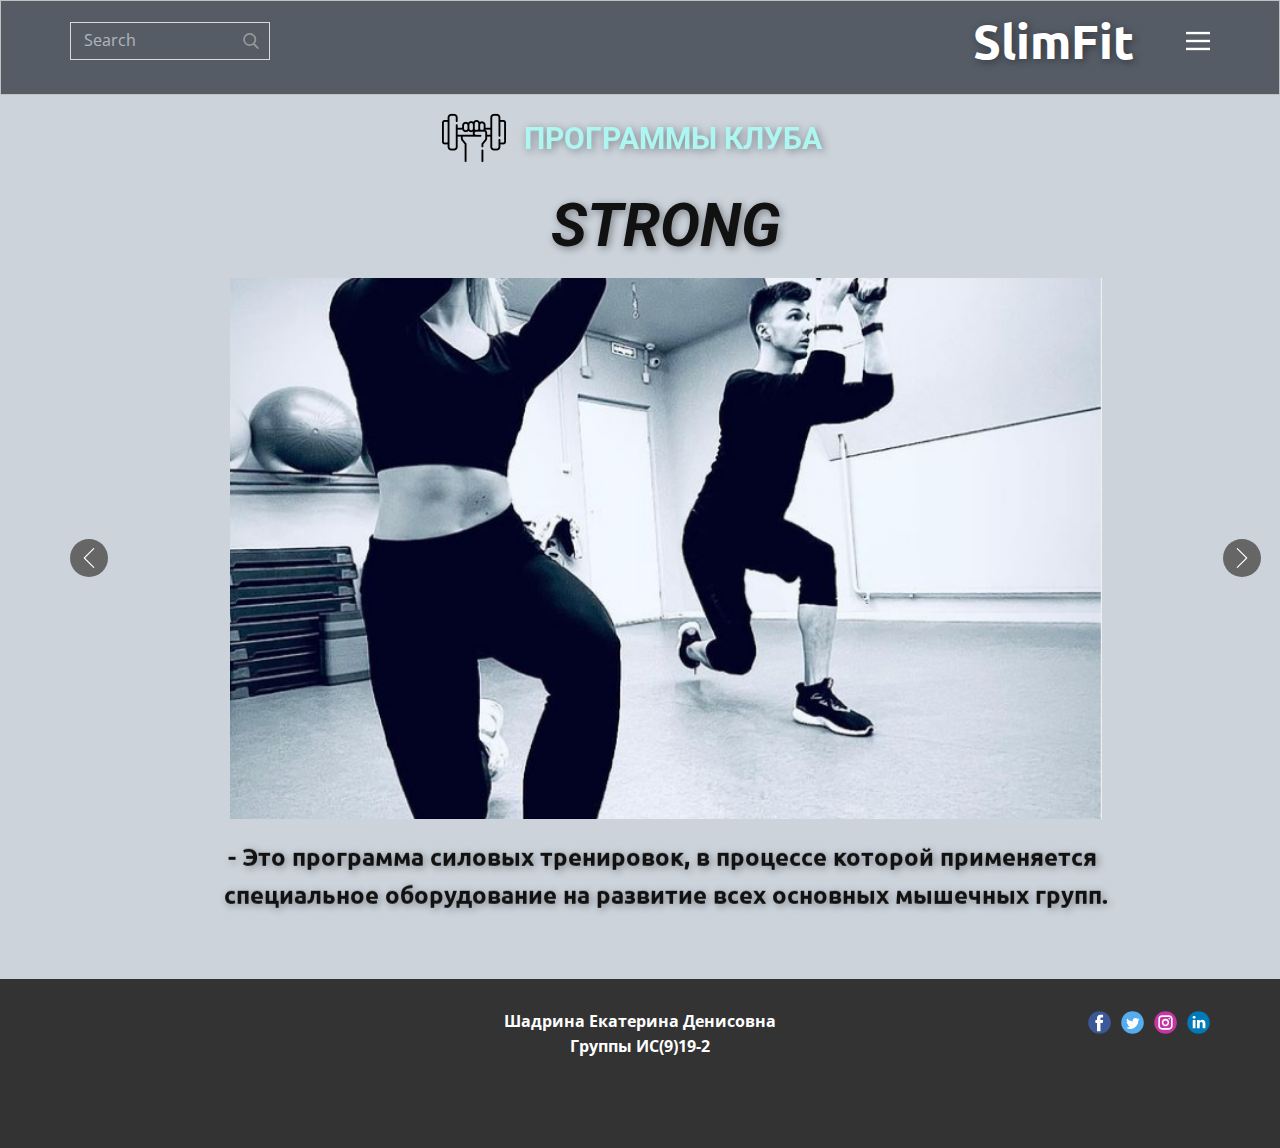
<file: index.html>
<!DOCTYPE html>
<html style="font-size: 16px;">
  <head>
    <meta name="viewport" content="width=device-width, initial-scale=1.0">
    <meta charset="utf-8">
    <meta name="keywords" content="SlimFit, Программы клуба, STRONG, BALANCE, ​Stretching, ​​Cardio">
    <meta name="description" content="">
    <meta name="page_type" content="np-template-header-footer-from-plugin">
    <title>Программы</title>
    <link rel="stylesheet" href="nicepage.css" media="screen">
<link rel="stylesheet" href="Программы.css" media="screen">
    <script class="u-script" type="text/javascript" src="jquery.js" defer=""></script>
    <script class="u-script" type="text/javascript" src="nicepage.js" defer=""></script>
    <meta name="generator" content="Nicepage 4.2.6, nicepage.com">
    <link id="u-theme-google-font" rel="stylesheet" href="https://fonts.googleapis.com/css?family=Roboto:100,100i,300,300i,400,400i,500,500i,700,700i,900,900i|Open+Sans:300,300i,400,400i,600,600i,700,700i,800,800i">
    <link id="u-page-google-font" rel="stylesheet" href="https://fonts.googleapis.com/css?family=Ubuntu:300,300i,400,400i,500,500i,700,700i">
    
    
    
    
    
    <script type="application/ld+json">{
		"@context": "http://schema.org",
		"@type": "Organization",
		"name": "",
		"sameAs": []
}</script>
    <meta name="theme-color" content="#478ac9">
    <meta property="og:title" content="Программы">
    <meta property="og:type" content="website">
  </head>
  <body data-home-page="Программы.html" data-home-page-title="Программы" class="u-body"><header class="u-align-center-xs u-border-1 u-border-grey-25 u-clearfix u-header u-palette-5-dark-2 u-header" id="sec-2549"><div class="u-clearfix u-sheet u-sheet-1">
        <h1 class="u-custom-font u-font-ubuntu u-text u-text-default u-title u-text-1">SlimFit</h1>
        <form action="#" method="get" class="u-border-1 u-border-grey-15 u-expanded-width-xs u-search u-search-right u-search-1">
          <button class="u-search-button" type="submit">
            <span class="u-search-icon u-spacing-10 u-text-grey-40">
              <svg class="u-svg-link" preserveAspectRatio="xMidYMin slice" viewBox="0 0 56.966 56.966" style=""><use xmlns:xlink="http://www.w3.org/1999/xlink" xlink:href="#svg-b04b"></use></svg>
              <svg xmlns="http://www.w3.org/2000/svg" xmlns:xlink="http://www.w3.org/1999/xlink" version="1.1" id="svg-b04b" x="0px" y="0px" viewBox="0 0 56.966 56.966" style="enable-background:new 0 0 56.966 56.966;" xml:space="preserve" class="u-svg-content"><path d="M55.146,51.887L41.588,37.786c3.486-4.144,5.396-9.358,5.396-14.786c0-12.682-10.318-23-23-23s-23,10.318-23,23  s10.318,23,23,23c4.761,0,9.298-1.436,13.177-4.162l13.661,14.208c0.571,0.593,1.339,0.92,2.162,0.92  c0.779,0,1.518-0.297,2.079-0.837C56.255,54.982,56.293,53.08,55.146,51.887z M23.984,6c9.374,0,17,7.626,17,17s-7.626,17-17,17  s-17-7.626-17-17S14.61,6,23.984,6z"></path><g></g><g></g><g></g><g></g><g></g><g></g><g></g><g></g><g></g><g></g><g></g><g></g><g></g><g></g><g></g></svg>
            </span>
          </button>
          <input class="u-search-input" type="search" name="search" value="" placeholder="Search">
        </form>
        <nav class="u-align-left u-menu u-menu-dropdown u-nav-spacing-25 u-offcanvas u-menu-1" data-responsive-from="XL">
          <div class="menu-collapse">
            <a class="u-button-style u-nav-link" href="#" style="padding: 4px 0px; font-size: calc(1em + 8px);">
              <svg class="u-svg-link" preserveAspectRatio="xMidYMin slice" viewBox="0 0 302 302" style=""><use xmlns:xlink="http://www.w3.org/1999/xlink" xlink:href="#svg-7b92"></use></svg>
              <svg xmlns="http://www.w3.org/2000/svg" xmlns:xlink="http://www.w3.org/1999/xlink" version="1.1" id="svg-7b92" x="0px" y="0px" viewBox="0 0 302 302" style="enable-background:new 0 0 302 302;" xml:space="preserve" class="u-svg-content"><g><rect y="36" width="302" height="30"></rect><rect y="236" width="302" height="30"></rect><rect y="136" width="302" height="30"></rect>
</g><g></g><g></g><g></g><g></g><g></g><g></g><g></g><g></g><g></g><g></g><g></g><g></g><g></g><g></g><g></g></svg>
            </a>
          </div>
          <div class="u-custom-menu u-nav-container">
            <ul class="u-nav u-unstyled u-nav-1"><li class="u-nav-item"><a class="u-button-style u-hover-palette-1-light-2 u-nav-link u-palette-4-dark-2 u-text-active-palette-1-light-3 u-text-hover-white" href="Главная.html" style="padding: 18px 24px;">Главная</a>
</li><li class="u-nav-item"><a class="u-button-style u-hover-palette-1-light-2 u-nav-link u-palette-4-dark-2 u-text-active-palette-1-light-3 u-text-hover-white" href="Программы.html" style="padding: 18px 24px;">Программы</a>
</li><li class="u-nav-item"><a class="u-button-style u-hover-palette-1-light-2 u-nav-link u-palette-4-dark-2 u-text-active-palette-1-light-3 u-text-hover-white" href="Расписание.html" style="padding: 18px 24px;">Расписание</a>
</li><li class="u-nav-item"><a class="u-button-style u-hover-palette-1-light-2 u-nav-link u-palette-4-dark-2 u-text-active-palette-1-light-3 u-text-hover-white" href="Тренера.html" style="padding: 18px 24px;">Тренера</a>
</li><li class="u-nav-item"><a class="u-button-style u-hover-palette-1-light-2 u-nav-link u-palette-4-dark-2 u-text-active-palette-1-light-3 u-text-hover-white" href="Новости.html" style="padding: 18px 24px;">Новости</a>
</li><li class="u-nav-item"><a class="u-button-style u-hover-palette-1-light-2 u-nav-link u-palette-4-dark-2 u-text-active-palette-1-light-3 u-text-hover-white" href="Вопросы.html" style="padding: 18px 24px;">Часто задаваемые вопросы</a>
</li></ul>
          </div>
          <div class="u-custom-menu u-nav-container-collapse">
            <div class="u-align-center u-black u-container-style u-inner-container-layout u-opacity u-opacity-95 u-sidenav">
              <div class="u-inner-container-layout u-sidenav-overflow">
                <div class="u-menu-close"></div>
                <ul class="u-align-center u-nav u-popupmenu-items u-unstyled u-nav-2"><li class="u-nav-item"><a class="u-button-style u-nav-link" href="Главная.html" style="padding: 18px 24px;">Главная</a>
</li><li class="u-nav-item"><a class="u-button-style u-nav-link" href="Программы.html" style="padding: 18px 24px;">Программы</a>
</li><li class="u-nav-item"><a class="u-button-style u-nav-link" href="Расписание.html" style="padding: 18px 24px;">Расписание</a>
</li><li class="u-nav-item"><a class="u-button-style u-nav-link" href="Тренера.html" style="padding: 18px 24px;">Тренера</a>
</li><li class="u-nav-item"><a class="u-button-style u-nav-link" href="Новости.html" style="padding: 18px 24px;">Новости</a>
</li><li class="u-nav-item"><a class="u-button-style u-nav-link" href="Вопросы.html" style="padding: 18px 24px;">Часто задаваемые вопросы</a>
</li></ul>
              </div>
            </div>
            <div class="u-black u-menu-overlay u-opacity u-opacity-70"></div>
          </div>
        </nav>
      </div></header>
    <section class="u-align-center u-clearfix u-palette-5-light-1 u-section-1" id="sec-21e0">
      <div class="u-clearfix u-sheet u-sheet-1">
        <div id="carousel-bd35" data-interval="5000" data-u-ride="carousel" class="u-carousel u-expanded-width-xs u-slider u-slider-1">
          <ol class="u-absolute-hcenter u-carousel-indicators u-hidden u-carousel-indicators-1">
            <li data-u-target="#carousel-bd35" class="u-active u-grey-30" data-u-slide-to="0"></li>
            <li data-u-target="#carousel-bd35" class="u-grey-30" data-u-slide-to="1"></li>
            <li data-u-target="#carousel-bd35" class="u-grey-30" data-u-slide-to="2"></li>
            <li data-u-target="#carousel-bd35" class="u-grey-30" data-u-slide-to="3"></li>
          </ol>
          <div class="u-carousel-inner" role="listbox">
            <div class="u-active u-carousel-item u-container-style u-slide">
              <div class="u-container-layout u-container-layout-1">
                <h4 class="u-text u-text-default u-text-1" data-animation-name="shake" data-animation-duration="1000" data-animation-direction="">STRONG</h4>
                <img alt="" class="u-image u-image-default u-image-1" data-image-width="733" data-image-height="915" src="images/Screenshot_19.png">
                <p class="u-align-center u-custom-font u-font-ubuntu u-text u-text-2" data-animation-name="slideIn" data-animation-duration="1000" data-animation-direction="Down">- Это программа силовых тренировок, в процессе которой применяется&nbsp;<br>специальное оборудование на развитие всех основных мышечных групп.
                </p>
              </div>
            </div>
            <div class="u-align-center u-carousel-item u-container-style u-slide">
              <div class="u-container-layout u-container-layout-2">
                <h4 class="u-text u-text-default u-text-3" data-animation-name="shake" data-animation-duration="1000" data-animation-direction=""> BALANCE</h4>
                <img alt="" class="u-image u-image-default u-image-2" data-image-width="733" data-image-height="918" src="images/Screenshot_1.png">
                <p class="u-align-center u-custom-font u-font-ubuntu u-text u-text-4" data-animation-name="slideIn" data-animation-duration="1000" data-animation-direction="Down"> -Помогает взаимодействию между мышечными сокращениями и&nbsp;<br>центрами координации в головном мозге.
                </p>
              </div>
            </div>
            <div class="u-align-center u-carousel-item u-container-style u-slide">
              <div class="u-container-layout u-container-layout-3">
                <h4 class="u-text u-text-default u-text-5" data-animation-name="shake" data-animation-duration="1000" data-animation-direction=""> Stretching</h4>
                <img alt="" class="u-image u-image-default u-image-3" data-image-width="516" data-image-height="433" src="images/Screenshot_6.png">
                <p class="u-align-center u-custom-font u-font-ubuntu u-text u-text-6" data-animation-name="slideIn" data-animation-duration="1000" data-animation-direction="Down"> -​Это система, в которую входят упражнения для растяжки мышц,&nbsp;<br>развития гибкости и подвижности в суставах.
                </p>
              </div>
            </div>
            <div class="u-carousel-item u-container-style u-slide">
              <div class="u-container-layout u-container-layout-4">
                <h4 class="u-align-center u-text u-text-default u-text-7" data-animation-name="shake" data-animation-duration="1000" data-animation-direction=""> Cardio</h4>
                <img alt="" class="u-image u-image-default u-image-4" data-image-width="1451" data-image-height="923" src="images/_yNE8R0kX3E.jpg">
                <p class="u-align-center u-custom-font u-font-ubuntu u-text u-text-8" data-animation-name="slideIn" data-animation-duration="1000" data-animation-direction="Down"> -​Это система, повзоляющая быстро сжигать жир, ускоряет обмен веществ<br>и являются профилактикой и лечением вегетососудистой дистонии.
                </p>
              </div>
            </div>
          </div>
          <a class="u-absolute-vcenter u-carousel-control u-carousel-control-prev u-grey-60 u-icon-circle u-spacing-9 u-carousel-control-1" href="#carousel-bd35" role="button" data-u-slide="prev">
            <span aria-hidden="true">
              <svg viewBox="0 0 477.175 477.175"><path d="M145.188,238.575l215.5-215.5c5.3-5.3,5.3-13.8,0-19.1s-13.8-5.3-19.1,0l-225.1,225.1c-5.3,5.3-5.3,13.8,0,19.1l225.1,225
                    c2.6,2.6,6.1,4,9.5,4s6.9-1.3,9.5-4c5.3-5.3,5.3-13.8,0-19.1L145.188,238.575z"></path></svg>
            </span>
            <span class="sr-only">+Previous</span>
          </a>
          <a class="u-absolute-vcenter u-carousel-control u-carousel-control-next u-grey-60 u-icon-circle u-spacing-9 u-carousel-control-2" href="#carousel-bd35" role="button" data-u-slide="next">
            <span aria-hidden="true">
              <svg viewBox="0 0 477.175 477.175"><path d="M360.731,229.075l-225.1-225.1c-5.3-5.3-13.8-5.3-19.1,0s-5.3,13.8,0,19.1l215.5,215.5l-215.5,215.5
                    c-5.3,5.3-5.3,13.8,0,19.1c2.6,2.6,6.1,4,9.5,4c3.4,0,6.9-1.3,9.5-4l225.1-225.1C365.931,242.875,365.931,234.275,360.731,229.075z"></path></svg>
            </span>
            <span class="sr-only">+Next</span>
          </a>
        </div><span class="u-file-icon u-icon u-icon-1"><img src="images/3043888.png" alt=""></span>
        <h2 class="u-text u-text-default u-text-palette-4-light-2 u-text-9">Программы клуба</h2>
      </div>
    </section>
    
    
    
    
    
    <footer class="u-align-center-md u-align-center-sm u-align-center-xs u-clearfix u-footer u-grey-80" id="sec-3bb0"><div class="u-clearfix u-sheet u-sheet-1">
        <p class="u-align-center-lg u-align-center-md u-align-center-xl u-text u-text-1">Шадрина Екатерина Денисовна<br>Группы ИС(9)19-2
        </p>
        <div class="u-align-left u-social-icons u-spacing-10 u-social-icons-1">
          <a class="u-social-url" title="facebook" target="_blank" href=""><span class="u-icon u-social-facebook u-social-icon u-icon-1"><svg class="u-svg-link" preserveAspectRatio="xMidYMin slice" viewBox="0 0 112 112" style=""><use xmlns:xlink="http://www.w3.org/1999/xlink" xlink:href="#svg-2c99"></use></svg><svg class="u-svg-content" viewBox="0 0 112 112" x="0" y="0" id="svg-2c99"><circle fill="currentColor" cx="56.1" cy="56.1" r="55"></circle><path fill="#FFFFFF" d="M73.5,31.6h-9.1c-1.4,0-3.6,0.8-3.6,3.9v8.5h12.6L72,58.3H60.8v40.8H43.9V58.3h-8V43.9h8v-9.2
            c0-6.7,3.1-17,17-17h12.5v13.9H73.5z"></path></svg></span>
          </a>
          <a class="u-social-url" title="twitter" target="_blank" href=""><span class="u-icon u-social-icon u-social-twitter u-icon-2"><svg class="u-svg-link" preserveAspectRatio="xMidYMin slice" viewBox="0 0 112 112" style=""><use xmlns:xlink="http://www.w3.org/1999/xlink" xlink:href="#svg-5c2e"></use></svg><svg class="u-svg-content" viewBox="0 0 112 112" x="0" y="0" id="svg-5c2e"><circle fill="currentColor" class="st0" cx="56.1" cy="56.1" r="55"></circle><path fill="#FFFFFF" d="M83.8,47.3c0,0.6,0,1.2,0,1.7c0,17.7-13.5,38.2-38.2,38.2C38,87.2,31,85,25,81.2c1,0.1,2.1,0.2,3.2,0.2
            c6.3,0,12.1-2.1,16.7-5.7c-5.9-0.1-10.8-4-12.5-9.3c0.8,0.2,1.7,0.2,2.5,0.2c1.2,0,2.4-0.2,3.5-0.5c-6.1-1.2-10.8-6.7-10.8-13.1
            c0-0.1,0-0.1,0-0.2c1.8,1,3.9,1.6,6.1,1.7c-3.6-2.4-6-6.5-6-11.2c0-2.5,0.7-4.8,1.8-6.7c6.6,8.1,16.5,13.5,27.6,14
            c-0.2-1-0.3-2-0.3-3.1c0-7.4,6-13.4,13.4-13.4c3.9,0,7.3,1.6,9.8,4.2c3.1-0.6,5.9-1.7,8.5-3.3c-1,3.1-3.1,5.8-5.9,7.4
            c2.7-0.3,5.3-1,7.7-2.1C88.7,43,86.4,45.4,83.8,47.3z"></path></svg></span>
          </a>
          <a class="u-social-url" title="instagram" target="_blank" href=""><span class="u-icon u-social-icon u-social-instagram u-icon-3"><svg class="u-svg-link" preserveAspectRatio="xMidYMin slice" viewBox="0 0 112 112" style=""><use xmlns:xlink="http://www.w3.org/1999/xlink" xlink:href="#svg-c52e"></use></svg><svg class="u-svg-content" viewBox="0 0 112 112" x="0" y="0" id="svg-c52e"><circle fill="currentColor" cx="56.1" cy="56.1" r="55"></circle><path fill="#FFFFFF" d="M55.9,38.2c-9.9,0-17.9,8-17.9,17.9C38,66,46,74,55.9,74c9.9,0,17.9-8,17.9-17.9C73.8,46.2,65.8,38.2,55.9,38.2
            z M55.9,66.4c-5.7,0-10.3-4.6-10.3-10.3c-0.1-5.7,4.6-10.3,10.3-10.3c5.7,0,10.3,4.6,10.3,10.3C66.2,61.8,61.6,66.4,55.9,66.4z"></path><path fill="#FFFFFF" d="M74.3,33.5c-2.3,0-4.2,1.9-4.2,4.2s1.9,4.2,4.2,4.2s4.2-1.9,4.2-4.2S76.6,33.5,74.3,33.5z"></path><path fill="#FFFFFF" d="M73.1,21.3H38.6c-9.7,0-17.5,7.9-17.5,17.5v34.5c0,9.7,7.9,17.6,17.5,17.6h34.5c9.7,0,17.5-7.9,17.5-17.5V38.8
            C90.6,29.1,82.7,21.3,73.1,21.3z M83,73.3c0,5.5-4.5,9.9-9.9,9.9H38.6c-5.5,0-9.9-4.5-9.9-9.9V38.8c0-5.5,4.5-9.9,9.9-9.9h34.5
            c5.5,0,9.9,4.5,9.9,9.9V73.3z"></path></svg></span>
          </a>
          <a class="u-social-url" title="linkedin" target="_blank" href=""><span class="u-icon u-social-icon u-social-linkedin u-icon-4"><svg class="u-svg-link" preserveAspectRatio="xMidYMin slice" viewBox="0 0 112 112" style=""><use xmlns:xlink="http://www.w3.org/1999/xlink" xlink:href="#svg-364f"></use></svg><svg class="u-svg-content" viewBox="0 0 112 112" x="0" y="0" id="svg-364f"><circle fill="currentColor" cx="56.1" cy="56.1" r="55"></circle><path fill="#FFFFFF" d="M41.3,83.7H27.9V43.4h13.4V83.7z M34.6,37.9L34.6,37.9c-4.6,0-7.5-3.1-7.5-7c0-4,3-7,7.6-7s7.4,3,7.5,7
            C42.2,34.8,39.2,37.9,34.6,37.9z M89.6,83.7H76.2V62.2c0-5.4-1.9-9.1-6.8-9.1c-3.7,0-5.9,2.5-6.9,4.9c-0.4,0.9-0.4,2.1-0.4,3.3v22.5
            H48.7c0,0,0.2-36.5,0-40.3h13.4v5.7c1.8-2.7,5-6.7,12.1-6.7c8.8,0,15.4,5.8,15.4,18.1V83.7z"></path></svg></span>
          </a>
        </div>
      </div></footer>
    <section class="u-backlink u-clearfix u-grey-80">
      <a class="u-link" href="https://nicepage.com/website-templates" target="_blank">
    </section>
  </body>
</html>
</file>
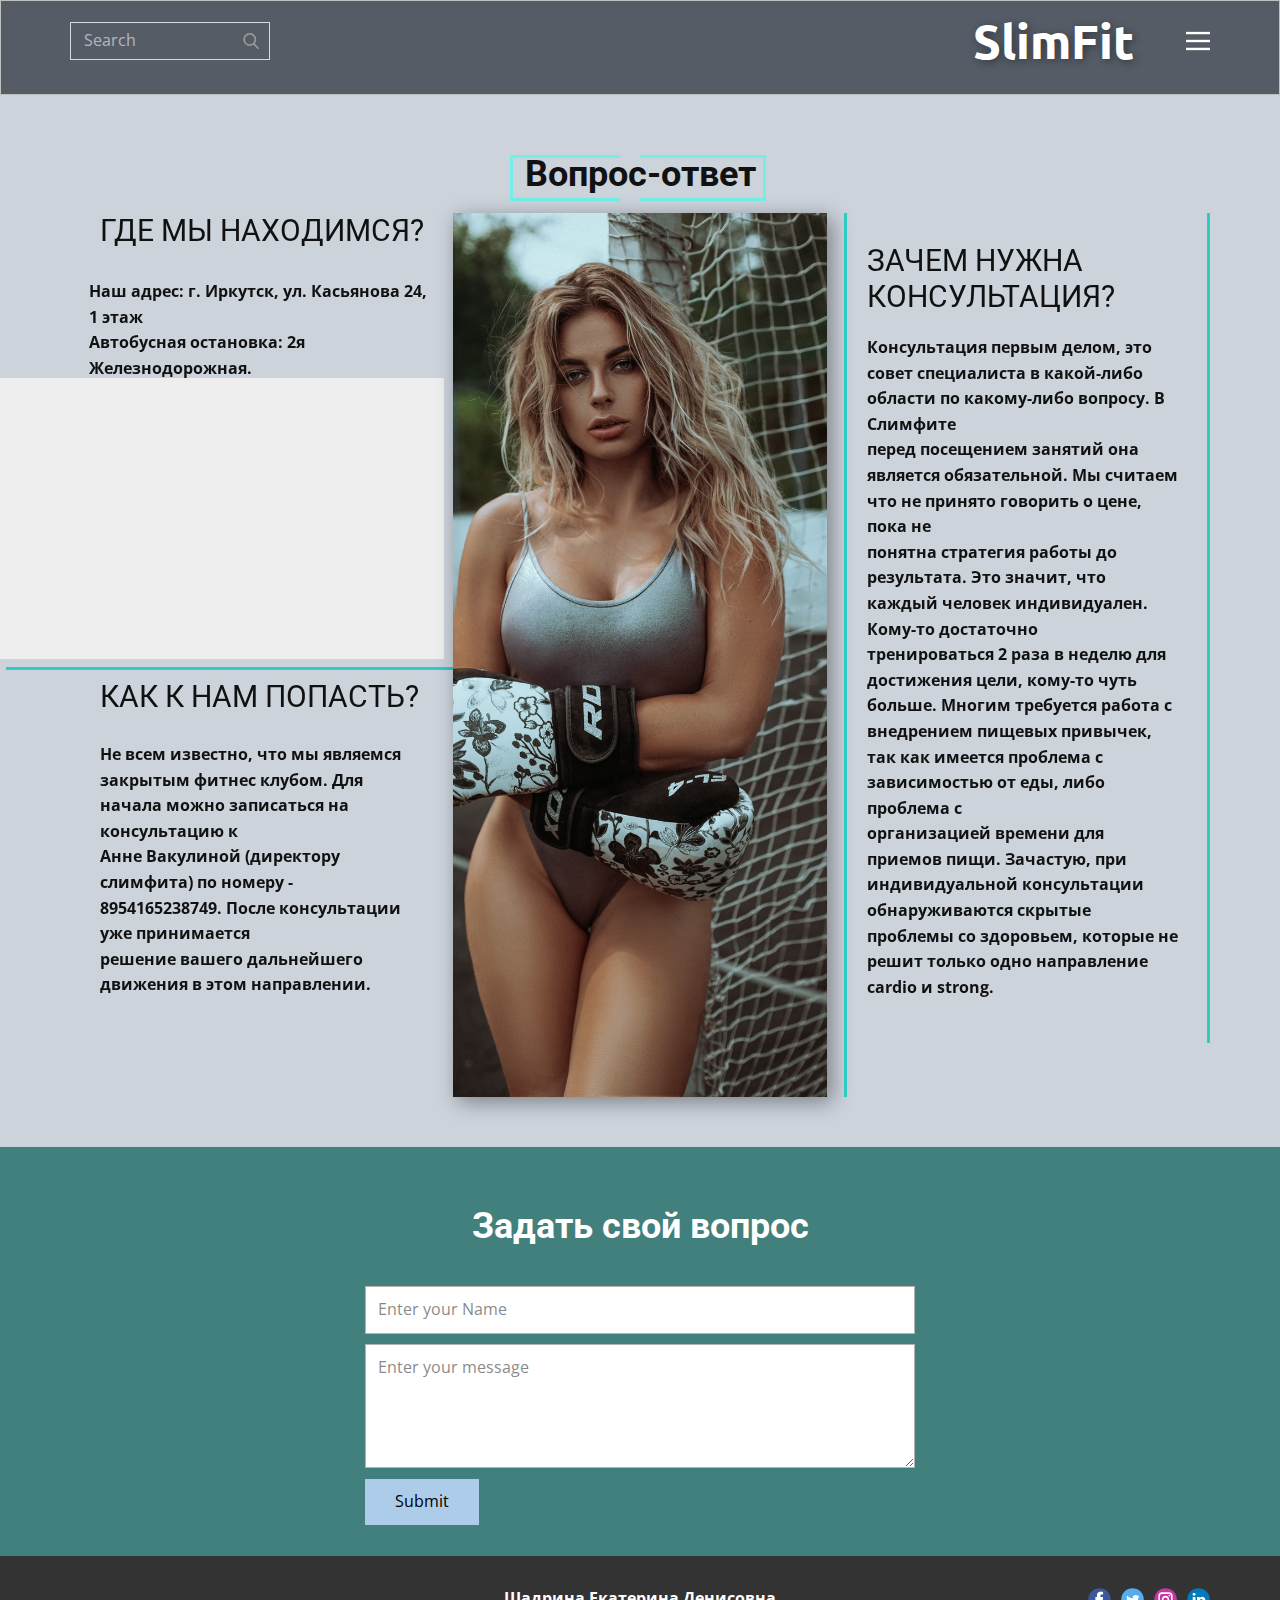
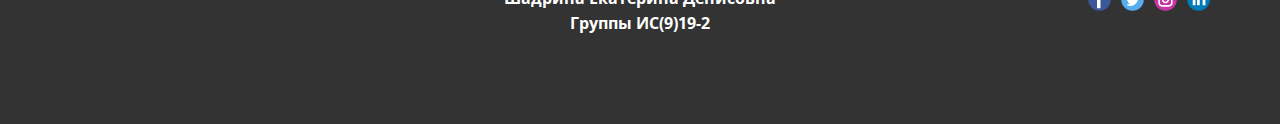
<file: Вопросы.html>
<!DOCTYPE html>
<html style="font-size: 16px;">
  <head>
    <meta name="viewport" content="width=device-width, initial-scale=1.0">
    <meta charset="utf-8">
    <meta name="keywords" content="SlimFit, вопрос-ответ">
    <meta name="description" content="">
    <meta name="page_type" content="np-template-header-footer-from-plugin">
    <title>Вопросы</title>
    <link rel="stylesheet" href="nicepage.css" media="screen">
<link rel="stylesheet" href="Вопросы.css" media="screen">
    <script class="u-script" type="text/javascript" src="jquery.js" defer=""></script>
    <script class="u-script" type="text/javascript" src="nicepage.js" defer=""></script>
    <meta name="generator" content="Nicepage 4.2.6, nicepage.com">
    <link id="u-theme-google-font" rel="stylesheet" href="https://fonts.googleapis.com/css?family=Roboto:100,100i,300,300i,400,400i,500,500i,700,700i,900,900i|Open+Sans:300,300i,400,400i,600,600i,700,700i,800,800i">
    <link id="u-page-google-font" rel="stylesheet" href="https://fonts.googleapis.com/css?family=Roboto:100,100i,300,300i,400,400i,500,500i,700,700i,900,900i|Ubuntu:300,300i,400,400i,500,500i,700,700i">
    
    
    
    
    
    
    <script type="application/ld+json">{
		"@context": "http://schema.org",
		"@type": "Organization",
		"name": "",
		"sameAs": []
}</script>
    <meta name="theme-color" content="#478ac9">
    <meta property="og:title" content="Вопросы">
    <meta property="og:type" content="website">
  </head>
  <body class="u-body"><header class="u-align-center-xs u-border-1 u-border-grey-25 u-clearfix u-header u-palette-5-dark-2 u-header" id="sec-2549"><div class="u-clearfix u-sheet u-sheet-1">
        <h1 class="u-custom-font u-font-ubuntu u-text u-text-default u-title u-text-1">SlimFit</h1>
        <form action="#" method="get" class="u-border-1 u-border-grey-15 u-expanded-width-xs u-search u-search-right u-search-1">
          <button class="u-search-button" type="submit">
            <span class="u-search-icon u-spacing-10 u-text-grey-40">
              <svg class="u-svg-link" preserveAspectRatio="xMidYMin slice" viewBox="0 0 56.966 56.966" style=""><use xmlns:xlink="http://www.w3.org/1999/xlink" xlink:href="#svg-b04b"></use></svg>
              <svg xmlns="http://www.w3.org/2000/svg" xmlns:xlink="http://www.w3.org/1999/xlink" version="1.1" id="svg-b04b" x="0px" y="0px" viewBox="0 0 56.966 56.966" style="enable-background:new 0 0 56.966 56.966;" xml:space="preserve" class="u-svg-content"><path d="M55.146,51.887L41.588,37.786c3.486-4.144,5.396-9.358,5.396-14.786c0-12.682-10.318-23-23-23s-23,10.318-23,23  s10.318,23,23,23c4.761,0,9.298-1.436,13.177-4.162l13.661,14.208c0.571,0.593,1.339,0.92,2.162,0.92  c0.779,0,1.518-0.297,2.079-0.837C56.255,54.982,56.293,53.08,55.146,51.887z M23.984,6c9.374,0,17,7.626,17,17s-7.626,17-17,17  s-17-7.626-17-17S14.61,6,23.984,6z"></path><g></g><g></g><g></g><g></g><g></g><g></g><g></g><g></g><g></g><g></g><g></g><g></g><g></g><g></g><g></g></svg>
            </span>
          </button>
          <input class="u-search-input" type="search" name="search" value="" placeholder="Search">
        </form>
        <nav class="u-align-left u-menu u-menu-dropdown u-nav-spacing-25 u-offcanvas u-menu-1" data-responsive-from="XL">
          <div class="menu-collapse">
            <a class="u-button-style u-nav-link" href="#" style="padding: 4px 0px; font-size: calc(1em + 8px);">
              <svg class="u-svg-link" preserveAspectRatio="xMidYMin slice" viewBox="0 0 302 302" style=""><use xmlns:xlink="http://www.w3.org/1999/xlink" xlink:href="#svg-7b92"></use></svg>
              <svg xmlns="http://www.w3.org/2000/svg" xmlns:xlink="http://www.w3.org/1999/xlink" version="1.1" id="svg-7b92" x="0px" y="0px" viewBox="0 0 302 302" style="enable-background:new 0 0 302 302;" xml:space="preserve" class="u-svg-content"><g><rect y="36" width="302" height="30"></rect><rect y="236" width="302" height="30"></rect><rect y="136" width="302" height="30"></rect>
</g><g></g><g></g><g></g><g></g><g></g><g></g><g></g><g></g><g></g><g></g><g></g><g></g><g></g><g></g><g></g></svg>
            </a>
          </div>
          <div class="u-custom-menu u-nav-container">
            <ul class="u-nav u-unstyled u-nav-1"><li class="u-nav-item"><a class="u-button-style u-hover-palette-1-light-2 u-nav-link u-palette-4-dark-2 u-text-active-palette-1-light-3 u-text-hover-white" href="Главная.html" style="padding: 18px 24px;">Главная</a>
</li><li class="u-nav-item"><a class="u-button-style u-hover-palette-1-light-2 u-nav-link u-palette-4-dark-2 u-text-active-palette-1-light-3 u-text-hover-white" href="Программы.html" style="padding: 18px 24px;">Программы</a>
</li><li class="u-nav-item"><a class="u-button-style u-hover-palette-1-light-2 u-nav-link u-palette-4-dark-2 u-text-active-palette-1-light-3 u-text-hover-white" href="Расписание.html" style="padding: 18px 24px;">Расписание</a>
</li><li class="u-nav-item"><a class="u-button-style u-hover-palette-1-light-2 u-nav-link u-palette-4-dark-2 u-text-active-palette-1-light-3 u-text-hover-white" href="Тренера.html" style="padding: 18px 24px;">Тренера</a>
</li><li class="u-nav-item"><a class="u-button-style u-hover-palette-1-light-2 u-nav-link u-palette-4-dark-2 u-text-active-palette-1-light-3 u-text-hover-white" href="Новости.html" style="padding: 18px 24px;">Новости</a>
</li><li class="u-nav-item"><a class="u-button-style u-hover-palette-1-light-2 u-nav-link u-palette-4-dark-2 u-text-active-palette-1-light-3 u-text-hover-white" href="Вопросы.html" style="padding: 18px 24px;">Часто задаваемые вопросы</a>
</li></ul>
          </div>
          <div class="u-custom-menu u-nav-container-collapse">
            <div class="u-align-center u-black u-container-style u-inner-container-layout u-opacity u-opacity-95 u-sidenav">
              <div class="u-inner-container-layout u-sidenav-overflow">
                <div class="u-menu-close"></div>
                <ul class="u-align-center u-nav u-popupmenu-items u-unstyled u-nav-2"><li class="u-nav-item"><a class="u-button-style u-nav-link" href="Главная.html" style="padding: 18px 24px;">Главная</a>
</li><li class="u-nav-item"><a class="u-button-style u-nav-link" href="Программы.html" style="padding: 18px 24px;">Программы</a>
</li><li class="u-nav-item"><a class="u-button-style u-nav-link" href="Расписание.html" style="padding: 18px 24px;">Расписание</a>
</li><li class="u-nav-item"><a class="u-button-style u-nav-link" href="Тренера.html" style="padding: 18px 24px;">Тренера</a>
</li><li class="u-nav-item"><a class="u-button-style u-nav-link" href="Новости.html" style="padding: 18px 24px;">Новости</a>
</li><li class="u-nav-item"><a class="u-button-style u-nav-link" href="Вопросы.html" style="padding: 18px 24px;">Часто задаваемые вопросы</a>
</li></ul>
              </div>
            </div>
            <div class="u-black u-menu-overlay u-opacity u-opacity-70"></div>
          </div>
        </nav>
      </div></header>
    <section class="u-align-center-lg u-align-center-md u-align-center-xl u-align-left-sm u-align-left-xs u-clearfix u-palette-5-light-1 u-section-1" data-image-width="2000" data-image-height="1333" id="sec-16f3">
      <div class="u-clearfix u-sheet u-sheet-1">
        <h2 class="u-custom-font u-font-roboto u-text u-text-default u-text-1">Вопрос-ответ</h2>
        <div class="u-border-3 u-border-palette-4-light-1 u-shape u-shape-right u-shape-1"></div>
        <div class="u-border-3 u-border-palette-4-light-1 u-shape u-shape-left u-shape-2"></div>
        <div class="u-border-3 u-border-palette-4-dark-1 u-line u-line-horizontal u-line-1"></div>
        <div class="u-clearfix u-expanded-width u-gutter-10 u-layout-wrap u-layout-wrap-1">
          <div class="u-gutter-0 u-layout">
            <div class="u-layout-row">
              <div class="u-size-20 u-size-30-md">
                <div class="u-layout-col">
                  <div class="u-align-left u-container-style u-layout-cell u-left-cell u-size-30 u-layout-cell-1">
                    <div class="u-container-layout u-container-layout-1">
                      <h3 class="u-text u-text-default u-text-2" data-animation-name="fadeIn" data-animation-duration="1000" data-animation-direction=""> ГДЕ МЫ НАХОДИМСЯ?</h3>
                      <p class="u-text u-text-3" data-animation-name="rotateIn" data-animation-duration="1000" data-animation-direction=""> Наш адрес: г. Иркутск, ул. Касьянова 24,&nbsp;<br>1 этаж<br>Автобусная остановка: 2я Железнодорожная.
                      </p>
                    </div>
                  </div>
                  <div class="u-align-left u-container-style u-layout-cell u-left-cell u-size-30 u-layout-cell-2">
                    <div class="u-container-layout u-container-layout-2">
                      <div class="u-grey-light-2 u-map u-map-1">
                        <div class="embed-responsive">
                          <iframe class="embed-responsive-item" src="https://www.google.com/maps/embed?pb=!1m18!1m12!1m3!1d2440.726128644409!2d104.24343631599267!3d52.284673861394424!2m3!1f0!2f0!3f0!3m2!1i1024!2i768!4f13.1!3m3!1m2!1s0x5da83b672559b431%3A0x57949684c419109d!2sSlim%20Fit!5e0!3m2!1sru!2sru!4v1640333558154!5m2!1sru!2sru" data-map="[base64]"></iframe>
                        </div>
                      </div>
                      <h3 class="u-text u-text-4" data-animation-name="fadeIn" data-animation-duration="1000" data-animation-direction=""> КАК К НАМ ПОПАСТЬ?</h3>
                      <p class="u-text u-text-5" data-animation-name="rotateIn" data-animation-duration="1000" data-animation-direction=""> Не всем известно, что мы являемся закрытым фитнес клубом. Для начала можно записаться на консультацию к<br>Анне Вакулиной (директору слимфита) по номеру - 8954165238749. После консультации уже принимается<br>решение вашего дальнейшего движения в этом направлении.
                      </p>
                    </div>
                  </div>
                </div>
              </div>
              <div class="u-size-20 u-size-30-md">
                <div class="u-layout-row">
                  <div class="u-align-left u-container-style u-image u-layout-cell u-size-60 u-image-1" src="" data-image-width="1221" data-image-height="1600" data-animation-name="flash" data-animation-duration="1000" data-animation-direction="">
                    <div class="u-container-layout u-valign-top u-container-layout-3" src=""></div>
                  </div>
                </div>
              </div>
              <div class="u-size-20 u-size-60-md">
                <div class="u-layout-col">
                  <div class="u-align-left u-container-style u-layout-cell u-right-cell u-size-60 u-layout-cell-4">
                    <div class="u-container-layout u-container-layout-4">
                      <h3 class="u-text u-text-default u-text-6" data-animation-name="fadeIn" data-animation-duration="1000" data-animation-direction=""> ЗАЧЕМ НУЖНА КОНСУЛЬТАЦИЯ?</h3>
                      <p class="u-text u-text-7" data-animation-name="rotateIn" data-animation-duration="1000" data-animation-direction=""> Консультация первым делом, это совет специалиста в какой-либо области по какому-либо вопросу. В Слимфите<br>перед посещением занятий она является обязательной. Мы считаем что не принято говорить о цене, пока не<br>понятна стратегия работы до результата. Это значит, что каждый человек индивидуален. Кому-то достаточно<br>тренироваться 2 раза в неделю для достижения цели, кому-то чуть больше. Многим требуется работа с<br>внедрением пищевых привычек, так как имеется проблема с зависимостью от еды, либо проблема с<br>организацией времени для приемов пищи. Зачастую, при индивидуальной консультации обнаруживаются скрытые<br>проблемы со здоровьем, которые не решит только одно направление cardio и strong.
                      </p>
                      <div class="u-border-3 u-border-palette-4-dark-1 u-expanded-height u-line u-line-vertical u-line-2"></div>
                      <div class="u-border-3 u-border-palette-4-dark-1 u-expanded-height u-line u-line-vertical u-line-3"></div>
                      <div class="u-border-3 u-border-palette-4-dark-1 u-expanded-height u-line u-line-vertical u-line-4"></div>
                      <div class="u-border-3 u-border-palette-4-dark-1 u-expanded-height u-line u-line-vertical u-line-5"></div>
                      <div class="u-border-3 u-border-palette-4-dark-1 u-line u-line-vertical u-line-6"></div>
                    </div>
                  </div>
                </div>
              </div>
            </div>
          </div>
        </div>
      </div>
    </section>
    <section class="u-align-center u-clearfix u-palette-4-dark-2 u-section-2" id="sec-5ac6">
      <div class="u-clearfix u-sheet u-sheet-1">
        <h2 class="u-text u-text-default u-text-1">Задать свой вопрос</h2>
        <div class="u-form u-form-1">
          <form action="#" method="POST" class="u-clearfix u-form-spacing-10 u-form-vertical u-inner-form" style="padding: 10px" source="custom" name="form">
            <div class="u-form-group u-form-name">
              <label for="name-3b9a" class="u-form-control-hidden u-label">Name</label>
              <input type="text" placeholder="Enter your Name" id="name-3b9a" name="name" class="u-border-1 u-border-grey-30 u-input u-input-rectangle u-white" required="">
            </div>
            <div class="u-form-group u-form-message">
              <label for="message-3b9a" class="u-form-control-hidden u-label">Message</label>
              <textarea placeholder="Enter your message" rows="4" cols="50" id="message-3b9a" name="message" class="u-border-1 u-border-grey-30 u-input u-input-rectangle u-white" required=""></textarea>
            </div>
            <div class="u-align-left u-form-group u-form-submit">
              <a href="#" class="u-btn u-btn-submit u-button-style">Submit</a>
              <input type="submit" value="submit" class="u-form-control-hidden">
            </div>
            <div class="u-form-send-message u-form-send-success"> Thank you! Your message has been sent. </div>
            <div class="u-form-send-error u-form-send-message"> Unable to send your message. Please fix errors then try again. </div>
            <input type="hidden" value="" name="recaptchaResponse">
          </form>
        </div>
      </div>
    </section>
    
    
    
    
    
    <footer class="u-align-center-md u-align-center-sm u-align-center-xs u-clearfix u-footer u-grey-80" id="sec-3bb0"><div class="u-clearfix u-sheet u-sheet-1">
        <p class="u-align-center-lg u-align-center-md u-align-center-xl u-text u-text-1">Шадрина Екатерина Денисовна<br>Группы ИС(9)19-2
        </p>
        <div class="u-align-left u-social-icons u-spacing-10 u-social-icons-1">
          <a class="u-social-url" title="facebook" target="_blank" href=""><span class="u-icon u-social-facebook u-social-icon u-icon-1"><svg class="u-svg-link" preserveAspectRatio="xMidYMin slice" viewBox="0 0 112 112" style=""><use xmlns:xlink="http://www.w3.org/1999/xlink" xlink:href="#svg-2c99"></use></svg><svg class="u-svg-content" viewBox="0 0 112 112" x="0" y="0" id="svg-2c99"><circle fill="currentColor" cx="56.1" cy="56.1" r="55"></circle><path fill="#FFFFFF" d="M73.5,31.6h-9.1c-1.4,0-3.6,0.8-3.6,3.9v8.5h12.6L72,58.3H60.8v40.8H43.9V58.3h-8V43.9h8v-9.2
            c0-6.7,3.1-17,17-17h12.5v13.9H73.5z"></path></svg></span>
          </a>
          <a class="u-social-url" title="twitter" target="_blank" href=""><span class="u-icon u-social-icon u-social-twitter u-icon-2"><svg class="u-svg-link" preserveAspectRatio="xMidYMin slice" viewBox="0 0 112 112" style=""><use xmlns:xlink="http://www.w3.org/1999/xlink" xlink:href="#svg-5c2e"></use></svg><svg class="u-svg-content" viewBox="0 0 112 112" x="0" y="0" id="svg-5c2e"><circle fill="currentColor" class="st0" cx="56.1" cy="56.1" r="55"></circle><path fill="#FFFFFF" d="M83.8,47.3c0,0.6,0,1.2,0,1.7c0,17.7-13.5,38.2-38.2,38.2C38,87.2,31,85,25,81.2c1,0.1,2.1,0.2,3.2,0.2
            c6.3,0,12.1-2.1,16.7-5.7c-5.9-0.1-10.8-4-12.5-9.3c0.8,0.2,1.7,0.2,2.5,0.2c1.2,0,2.4-0.2,3.5-0.5c-6.1-1.2-10.8-6.7-10.8-13.1
            c0-0.1,0-0.1,0-0.2c1.8,1,3.9,1.6,6.1,1.7c-3.6-2.4-6-6.5-6-11.2c0-2.5,0.7-4.8,1.8-6.7c6.6,8.1,16.5,13.5,27.6,14
            c-0.2-1-0.3-2-0.3-3.1c0-7.4,6-13.4,13.4-13.4c3.9,0,7.3,1.6,9.8,4.2c3.1-0.6,5.9-1.7,8.5-3.3c-1,3.1-3.1,5.8-5.9,7.4
            c2.7-0.3,5.3-1,7.7-2.1C88.7,43,86.4,45.4,83.8,47.3z"></path></svg></span>
          </a>
          <a class="u-social-url" title="instagram" target="_blank" href=""><span class="u-icon u-social-icon u-social-instagram u-icon-3"><svg class="u-svg-link" preserveAspectRatio="xMidYMin slice" viewBox="0 0 112 112" style=""><use xmlns:xlink="http://www.w3.org/1999/xlink" xlink:href="#svg-c52e"></use></svg><svg class="u-svg-content" viewBox="0 0 112 112" x="0" y="0" id="svg-c52e"><circle fill="currentColor" cx="56.1" cy="56.1" r="55"></circle><path fill="#FFFFFF" d="M55.9,38.2c-9.9,0-17.9,8-17.9,17.9C38,66,46,74,55.9,74c9.9,0,17.9-8,17.9-17.9C73.8,46.2,65.8,38.2,55.9,38.2
            z M55.9,66.4c-5.7,0-10.3-4.6-10.3-10.3c-0.1-5.7,4.6-10.3,10.3-10.3c5.7,0,10.3,4.6,10.3,10.3C66.2,61.8,61.6,66.4,55.9,66.4z"></path><path fill="#FFFFFF" d="M74.3,33.5c-2.3,0-4.2,1.9-4.2,4.2s1.9,4.2,4.2,4.2s4.2-1.9,4.2-4.2S76.6,33.5,74.3,33.5z"></path><path fill="#FFFFFF" d="M73.1,21.3H38.6c-9.7,0-17.5,7.9-17.5,17.5v34.5c0,9.7,7.9,17.6,17.5,17.6h34.5c9.7,0,17.5-7.9,17.5-17.5V38.8
            C90.6,29.1,82.7,21.3,73.1,21.3z M83,73.3c0,5.5-4.5,9.9-9.9,9.9H38.6c-5.5,0-9.9-4.5-9.9-9.9V38.8c0-5.5,4.5-9.9,9.9-9.9h34.5
            c5.5,0,9.9,4.5,9.9,9.9V73.3z"></path></svg></span>
          </a>
          <a class="u-social-url" title="linkedin" target="_blank" href=""><span class="u-icon u-social-icon u-social-linkedin u-icon-4"><svg class="u-svg-link" preserveAspectRatio="xMidYMin slice" viewBox="0 0 112 112" style=""><use xmlns:xlink="http://www.w3.org/1999/xlink" xlink:href="#svg-364f"></use></svg><svg class="u-svg-content" viewBox="0 0 112 112" x="0" y="0" id="svg-364f"><circle fill="currentColor" cx="56.1" cy="56.1" r="55"></circle><path fill="#FFFFFF" d="M41.3,83.7H27.9V43.4h13.4V83.7z M34.6,37.9L34.6,37.9c-4.6,0-7.5-3.1-7.5-7c0-4,3-7,7.6-7s7.4,3,7.5,7
            C42.2,34.8,39.2,37.9,34.6,37.9z M89.6,83.7H76.2V62.2c0-5.4-1.9-9.1-6.8-9.1c-3.7,0-5.9,2.5-6.9,4.9c-0.4,0.9-0.4,2.1-0.4,3.3v22.5
            H48.7c0,0,0.2-36.5,0-40.3h13.4v5.7c1.8-2.7,5-6.7,12.1-6.7c8.8,0,15.4,5.8,15.4,18.1V83.7z"></path></svg></span>
          </a>
        </div>
      </div></footer>
    <section class="u-backlink u-clearfix u-grey-80">
      <a class="u-link" href="https://nicepage.com/website-templates" target="_blank">
    </section>
  </body>
</html>
</file>
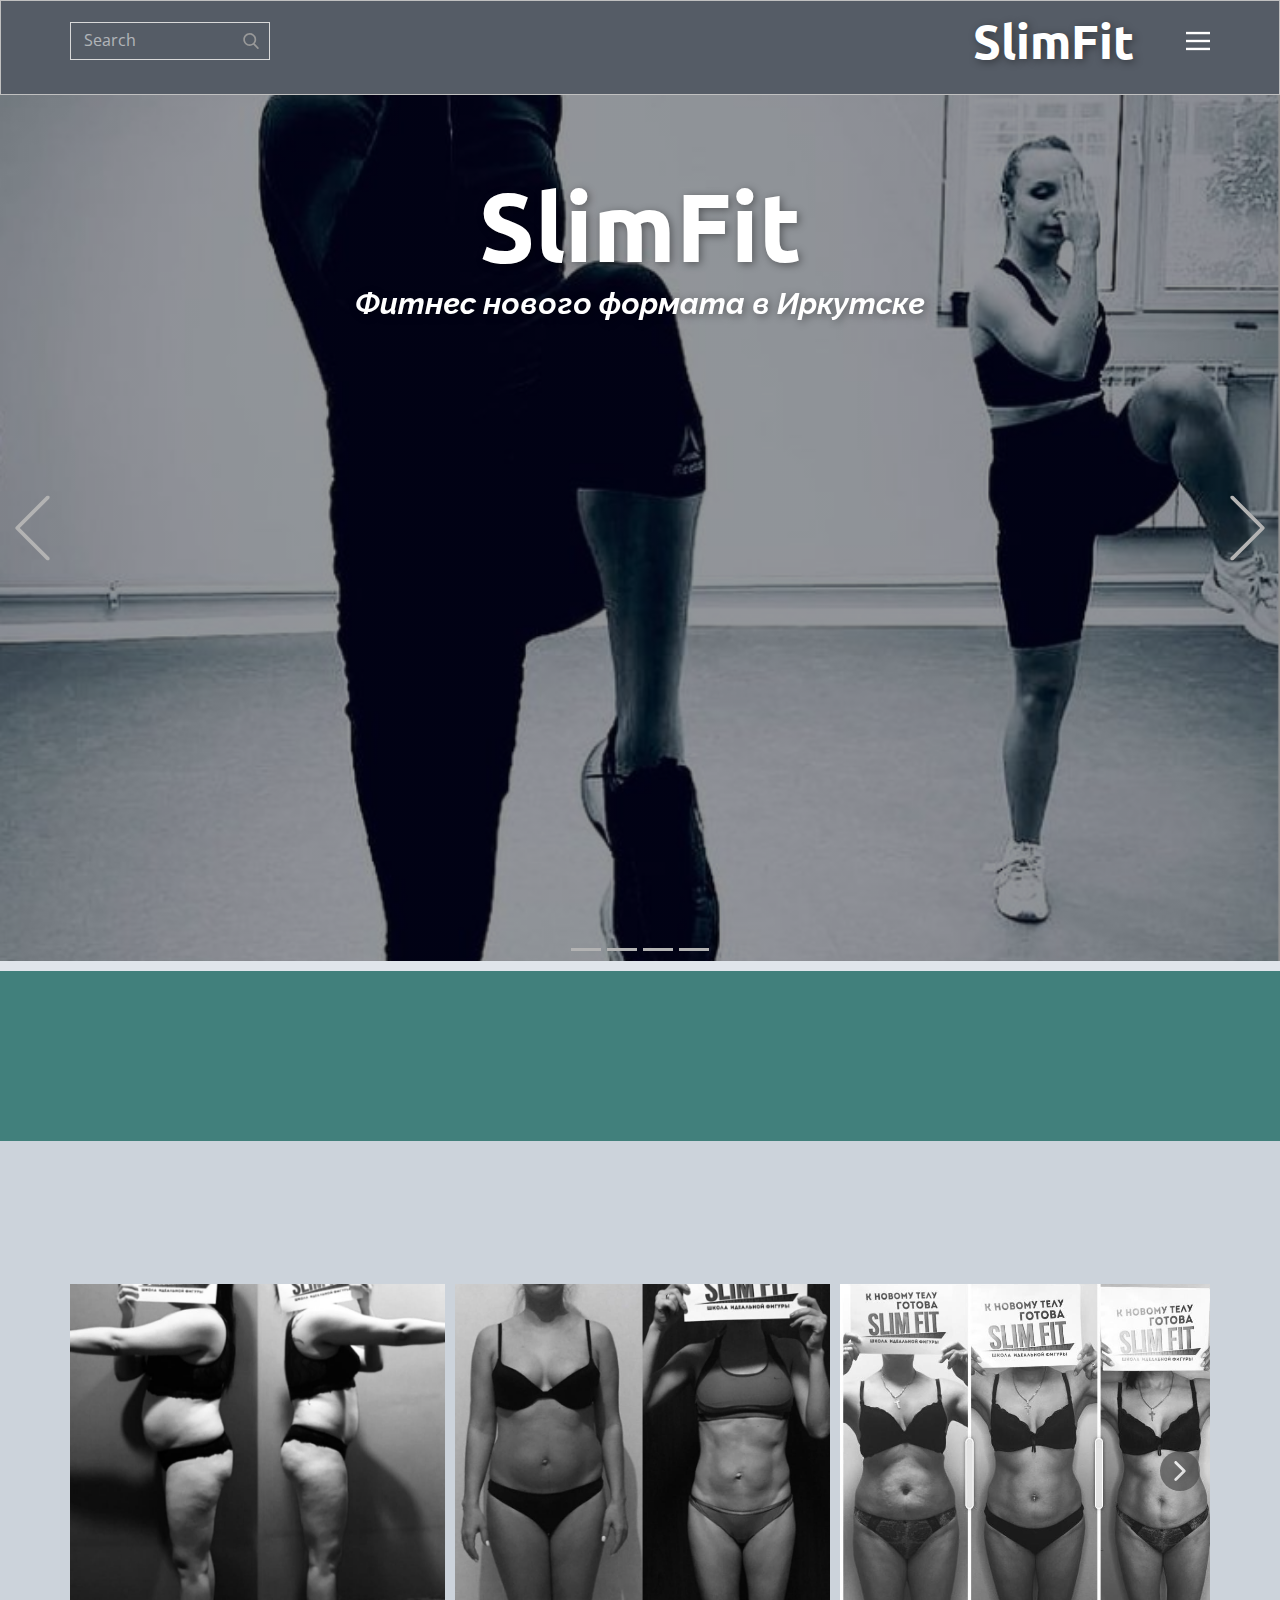
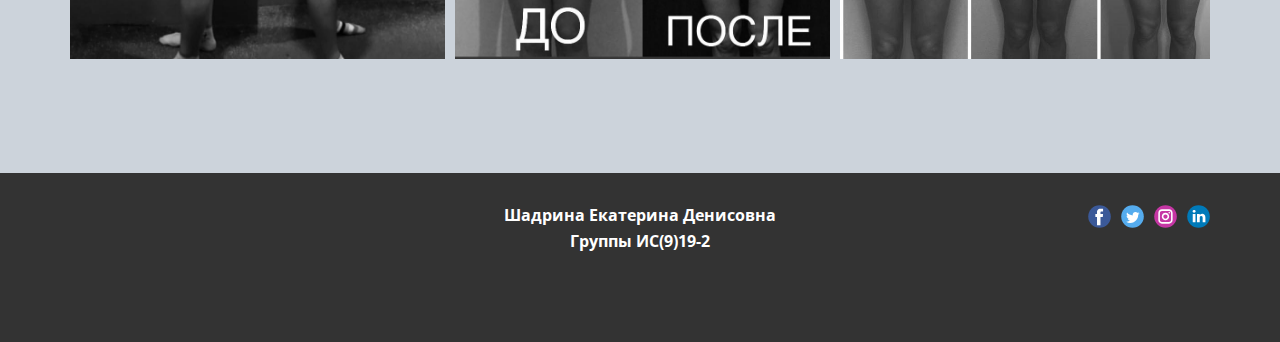
<file: Главная.html>
<!DOCTYPE html>
<html style="font-size: 16px;">
  <head>
    <meta name="viewport" content="width=device-width, initial-scale=1.0">
    <meta charset="utf-8">
    <meta name="keywords" content="SlimFit, вопрос-ответ">
    <meta name="description" content="">
    <meta name="page_type" content="np-template-header-footer-from-plugin">
    <title>Главная</title>
    <link rel="stylesheet" href="nicepage.css" media="screen">
<link rel="stylesheet" href="Главная.css" media="screen">
    <script class="u-script" type="text/javascript" src="jquery.js" defer=""></script>
    <script class="u-script" type="text/javascript" src="nicepage.js" defer=""></script>
    <meta name="generator" content="Nicepage 4.2.6, nicepage.com">
    <link id="u-theme-google-font" rel="stylesheet" href="https://fonts.googleapis.com/css?family=Roboto:100,100i,300,300i,400,400i,500,500i,700,700i,900,900i|Open+Sans:300,300i,400,400i,600,600i,700,700i,800,800i">
    <link id="u-page-google-font" rel="stylesheet" href="https://fonts.googleapis.com/css?family=Ubuntu:300,300i,400,400i,500,500i,700,700i|Raleway:100,100i,200,200i,300,300i,400,400i,500,500i,600,600i,700,700i,800,800i,900,900i">
    
    
    
    
    
    
    
    
    <script type="application/ld+json">{
		"@context": "http://schema.org",
		"@type": "Organization",
		"name": "",
		"sameAs": []
}</script>
    <meta name="theme-color" content="#478ac9">
    <meta property="og:title" content="Главная">
    <meta property="og:type" content="website">
  </head>
  <body class="u-body"><header class="u-align-center-xs u-border-1 u-border-grey-25 u-clearfix u-header u-palette-5-dark-2 u-header" id="sec-2549"><div class="u-clearfix u-sheet u-sheet-1">
        <h1 class="u-custom-font u-font-ubuntu u-text u-text-default u-title u-text-1">SlimFit</h1>
        <form action="#" method="get" class="u-border-1 u-border-grey-15 u-expanded-width-xs u-search u-search-right u-search-1">
          <button class="u-search-button" type="submit">
            <span class="u-search-icon u-spacing-10 u-text-grey-40">
              <svg class="u-svg-link" preserveAspectRatio="xMidYMin slice" viewBox="0 0 56.966 56.966" style=""><use xmlns:xlink="http://www.w3.org/1999/xlink" xlink:href="#svg-b04b"></use></svg>
              <svg xmlns="http://www.w3.org/2000/svg" xmlns:xlink="http://www.w3.org/1999/xlink" version="1.1" id="svg-b04b" x="0px" y="0px" viewBox="0 0 56.966 56.966" style="enable-background:new 0 0 56.966 56.966;" xml:space="preserve" class="u-svg-content"><path d="M55.146,51.887L41.588,37.786c3.486-4.144,5.396-9.358,5.396-14.786c0-12.682-10.318-23-23-23s-23,10.318-23,23  s10.318,23,23,23c4.761,0,9.298-1.436,13.177-4.162l13.661,14.208c0.571,0.593,1.339,0.92,2.162,0.92  c0.779,0,1.518-0.297,2.079-0.837C56.255,54.982,56.293,53.08,55.146,51.887z M23.984,6c9.374,0,17,7.626,17,17s-7.626,17-17,17  s-17-7.626-17-17S14.61,6,23.984,6z"></path><g></g><g></g><g></g><g></g><g></g><g></g><g></g><g></g><g></g><g></g><g></g><g></g><g></g><g></g><g></g></svg>
            </span>
          </button>
          <input class="u-search-input" type="search" name="search" value="" placeholder="Search">
        </form>
        <nav class="u-align-left u-menu u-menu-dropdown u-nav-spacing-25 u-offcanvas u-menu-1" data-responsive-from="XL">
          <div class="menu-collapse">
            <a class="u-button-style u-nav-link" href="#" style="padding: 4px 0px; font-size: calc(1em + 8px);">
              <svg class="u-svg-link" preserveAspectRatio="xMidYMin slice" viewBox="0 0 302 302" style=""><use xmlns:xlink="http://www.w3.org/1999/xlink" xlink:href="#svg-7b92"></use></svg>
              <svg xmlns="http://www.w3.org/2000/svg" xmlns:xlink="http://www.w3.org/1999/xlink" version="1.1" id="svg-7b92" x="0px" y="0px" viewBox="0 0 302 302" style="enable-background:new 0 0 302 302;" xml:space="preserve" class="u-svg-content"><g><rect y="36" width="302" height="30"></rect><rect y="236" width="302" height="30"></rect><rect y="136" width="302" height="30"></rect>
</g><g></g><g></g><g></g><g></g><g></g><g></g><g></g><g></g><g></g><g></g><g></g><g></g><g></g><g></g><g></g></svg>
            </a>
          </div>
          <div class="u-custom-menu u-nav-container">
            <ul class="u-nav u-unstyled u-nav-1"><li class="u-nav-item"><a class="u-button-style u-hover-palette-1-light-2 u-nav-link u-palette-4-dark-2 u-text-active-palette-1-light-3 u-text-hover-white" href="Главная.html" style="padding: 18px 24px;">Главная</a>
</li><li class="u-nav-item"><a class="u-button-style u-hover-palette-1-light-2 u-nav-link u-palette-4-dark-2 u-text-active-palette-1-light-3 u-text-hover-white" href="Программы.html" style="padding: 18px 24px;">Программы</a>
</li><li class="u-nav-item"><a class="u-button-style u-hover-palette-1-light-2 u-nav-link u-palette-4-dark-2 u-text-active-palette-1-light-3 u-text-hover-white" href="Расписание.html" style="padding: 18px 24px;">Расписание</a>
</li><li class="u-nav-item"><a class="u-button-style u-hover-palette-1-light-2 u-nav-link u-palette-4-dark-2 u-text-active-palette-1-light-3 u-text-hover-white" href="Тренера.html" style="padding: 18px 24px;">Тренера</a>
</li><li class="u-nav-item"><a class="u-button-style u-hover-palette-1-light-2 u-nav-link u-palette-4-dark-2 u-text-active-palette-1-light-3 u-text-hover-white" href="Новости.html" style="padding: 18px 24px;">Новости</a>
</li><li class="u-nav-item"><a class="u-button-style u-hover-palette-1-light-2 u-nav-link u-palette-4-dark-2 u-text-active-palette-1-light-3 u-text-hover-white" href="Вопросы.html" style="padding: 18px 24px;">Часто задаваемые вопросы</a>
</li></ul>
          </div>
          <div class="u-custom-menu u-nav-container-collapse">
            <div class="u-align-center u-black u-container-style u-inner-container-layout u-opacity u-opacity-95 u-sidenav">
              <div class="u-inner-container-layout u-sidenav-overflow">
                <div class="u-menu-close"></div>
                <ul class="u-align-center u-nav u-popupmenu-items u-unstyled u-nav-2"><li class="u-nav-item"><a class="u-button-style u-nav-link" href="Главная.html" style="padding: 18px 24px;">Главная</a>
</li><li class="u-nav-item"><a class="u-button-style u-nav-link" href="Программы.html" style="padding: 18px 24px;">Программы</a>
</li><li class="u-nav-item"><a class="u-button-style u-nav-link" href="Расписание.html" style="padding: 18px 24px;">Расписание</a>
</li><li class="u-nav-item"><a class="u-button-style u-nav-link" href="Тренера.html" style="padding: 18px 24px;">Тренера</a>
</li><li class="u-nav-item"><a class="u-button-style u-nav-link" href="Новости.html" style="padding: 18px 24px;">Новости</a>
</li><li class="u-nav-item"><a class="u-button-style u-nav-link" href="Вопросы.html" style="padding: 18px 24px;">Часто задаваемые вопросы</a>
</li></ul>
              </div>
            </div>
            <div class="u-black u-menu-overlay u-opacity u-opacity-70"></div>
          </div>
        </nav>
      </div></header>
    <section class="u-carousel u-slide u-block-432e-1" id="carousel_4f38" data-interval="5000" data-u-ride="carousel">
      <ol class="u-absolute-hcenter u-carousel-indicators u-block-432e-2">
        <li data-u-target="#carousel_4f38" class="u-active u-grey-30" data-u-slide-to="0"></li>
        <li data-u-target="#carousel_4f38" class="u-grey-30" data-u-slide-to="1"></li>
        <li data-u-target="#carousel_4f38" class="u-grey-30" data-u-slide-to="2"></li>
        <li data-u-target="#carousel_4f38" class="u-grey-30" data-u-slide-to="3"></li>
      </ol>
      <div class="u-carousel-inner" role="listbox">
        <div class="u-active u-align-center u-carousel-item u-clearfix u-image u-shading u-section-1-1" src="" data-image-width="733" data-image-height="914">
          <div class="u-clearfix u-sheet u-sheet-1">
            <h1 class="u-custom-font u-font-ubuntu u-text u-text-default u-title u-text-1">SlimFit</h1>
            <p class="u-custom-font u-font-raleway u-text u-text-2" data-animation-name="fadeIn" data-animation-duration="1000" data-animation-direction="">Фитнес нового формата в Иркутске</p>
          </div>
        </div>
        <div class="u-align-center u-carousel-item u-clearfix u-image u-shading u-section-1-2" src="" data-image-width="733" data-image-height="918">
          <div class="u-clearfix u-sheet u-sheet-1">
            <h1 class="u-custom-font u-font-ubuntu u-text u-text-default u-title u-text-1">SlimFit</h1>
            <p class="u-custom-font u-font-raleway u-text u-text-palette-4-light-2 u-text-2" data-animation-name="fadeIn" data-animation-duration="1000" data-animation-direction="" data-animation-delay="0"> -SlimFit в переводе на русский означает "Соответствовать стройному"(иметь идеальную фигуру).<br>Слим фит предоставляет возможность достичь этого идеала!
            </p>
          </div>
        </div>
        <div class="u-align-center u-carousel-item u-clearfix u-image u-shading u-section-1-3" src="" data-image-width="733" data-image-height="915">
          <div class="u-clearfix u-sheet u-sheet-1">
            <h1 class="u-custom-font u-font-ubuntu u-text u-text-default u-title u-text-1">SlimFit</h1>
            <p class="u-custom-font u-font-raleway u-text u-text-default u-text-palette-4-light-2 u-text-2" data-animation-name="fadeIn" data-animation-duration="1000" data-animation-direction=""> –Индивидуальный подход к каждому клиенту&nbsp;<br>
              <br>
              <br>–Точное ведение результата&nbsp;<br>
              <br>
              <br>–Личные консультации с Анной Вакулиной&nbsp;<br>
              <br>
              <br>–Свободное время тренировок<br>
              <br>
              <br>–Спокойная обстановка
            </p>
          </div>
        </div>
        <div class="u-align-center u-carousel-item u-clearfix u-image u-shading u-section-1-4" src="" data-image-width="726" data-image-height="913">
          <div class="u-clearfix u-sheet u-sheet-1">
            <h1 class="u-custom-font u-font-ubuntu u-text u-text-default u-title u-text-1">SlimFit</h1>
            <p class="u-custom-font u-font-raleway u-text u-text-2" data-animation-name="fadeIn" data-animation-duration="1000" data-animation-direction="">Анна Вакулина</p>
            <p class="u-custom-font u-font-raleway u-text u-text-3" data-animation-name="fadeIn" data-animation-duration="1000" data-animation-direction="">-</p>
            <p class="u-custom-font u-font-raleway u-text u-text-palette-4-light-2 u-text-4" data-animation-name="fadeIn" data-animation-duration="1000" data-animation-direction="">Директор клуба</p>
          </div>
        </div>
      </div>
      <a class="u-absolute-vcenter u-carousel-control u-carousel-control-prev u-text-grey-30 u-block-432e-3" href="#carousel_4f38" role="button" data-u-slide="prev">
        <span aria-hidden="true">
          <svg viewBox="0 0 477.175 477.175"><path d="M145.188,238.575l215.5-215.5c5.3-5.3,5.3-13.8,0-19.1s-13.8-5.3-19.1,0l-225.1,225.1c-5.3,5.3-5.3,13.8,0,19.1l225.1,225
                    c2.6,2.6,6.1,4,9.5,4s6.9-1.3,9.5-4c5.3-5.3,5.3-13.8,0-19.1L145.188,238.575z"></path></svg>
        </span>
        <span class="sr-only">Previous</span>
      </a>
      <a class="u-absolute-vcenter u-carousel-control u-carousel-control-next u-text-grey-30 u-block-432e-4" href="#carousel_4f38" role="button" data-u-slide="next">
        <span aria-hidden="true">
          <svg viewBox="0 0 477.175 477.175"><path d="M360.731,229.075l-225.1-225.1c-5.3-5.3-13.8-5.3-19.1,0s-5.3,13.8,0,19.1l215.5,215.5l-215.5,215.5
                    c-5.3,5.3-5.3,13.8,0,19.1c2.6,2.6,6.1,4,9.5,4c3.4,0,6.9-1.3,9.5-4l225.1-225.1C365.931,242.875,365.931,234.275,360.731,229.075z"></path></svg>
        </span>
        <span class="sr-only">Next</span>
      </a>
    </section>
    <section class="u-clearfix u-palette-5-light-2 u-section-2" id="sec-32d7">
      <div class="u-align-left u-clearfix u-sheet u-sheet-1"></div>
    </section>
    <section class="u-align-center u-clearfix u-palette-4-dark-2 u-section-3" id="sec-f5c3">
      <div class="u-clearfix u-sheet u-sheet-1">
        <h1 class="u-custom-font u-font-raleway u-text u-text-default u-text-1" data-animation-name="flipIn" data-animation-duration="1000" data-animation-direction="X">Наши результаты</h1>
      </div>
    </section>
    <section class="u-align-center u-clearfix u-palette-5-light-1 u-section-4" id="sec-04fd">
      <div class="u-clearfix u-sheet u-sheet-1">
        <h2 class="u-text u-text-default u-text-1" data-animation-name="zoomIn" data-animation-duration="1000" data-animation-direction="">1 МЕСЯЦ</h2>
        <div class="u-expanded-width u-gallery u-layout-horizontal u-lightbox u-no-transition u-show-text-on-hover u-width-fixed u-gallery-1">
          <div class="u-gallery-inner"><div class="u-effect-fade u-gallery-item u-gallery-item-1"><div class="u-back-slide" data-image-width="828" data-image-height="944"><img class="u-back-image u-back-image-1" src="images/1drQB3GI_Aw.jpg">
</div><div class="u-over-slide u-shading u-over-slide-1"><h3 class="u-gallery-heading"></h3><p class="u-gallery-text"></p>
</div>
</div><div class="u-effect-fade u-gallery-item u-gallery-item-2"><div class="u-back-slide" data-image-width="828" data-image-height="831"><img class="u-back-image u-back-image-2" src="images/hgkoVj8ctms.jpg">
</div><div class="u-over-slide u-shading u-over-slide-2"><h3 class="u-gallery-heading"></h3><p class="u-gallery-text"></p>
</div>
</div><div class="u-effect-fade u-gallery-item u-gallery-item-3"><div class="u-back-slide" data-image-width="724" data-image-height="732"><img class="u-back-image u-back-image-3" src="images/pJORxCEBKJo.jpg">
</div><div class="u-over-slide u-shading u-over-slide-3"><h3 class="u-gallery-heading"></h3><p class="u-gallery-text"></p>
</div>
</div><div class="u-effect-fade u-gallery-item u-gallery-item-4"><div class="u-back-slide" data-image-width="828" data-image-height="846"><img class="u-back-image u-back-image-4" src="images/WQ3Z7aysB0s.jpg">
</div><div class="u-over-slide u-shading u-over-slide-4"><h3 class="u-gallery-heading"></h3><p class="u-gallery-text"></p>
</div>
</div><div class="u-effect-fade u-gallery-item u-gallery-item-5"><div class="u-back-slide" data-image-width="828" data-image-height="944"><img class="u-back-image u-back-image-5" src="images/1drQB3GI_Aw.jpg">
</div><div class="u-over-slide u-shading u-over-slide-5"><h3 class="u-gallery-heading"></h3><p class="u-gallery-text"></p>
</div>
</div><div class="u-effect-fade u-gallery-item u-gallery-item-6"><div class="u-back-slide" data-image-width="724" data-image-height="732"><img class="u-back-image u-back-image-6" src="images/pJORxCEBKJo.jpg">
</div><div class="u-over-slide u-shading u-over-slide-6"><h3 class="u-gallery-heading"></h3><p class="u-gallery-text"></p>
</div>
</div></div>
          <a class="u-absolute-vcenter u-gallery-nav u-gallery-nav-prev u-grey-70 u-icon-circle u-opacity u-opacity-70 u-spacing-10 u-text-white u-gallery-nav-1" href="#" role="button">
            <span aria-hidden="true">
              <svg viewBox="0 0 451.847 451.847"><path d="M97.141,225.92c0-8.095,3.091-16.192,9.259-22.366L300.689,9.27c12.359-12.359,32.397-12.359,44.751,0
c12.354,12.354,12.354,32.388,0,44.748L173.525,225.92l171.903,171.909c12.354,12.354,12.354,32.391,0,44.744
c-12.354,12.365-32.386,12.365-44.745,0l-194.29-194.281C100.226,242.115,97.141,234.018,97.141,225.92z"></path></svg>
            </span>
            <span class="sr-only">
              <svg viewBox="0 0 451.847 451.847"><path d="M97.141,225.92c0-8.095,3.091-16.192,9.259-22.366L300.689,9.27c12.359-12.359,32.397-12.359,44.751,0
c12.354,12.354,12.354,32.388,0,44.748L173.525,225.92l171.903,171.909c12.354,12.354,12.354,32.391,0,44.744
c-12.354,12.365-32.386,12.365-44.745,0l-194.29-194.281C100.226,242.115,97.141,234.018,97.141,225.92z"></path></svg>
            </span>
          </a>
          <a class="u-absolute-vcenter u-gallery-nav u-gallery-nav-next u-grey-70 u-icon-circle u-opacity u-opacity-70 u-spacing-10 u-text-white u-gallery-nav-2" href="#" role="button">
            <span aria-hidden="true">
              <svg viewBox="0 0 451.846 451.847"><path d="M345.441,248.292L151.154,442.573c-12.359,12.365-32.397,12.365-44.75,0c-12.354-12.354-12.354-32.391,0-44.744
L278.318,225.92L106.409,54.017c-12.354-12.359-12.354-32.394,0-44.748c12.354-12.359,32.391-12.359,44.75,0l194.287,194.284
c6.177,6.18,9.262,14.271,9.262,22.366C354.708,234.018,351.617,242.115,345.441,248.292z"></path></svg>
            </span>
            <span class="sr-only">
              <svg viewBox="0 0 451.846 451.847"><path d="M345.441,248.292L151.154,442.573c-12.359,12.365-32.397,12.365-44.75,0c-12.354-12.354-12.354-32.391,0-44.744
L278.318,225.92L106.409,54.017c-12.354-12.359-12.354-32.394,0-44.748c12.354-12.359,32.391-12.359,44.75,0l194.287,194.284
c6.177,6.18,9.262,14.271,9.262,22.366C354.708,234.018,351.617,242.115,345.441,248.292z"></path></svg>
            </span>
          </a>
        </div>
      </div>
    </section>
    
    
    
    
    
    <footer class="u-align-center-md u-align-center-sm u-align-center-xs u-clearfix u-footer u-grey-80" id="sec-3bb0"><div class="u-clearfix u-sheet u-sheet-1">
        <p class="u-align-center-lg u-align-center-md u-align-center-xl u-text u-text-1">Шадрина Екатерина Денисовна<br>Группы ИС(9)19-2
        </p>
        <div class="u-align-left u-social-icons u-spacing-10 u-social-icons-1">
          <a class="u-social-url" title="facebook" target="_blank" href=""><span class="u-icon u-social-facebook u-social-icon u-icon-1"><svg class="u-svg-link" preserveAspectRatio="xMidYMin slice" viewBox="0 0 112 112" style=""><use xmlns:xlink="http://www.w3.org/1999/xlink" xlink:href="#svg-2c99"></use></svg><svg class="u-svg-content" viewBox="0 0 112 112" x="0" y="0" id="svg-2c99"><circle fill="currentColor" cx="56.1" cy="56.1" r="55"></circle><path fill="#FFFFFF" d="M73.5,31.6h-9.1c-1.4,0-3.6,0.8-3.6,3.9v8.5h12.6L72,58.3H60.8v40.8H43.9V58.3h-8V43.9h8v-9.2
            c0-6.7,3.1-17,17-17h12.5v13.9H73.5z"></path></svg></span>
          </a>
          <a class="u-social-url" title="twitter" target="_blank" href=""><span class="u-icon u-social-icon u-social-twitter u-icon-2"><svg class="u-svg-link" preserveAspectRatio="xMidYMin slice" viewBox="0 0 112 112" style=""><use xmlns:xlink="http://www.w3.org/1999/xlink" xlink:href="#svg-5c2e"></use></svg><svg class="u-svg-content" viewBox="0 0 112 112" x="0" y="0" id="svg-5c2e"><circle fill="currentColor" class="st0" cx="56.1" cy="56.1" r="55"></circle><path fill="#FFFFFF" d="M83.8,47.3c0,0.6,0,1.2,0,1.7c0,17.7-13.5,38.2-38.2,38.2C38,87.2,31,85,25,81.2c1,0.1,2.1,0.2,3.2,0.2
            c6.3,0,12.1-2.1,16.7-5.7c-5.9-0.1-10.8-4-12.5-9.3c0.8,0.2,1.7,0.2,2.5,0.2c1.2,0,2.4-0.2,3.5-0.5c-6.1-1.2-10.8-6.7-10.8-13.1
            c0-0.1,0-0.1,0-0.2c1.8,1,3.9,1.6,6.1,1.7c-3.6-2.4-6-6.5-6-11.2c0-2.5,0.7-4.8,1.8-6.7c6.6,8.1,16.5,13.5,27.6,14
            c-0.2-1-0.3-2-0.3-3.1c0-7.4,6-13.4,13.4-13.4c3.9,0,7.3,1.6,9.8,4.2c3.1-0.6,5.9-1.7,8.5-3.3c-1,3.1-3.1,5.8-5.9,7.4
            c2.7-0.3,5.3-1,7.7-2.1C88.7,43,86.4,45.4,83.8,47.3z"></path></svg></span>
          </a>
          <a class="u-social-url" title="instagram" target="_blank" href=""><span class="u-icon u-social-icon u-social-instagram u-icon-3"><svg class="u-svg-link" preserveAspectRatio="xMidYMin slice" viewBox="0 0 112 112" style=""><use xmlns:xlink="http://www.w3.org/1999/xlink" xlink:href="#svg-c52e"></use></svg><svg class="u-svg-content" viewBox="0 0 112 112" x="0" y="0" id="svg-c52e"><circle fill="currentColor" cx="56.1" cy="56.1" r="55"></circle><path fill="#FFFFFF" d="M55.9,38.2c-9.9,0-17.9,8-17.9,17.9C38,66,46,74,55.9,74c9.9,0,17.9-8,17.9-17.9C73.8,46.2,65.8,38.2,55.9,38.2
            z M55.9,66.4c-5.7,0-10.3-4.6-10.3-10.3c-0.1-5.7,4.6-10.3,10.3-10.3c5.7,0,10.3,4.6,10.3,10.3C66.2,61.8,61.6,66.4,55.9,66.4z"></path><path fill="#FFFFFF" d="M74.3,33.5c-2.3,0-4.2,1.9-4.2,4.2s1.9,4.2,4.2,4.2s4.2-1.9,4.2-4.2S76.6,33.5,74.3,33.5z"></path><path fill="#FFFFFF" d="M73.1,21.3H38.6c-9.7,0-17.5,7.9-17.5,17.5v34.5c0,9.7,7.9,17.6,17.5,17.6h34.5c9.7,0,17.5-7.9,17.5-17.5V38.8
            C90.6,29.1,82.7,21.3,73.1,21.3z M83,73.3c0,5.5-4.5,9.9-9.9,9.9H38.6c-5.5,0-9.9-4.5-9.9-9.9V38.8c0-5.5,4.5-9.9,9.9-9.9h34.5
            c5.5,0,9.9,4.5,9.9,9.9V73.3z"></path></svg></span>
          </a>
          <a class="u-social-url" title="linkedin" target="_blank" href=""><span class="u-icon u-social-icon u-social-linkedin u-icon-4"><svg class="u-svg-link" preserveAspectRatio="xMidYMin slice" viewBox="0 0 112 112" style=""><use xmlns:xlink="http://www.w3.org/1999/xlink" xlink:href="#svg-364f"></use></svg><svg class="u-svg-content" viewBox="0 0 112 112" x="0" y="0" id="svg-364f"><circle fill="currentColor" cx="56.1" cy="56.1" r="55"></circle><path fill="#FFFFFF" d="M41.3,83.7H27.9V43.4h13.4V83.7z M34.6,37.9L34.6,37.9c-4.6,0-7.5-3.1-7.5-7c0-4,3-7,7.6-7s7.4,3,7.5,7
            C42.2,34.8,39.2,37.9,34.6,37.9z M89.6,83.7H76.2V62.2c0-5.4-1.9-9.1-6.8-9.1c-3.7,0-5.9,2.5-6.9,4.9c-0.4,0.9-0.4,2.1-0.4,3.3v22.5
            H48.7c0,0,0.2-36.5,0-40.3h13.4v5.7c1.8-2.7,5-6.7,12.1-6.7c8.8,0,15.4,5.8,15.4,18.1V83.7z"></path></svg></span>
          </a>
        </div>
      </div></footer>
    <section class="u-backlink u-clearfix u-grey-80">
      <a class="u-link" href="https://nicepage.com/website-templates" target="_blank">
    </section>
  </body>
</html>
</file>
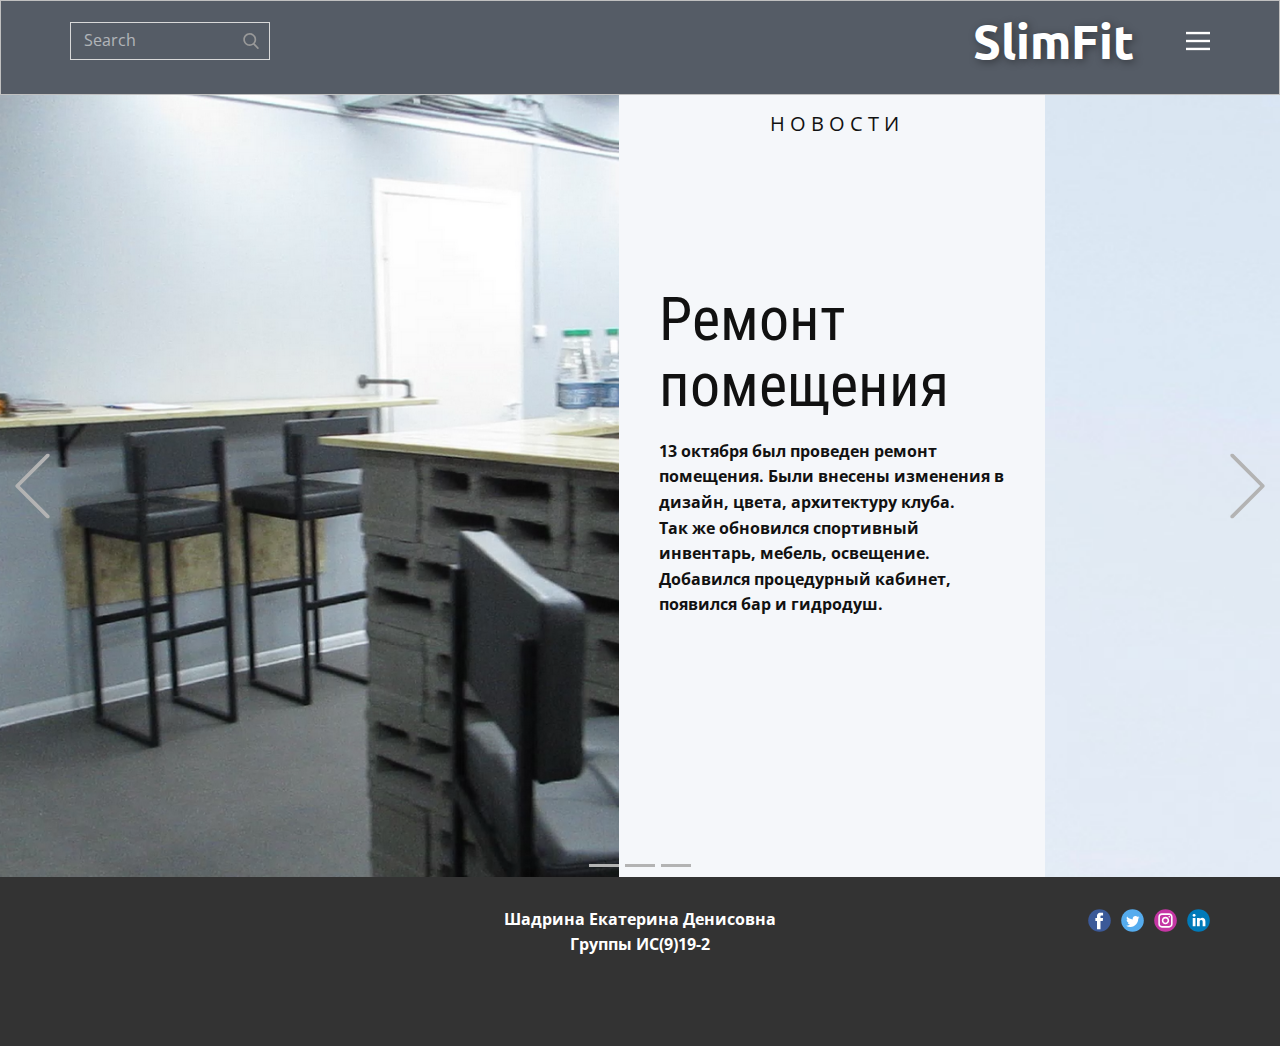
<file: Новости.html>
<!DOCTYPE html>
<html style="font-size: 16px;">
  <head>
    <meta name="viewport" content="width=device-width, initial-scale=1.0">
    <meta charset="utf-8">
    <meta name="keywords" content="SlimFit, Новости клуба">
    <meta name="description" content="">
    <meta name="page_type" content="np-template-header-footer-from-plugin">
    <title>Новости</title>
    <link rel="stylesheet" href="nicepage.css" media="screen">
<link rel="stylesheet" href="Новости.css" media="screen">
    <script class="u-script" type="text/javascript" src="jquery.js" defer=""></script>
    <script class="u-script" type="text/javascript" src="nicepage.js" defer=""></script>
    <meta name="generator" content="Nicepage 4.2.6, nicepage.com">
    <link id="u-theme-google-font" rel="stylesheet" href="https://fonts.googleapis.com/css?family=Roboto:100,100i,300,300i,400,400i,500,500i,700,700i,900,900i|Open+Sans:300,300i,400,400i,600,600i,700,700i,800,800i">
    <link id="u-page-google-font" rel="stylesheet" href="https://fonts.googleapis.com/css?family=Roboto+Condensed:300,300i,400,400i,700,700i|Ubuntu:300,300i,400,400i,500,500i,700,700i">
    
    
    
    
    
    <script type="application/ld+json">{
		"@context": "http://schema.org",
		"@type": "Organization",
		"name": "",
		"sameAs": []
}</script>
    <meta name="theme-color" content="#478ac9">
    <meta property="og:title" content="Новости">
    <meta property="og:type" content="website">
  </head>
  <body class="u-body"><header class="u-align-center-xs u-border-1 u-border-grey-25 u-clearfix u-header u-palette-5-dark-2 u-header" id="sec-2549"><div class="u-clearfix u-sheet u-sheet-1">
        <h1 class="u-custom-font u-font-ubuntu u-text u-text-default u-title u-text-1">SlimFit</h1>
        <form action="#" method="get" class="u-border-1 u-border-grey-15 u-expanded-width-xs u-search u-search-right u-search-1">
          <button class="u-search-button" type="submit">
            <span class="u-search-icon u-spacing-10 u-text-grey-40">
              <svg class="u-svg-link" preserveAspectRatio="xMidYMin slice" viewBox="0 0 56.966 56.966" style=""><use xmlns:xlink="http://www.w3.org/1999/xlink" xlink:href="#svg-b04b"></use></svg>
              <svg xmlns="http://www.w3.org/2000/svg" xmlns:xlink="http://www.w3.org/1999/xlink" version="1.1" id="svg-b04b" x="0px" y="0px" viewBox="0 0 56.966 56.966" style="enable-background:new 0 0 56.966 56.966;" xml:space="preserve" class="u-svg-content"><path d="M55.146,51.887L41.588,37.786c3.486-4.144,5.396-9.358,5.396-14.786c0-12.682-10.318-23-23-23s-23,10.318-23,23  s10.318,23,23,23c4.761,0,9.298-1.436,13.177-4.162l13.661,14.208c0.571,0.593,1.339,0.92,2.162,0.92  c0.779,0,1.518-0.297,2.079-0.837C56.255,54.982,56.293,53.08,55.146,51.887z M23.984,6c9.374,0,17,7.626,17,17s-7.626,17-17,17  s-17-7.626-17-17S14.61,6,23.984,6z"></path><g></g><g></g><g></g><g></g><g></g><g></g><g></g><g></g><g></g><g></g><g></g><g></g><g></g><g></g><g></g></svg>
            </span>
          </button>
          <input class="u-search-input" type="search" name="search" value="" placeholder="Search">
        </form>
        <nav class="u-align-left u-menu u-menu-dropdown u-nav-spacing-25 u-offcanvas u-menu-1" data-responsive-from="XL">
          <div class="menu-collapse">
            <a class="u-button-style u-nav-link" href="#" style="padding: 4px 0px; font-size: calc(1em + 8px);">
              <svg class="u-svg-link" preserveAspectRatio="xMidYMin slice" viewBox="0 0 302 302" style=""><use xmlns:xlink="http://www.w3.org/1999/xlink" xlink:href="#svg-7b92"></use></svg>
              <svg xmlns="http://www.w3.org/2000/svg" xmlns:xlink="http://www.w3.org/1999/xlink" version="1.1" id="svg-7b92" x="0px" y="0px" viewBox="0 0 302 302" style="enable-background:new 0 0 302 302;" xml:space="preserve" class="u-svg-content"><g><rect y="36" width="302" height="30"></rect><rect y="236" width="302" height="30"></rect><rect y="136" width="302" height="30"></rect>
</g><g></g><g></g><g></g><g></g><g></g><g></g><g></g><g></g><g></g><g></g><g></g><g></g><g></g><g></g><g></g></svg>
            </a>
          </div>
          <div class="u-custom-menu u-nav-container">
            <ul class="u-nav u-unstyled u-nav-1"><li class="u-nav-item"><a class="u-button-style u-hover-palette-1-light-2 u-nav-link u-palette-4-dark-2 u-text-active-palette-1-light-3 u-text-hover-white" href="Главная.html" style="padding: 18px 24px;">Главная</a>
</li><li class="u-nav-item"><a class="u-button-style u-hover-palette-1-light-2 u-nav-link u-palette-4-dark-2 u-text-active-palette-1-light-3 u-text-hover-white" href="Программы.html" style="padding: 18px 24px;">Программы</a>
</li><li class="u-nav-item"><a class="u-button-style u-hover-palette-1-light-2 u-nav-link u-palette-4-dark-2 u-text-active-palette-1-light-3 u-text-hover-white" href="Расписание.html" style="padding: 18px 24px;">Расписание</a>
</li><li class="u-nav-item"><a class="u-button-style u-hover-palette-1-light-2 u-nav-link u-palette-4-dark-2 u-text-active-palette-1-light-3 u-text-hover-white" href="Тренера.html" style="padding: 18px 24px;">Тренера</a>
</li><li class="u-nav-item"><a class="u-button-style u-hover-palette-1-light-2 u-nav-link u-palette-4-dark-2 u-text-active-palette-1-light-3 u-text-hover-white" href="Новости.html" style="padding: 18px 24px;">Новости</a>
</li><li class="u-nav-item"><a class="u-button-style u-hover-palette-1-light-2 u-nav-link u-palette-4-dark-2 u-text-active-palette-1-light-3 u-text-hover-white" href="Вопросы.html" style="padding: 18px 24px;">Часто задаваемые вопросы</a>
</li></ul>
          </div>
          <div class="u-custom-menu u-nav-container-collapse">
            <div class="u-align-center u-black u-container-style u-inner-container-layout u-opacity u-opacity-95 u-sidenav">
              <div class="u-inner-container-layout u-sidenav-overflow">
                <div class="u-menu-close"></div>
                <ul class="u-align-center u-nav u-popupmenu-items u-unstyled u-nav-2"><li class="u-nav-item"><a class="u-button-style u-nav-link" href="Главная.html" style="padding: 18px 24px;">Главная</a>
</li><li class="u-nav-item"><a class="u-button-style u-nav-link" href="Программы.html" style="padding: 18px 24px;">Программы</a>
</li><li class="u-nav-item"><a class="u-button-style u-nav-link" href="Расписание.html" style="padding: 18px 24px;">Расписание</a>
</li><li class="u-nav-item"><a class="u-button-style u-nav-link" href="Тренера.html" style="padding: 18px 24px;">Тренера</a>
</li><li class="u-nav-item"><a class="u-button-style u-nav-link" href="Новости.html" style="padding: 18px 24px;">Новости</a>
</li><li class="u-nav-item"><a class="u-button-style u-nav-link" href="Вопросы.html" style="padding: 18px 24px;">Часто задаваемые вопросы</a>
</li></ul>
              </div>
            </div>
            <div class="u-black u-menu-overlay u-opacity u-opacity-70"></div>
          </div>
        </nav>
      </div></header>
    <section class="u-carousel u-slide u-valign-middle u-block-48fb-1" id="carousel_5fe5" data-interval="5000" data-u-ride="carousel">
      <ol class="u-absolute-hcenter u-carousel-indicators u-block-48fb-2">
        <li data-u-target="#carousel_5fe5" data-u-slide-to="0" class="u-active u-grey-30"></li>
        <li data-u-target="#carousel_5fe5" class="u-grey-30" data-u-slide-to="1"></li>
        <li data-u-target="#carousel_5fe5" class="u-grey-30" data-u-slide-to="2"></li>
      </ol>
      <div class="u-carousel-inner" role="listbox">
        <div class="u-active u-align-center u-carousel-item u-clearfix u-image u-section-1-1">
          <div class="u-clearfix u-expanded-width u-layout-wrap u-layout-wrap-1">
            <div class="u-layout">
              <div class="u-layout-row">
                <div class="u-align-center u-container-style u-image u-layout-cell u-left-cell u-size-29 u-image-1" data-image-width="1600" data-image-height="890">
                  <div class="u-container-layout u-valign-middle u-container-layout-1"></div>
                </div>
                <div class="u-container-style u-layout-cell u-palette-5-light-3 u-size-20 u-layout-cell-2">
                  <div class="u-container-layout u-container-layout-2">
                    <h6 class="u-custom-font u-text u-text-font u-text-1">Новости</h6>
                    <h1 class="u-custom-font u-font-roboto-condensed u-text u-text-2">Ремонт помещения</h1>
                    <p class="u-text u-text-3"> 13 октября был проведен ремонт помещения. Были внесены изменения в дизайн, цвета, архитектуру клуба.<br>Так же обновился спортивный инвентарь, мебель, освещение. Добавился процедурный кабинет, появился бар и гидродуш.
                    </p>
                  </div>
                </div>
                <div class="u-container-style u-layout-cell u-right-cell u-size-11 u-layout-cell-3">
                  <div class="u-container-layout u-container-layout-3"></div>
                </div>
              </div>
            </div>
          </div>
        </div>
        <div class="u-align-center u-carousel-item u-clearfix u-image u-section-1-2">
          <div class="u-clearfix u-expanded-width u-layout-wrap u-layout-wrap-1">
            <div class="u-layout">
              <div class="u-layout-row">
                <div class="u-align-center u-container-style u-image u-layout-cell u-left-cell u-size-29 u-image-1" data-image-width="1600" data-image-height="852">
                  <div class="u-container-layout u-valign-middle u-container-layout-1"></div>
                </div>
                <div class="u-container-style u-layout-cell u-palette-5-light-3 u-size-20 u-layout-cell-2">
                  <div class="u-container-layout u-container-layout-2">
                    <h6 class="u-custom-font u-text u-text-font u-text-1">Новости</h6>
                    <h1 class="u-custom-font u-font-roboto-condensed u-text u-text-2">Обновление инвентаря</h1>
                    <p class="u-text u-text-3"> Обновился спортивный инвентарь! Теперь появились степы,<br>блины до 15кг, шары с песком до 5кг и многое другое!
                    </p>
                  </div>
                </div>
                <div class="u-container-style u-layout-cell u-right-cell u-size-11 u-layout-cell-3">
                  <div class="u-container-layout u-container-layout-3"></div>
                </div>
              </div>
            </div>
          </div>
        </div>
        <div class="u-align-center u-carousel-item u-clearfix u-image u-section-1-3">
          <div class="u-clearfix u-expanded-width u-layout-wrap u-layout-wrap-1">
            <div class="u-layout">
              <div class="u-layout-row">
                <div class="u-align-center u-container-style u-image u-layout-cell u-left-cell u-size-29 u-image-1" data-image-width="1472" data-image-height="877">
                  <div class="u-container-layout u-valign-middle u-container-layout-1"></div>
                </div>
                <div class="u-container-style u-layout-cell u-palette-5-light-3 u-size-20 u-layout-cell-2">
                  <div class="u-container-layout u-container-layout-2">
                    <h6 class="u-custom-font u-text u-text-font u-text-1">Новости</h6>
                    <h1 class="u-custom-font u-font-roboto-condensed u-text u-text-2">Изменения в программах</h1>
                    <p class="u-text u-text-3"> 20 октября были внесены изменения в спортивные программы!<br>Скоро появятся новые направления, такие как: fly, berf, fatta и soma.
                    </p>
                  </div>
                </div>
                <div class="u-container-style u-layout-cell u-right-cell u-size-11 u-layout-cell-3">
                  <div class="u-container-layout u-container-layout-3"></div>
                </div>
              </div>
            </div>
          </div>
        </div>
      </div>
      <a class="u-absolute-vcenter u-carousel-control u-carousel-control-prev u-text-grey-30 u-block-48fb-3" href="#carousel_5fe5" role="button" data-u-slide="prev">
        <span aria-hidden="true">
          <svg viewBox="0 0 477.175 477.175"><path d="M145.188,238.575l215.5-215.5c5.3-5.3,5.3-13.8,0-19.1s-13.8-5.3-19.1,0l-225.1,225.1c-5.3,5.3-5.3,13.8,0,19.1l225.1,225
                    c2.6,2.6,6.1,4,9.5,4s6.9-1.3,9.5-4c5.3-5.3,5.3-13.8,0-19.1L145.188,238.575z"></path></svg>
        </span>
        <span class="sr-only">Previous</span>
      </a>
      <a class="u-absolute-vcenter u-carousel-control u-carousel-control-next u-text-grey-30 u-block-48fb-4" href="#carousel_5fe5" role="button" data-u-slide="next">
        <span aria-hidden="true">
          <svg viewBox="0 0 477.175 477.175"><path d="M360.731,229.075l-225.1-225.1c-5.3-5.3-13.8-5.3-19.1,0s-5.3,13.8,0,19.1l215.5,215.5l-215.5,215.5
                    c-5.3,5.3-5.3,13.8,0,19.1c2.6,2.6,6.1,4,9.5,4c3.4,0,6.9-1.3,9.5-4l225.1-225.1C365.931,242.875,365.931,234.275,360.731,229.075z"></path></svg>
        </span>
        <span class="sr-only">Next</span>
      </a>
    </section>
    
    
    
    
    
    <footer class="u-align-center-md u-align-center-sm u-align-center-xs u-clearfix u-footer u-grey-80" id="sec-3bb0"><div class="u-clearfix u-sheet u-sheet-1">
        <p class="u-align-center-lg u-align-center-md u-align-center-xl u-text u-text-1">Шадрина Екатерина Денисовна<br>Группы ИС(9)19-2
        </p>
        <div class="u-align-left u-social-icons u-spacing-10 u-social-icons-1">
          <a class="u-social-url" title="facebook" target="_blank" href=""><span class="u-icon u-social-facebook u-social-icon u-icon-1"><svg class="u-svg-link" preserveAspectRatio="xMidYMin slice" viewBox="0 0 112 112" style=""><use xmlns:xlink="http://www.w3.org/1999/xlink" xlink:href="#svg-2c99"></use></svg><svg class="u-svg-content" viewBox="0 0 112 112" x="0" y="0" id="svg-2c99"><circle fill="currentColor" cx="56.1" cy="56.1" r="55"></circle><path fill="#FFFFFF" d="M73.5,31.6h-9.1c-1.4,0-3.6,0.8-3.6,3.9v8.5h12.6L72,58.3H60.8v40.8H43.9V58.3h-8V43.9h8v-9.2
            c0-6.7,3.1-17,17-17h12.5v13.9H73.5z"></path></svg></span>
          </a>
          <a class="u-social-url" title="twitter" target="_blank" href=""><span class="u-icon u-social-icon u-social-twitter u-icon-2"><svg class="u-svg-link" preserveAspectRatio="xMidYMin slice" viewBox="0 0 112 112" style=""><use xmlns:xlink="http://www.w3.org/1999/xlink" xlink:href="#svg-5c2e"></use></svg><svg class="u-svg-content" viewBox="0 0 112 112" x="0" y="0" id="svg-5c2e"><circle fill="currentColor" class="st0" cx="56.1" cy="56.1" r="55"></circle><path fill="#FFFFFF" d="M83.8,47.3c0,0.6,0,1.2,0,1.7c0,17.7-13.5,38.2-38.2,38.2C38,87.2,31,85,25,81.2c1,0.1,2.1,0.2,3.2,0.2
            c6.3,0,12.1-2.1,16.7-5.7c-5.9-0.1-10.8-4-12.5-9.3c0.8,0.2,1.7,0.2,2.5,0.2c1.2,0,2.4-0.2,3.5-0.5c-6.1-1.2-10.8-6.7-10.8-13.1
            c0-0.1,0-0.1,0-0.2c1.8,1,3.9,1.6,6.1,1.7c-3.6-2.4-6-6.5-6-11.2c0-2.5,0.7-4.8,1.8-6.7c6.6,8.1,16.5,13.5,27.6,14
            c-0.2-1-0.3-2-0.3-3.1c0-7.4,6-13.4,13.4-13.4c3.9,0,7.3,1.6,9.8,4.2c3.1-0.6,5.9-1.7,8.5-3.3c-1,3.1-3.1,5.8-5.9,7.4
            c2.7-0.3,5.3-1,7.7-2.1C88.7,43,86.4,45.4,83.8,47.3z"></path></svg></span>
          </a>
          <a class="u-social-url" title="instagram" target="_blank" href=""><span class="u-icon u-social-icon u-social-instagram u-icon-3"><svg class="u-svg-link" preserveAspectRatio="xMidYMin slice" viewBox="0 0 112 112" style=""><use xmlns:xlink="http://www.w3.org/1999/xlink" xlink:href="#svg-c52e"></use></svg><svg class="u-svg-content" viewBox="0 0 112 112" x="0" y="0" id="svg-c52e"><circle fill="currentColor" cx="56.1" cy="56.1" r="55"></circle><path fill="#FFFFFF" d="M55.9,38.2c-9.9,0-17.9,8-17.9,17.9C38,66,46,74,55.9,74c9.9,0,17.9-8,17.9-17.9C73.8,46.2,65.8,38.2,55.9,38.2
            z M55.9,66.4c-5.7,0-10.3-4.6-10.3-10.3c-0.1-5.7,4.6-10.3,10.3-10.3c5.7,0,10.3,4.6,10.3,10.3C66.2,61.8,61.6,66.4,55.9,66.4z"></path><path fill="#FFFFFF" d="M74.3,33.5c-2.3,0-4.2,1.9-4.2,4.2s1.9,4.2,4.2,4.2s4.2-1.9,4.2-4.2S76.6,33.5,74.3,33.5z"></path><path fill="#FFFFFF" d="M73.1,21.3H38.6c-9.7,0-17.5,7.9-17.5,17.5v34.5c0,9.7,7.9,17.6,17.5,17.6h34.5c9.7,0,17.5-7.9,17.5-17.5V38.8
            C90.6,29.1,82.7,21.3,73.1,21.3z M83,73.3c0,5.5-4.5,9.9-9.9,9.9H38.6c-5.5,0-9.9-4.5-9.9-9.9V38.8c0-5.5,4.5-9.9,9.9-9.9h34.5
            c5.5,0,9.9,4.5,9.9,9.9V73.3z"></path></svg></span>
          </a>
          <a class="u-social-url" title="linkedin" target="_blank" href=""><span class="u-icon u-social-icon u-social-linkedin u-icon-4"><svg class="u-svg-link" preserveAspectRatio="xMidYMin slice" viewBox="0 0 112 112" style=""><use xmlns:xlink="http://www.w3.org/1999/xlink" xlink:href="#svg-364f"></use></svg><svg class="u-svg-content" viewBox="0 0 112 112" x="0" y="0" id="svg-364f"><circle fill="currentColor" cx="56.1" cy="56.1" r="55"></circle><path fill="#FFFFFF" d="M41.3,83.7H27.9V43.4h13.4V83.7z M34.6,37.9L34.6,37.9c-4.6,0-7.5-3.1-7.5-7c0-4,3-7,7.6-7s7.4,3,7.5,7
            C42.2,34.8,39.2,37.9,34.6,37.9z M89.6,83.7H76.2V62.2c0-5.4-1.9-9.1-6.8-9.1c-3.7,0-5.9,2.5-6.9,4.9c-0.4,0.9-0.4,2.1-0.4,3.3v22.5
            H48.7c0,0,0.2-36.5,0-40.3h13.4v5.7c1.8-2.7,5-6.7,12.1-6.7c8.8,0,15.4,5.8,15.4,18.1V83.7z"></path></svg></span>
          </a>
        </div>
      </div></footer>
    <section class="u-backlink u-clearfix u-grey-80">
      <a class="u-link" href="https://nicepage.com/website-templates" target="_blank">
    </section>
  </body>
</html>
</file>
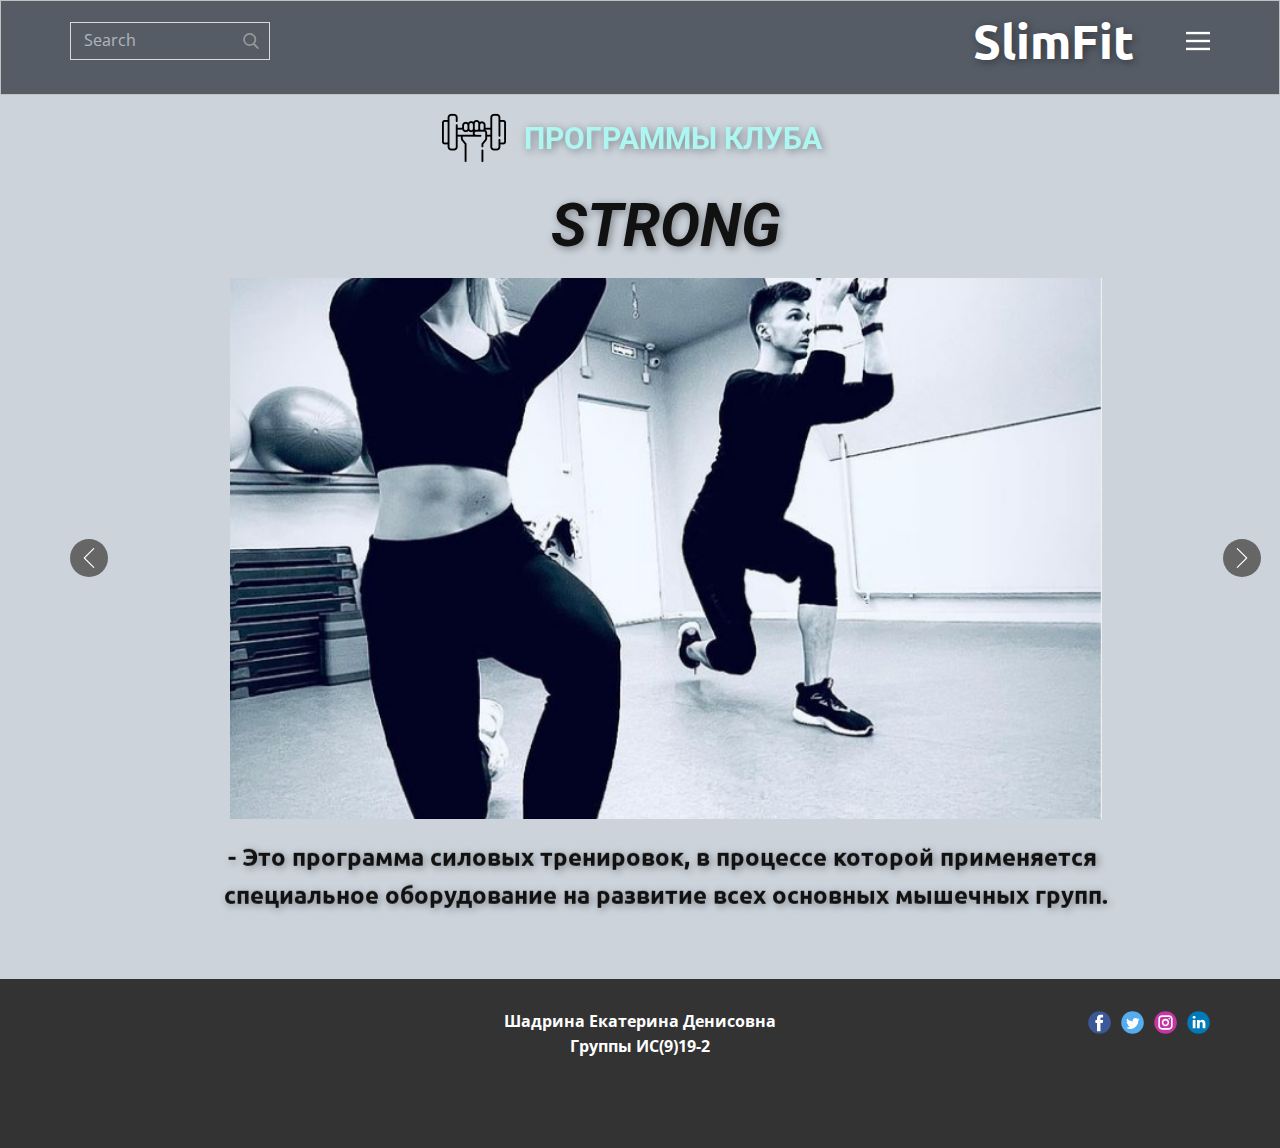
<file: Программы.html>
<!DOCTYPE html>
<html style="font-size: 16px;">
  <head>
    <meta name="viewport" content="width=device-width, initial-scale=1.0">
    <meta charset="utf-8">
    <meta name="keywords" content="SlimFit, Программы клуба, STRONG, BALANCE, ​Stretching, ​​Cardio">
    <meta name="description" content="">
    <meta name="page_type" content="np-template-header-footer-from-plugin">
    <title>Программы</title>
    <link rel="stylesheet" href="nicepage.css" media="screen">
<link rel="stylesheet" href="Программы.css" media="screen">
    <script class="u-script" type="text/javascript" src="jquery.js" defer=""></script>
    <script class="u-script" type="text/javascript" src="nicepage.js" defer=""></script>
    <meta name="generator" content="Nicepage 4.2.6, nicepage.com">
    <link id="u-theme-google-font" rel="stylesheet" href="https://fonts.googleapis.com/css?family=Roboto:100,100i,300,300i,400,400i,500,500i,700,700i,900,900i|Open+Sans:300,300i,400,400i,600,600i,700,700i,800,800i">
    <link id="u-page-google-font" rel="stylesheet" href="https://fonts.googleapis.com/css?family=Ubuntu:300,300i,400,400i,500,500i,700,700i">
    
    
    
    
    
    <script type="application/ld+json">{
		"@context": "http://schema.org",
		"@type": "Organization",
		"name": "",
		"sameAs": []
}</script>
    <meta name="theme-color" content="#478ac9">
    <meta property="og:title" content="Программы">
    <meta property="og:type" content="website">
  </head>
  <body class="u-body"><header class="u-align-center-xs u-border-1 u-border-grey-25 u-clearfix u-header u-palette-5-dark-2 u-header" id="sec-2549"><div class="u-clearfix u-sheet u-sheet-1">
        <h1 class="u-custom-font u-font-ubuntu u-text u-text-default u-title u-text-1">SlimFit</h1>
        <form action="#" method="get" class="u-border-1 u-border-grey-15 u-expanded-width-xs u-search u-search-right u-search-1">
          <button class="u-search-button" type="submit">
            <span class="u-search-icon u-spacing-10 u-text-grey-40">
              <svg class="u-svg-link" preserveAspectRatio="xMidYMin slice" viewBox="0 0 56.966 56.966" style=""><use xmlns:xlink="http://www.w3.org/1999/xlink" xlink:href="#svg-b04b"></use></svg>
              <svg xmlns="http://www.w3.org/2000/svg" xmlns:xlink="http://www.w3.org/1999/xlink" version="1.1" id="svg-b04b" x="0px" y="0px" viewBox="0 0 56.966 56.966" style="enable-background:new 0 0 56.966 56.966;" xml:space="preserve" class="u-svg-content"><path d="M55.146,51.887L41.588,37.786c3.486-4.144,5.396-9.358,5.396-14.786c0-12.682-10.318-23-23-23s-23,10.318-23,23  s10.318,23,23,23c4.761,0,9.298-1.436,13.177-4.162l13.661,14.208c0.571,0.593,1.339,0.92,2.162,0.92  c0.779,0,1.518-0.297,2.079-0.837C56.255,54.982,56.293,53.08,55.146,51.887z M23.984,6c9.374,0,17,7.626,17,17s-7.626,17-17,17  s-17-7.626-17-17S14.61,6,23.984,6z"></path><g></g><g></g><g></g><g></g><g></g><g></g><g></g><g></g><g></g><g></g><g></g><g></g><g></g><g></g><g></g></svg>
            </span>
          </button>
          <input class="u-search-input" type="search" name="search" value="" placeholder="Search">
        </form>
        <nav class="u-align-left u-menu u-menu-dropdown u-nav-spacing-25 u-offcanvas u-menu-1" data-responsive-from="XL">
          <div class="menu-collapse">
            <a class="u-button-style u-nav-link" href="#" style="padding: 4px 0px; font-size: calc(1em + 8px);">
              <svg class="u-svg-link" preserveAspectRatio="xMidYMin slice" viewBox="0 0 302 302" style=""><use xmlns:xlink="http://www.w3.org/1999/xlink" xlink:href="#svg-7b92"></use></svg>
              <svg xmlns="http://www.w3.org/2000/svg" xmlns:xlink="http://www.w3.org/1999/xlink" version="1.1" id="svg-7b92" x="0px" y="0px" viewBox="0 0 302 302" style="enable-background:new 0 0 302 302;" xml:space="preserve" class="u-svg-content"><g><rect y="36" width="302" height="30"></rect><rect y="236" width="302" height="30"></rect><rect y="136" width="302" height="30"></rect>
</g><g></g><g></g><g></g><g></g><g></g><g></g><g></g><g></g><g></g><g></g><g></g><g></g><g></g><g></g><g></g></svg>
            </a>
          </div>
          <div class="u-custom-menu u-nav-container">
            <ul class="u-nav u-unstyled u-nav-1"><li class="u-nav-item"><a class="u-button-style u-hover-palette-1-light-2 u-nav-link u-palette-4-dark-2 u-text-active-palette-1-light-3 u-text-hover-white" href="Главная.html" style="padding: 18px 24px;">Главная</a>
</li><li class="u-nav-item"><a class="u-button-style u-hover-palette-1-light-2 u-nav-link u-palette-4-dark-2 u-text-active-palette-1-light-3 u-text-hover-white" href="Программы.html" style="padding: 18px 24px;">Программы</a>
</li><li class="u-nav-item"><a class="u-button-style u-hover-palette-1-light-2 u-nav-link u-palette-4-dark-2 u-text-active-palette-1-light-3 u-text-hover-white" href="Расписание.html" style="padding: 18px 24px;">Расписание</a>
</li><li class="u-nav-item"><a class="u-button-style u-hover-palette-1-light-2 u-nav-link u-palette-4-dark-2 u-text-active-palette-1-light-3 u-text-hover-white" href="Тренера.html" style="padding: 18px 24px;">Тренера</a>
</li><li class="u-nav-item"><a class="u-button-style u-hover-palette-1-light-2 u-nav-link u-palette-4-dark-2 u-text-active-palette-1-light-3 u-text-hover-white" href="Новости.html" style="padding: 18px 24px;">Новости</a>
</li><li class="u-nav-item"><a class="u-button-style u-hover-palette-1-light-2 u-nav-link u-palette-4-dark-2 u-text-active-palette-1-light-3 u-text-hover-white" href="Вопросы.html" style="padding: 18px 24px;">Часто задаваемые вопросы</a>
</li></ul>
          </div>
          <div class="u-custom-menu u-nav-container-collapse">
            <div class="u-align-center u-black u-container-style u-inner-container-layout u-opacity u-opacity-95 u-sidenav">
              <div class="u-inner-container-layout u-sidenav-overflow">
                <div class="u-menu-close"></div>
                <ul class="u-align-center u-nav u-popupmenu-items u-unstyled u-nav-2"><li class="u-nav-item"><a class="u-button-style u-nav-link" href="Главная.html" style="padding: 18px 24px;">Главная</a>
</li><li class="u-nav-item"><a class="u-button-style u-nav-link" href="Программы.html" style="padding: 18px 24px;">Программы</a>
</li><li class="u-nav-item"><a class="u-button-style u-nav-link" href="Расписание.html" style="padding: 18px 24px;">Расписание</a>
</li><li class="u-nav-item"><a class="u-button-style u-nav-link" href="Тренера.html" style="padding: 18px 24px;">Тренера</a>
</li><li class="u-nav-item"><a class="u-button-style u-nav-link" href="Новости.html" style="padding: 18px 24px;">Новости</a>
</li><li class="u-nav-item"><a class="u-button-style u-nav-link" href="Вопросы.html" style="padding: 18px 24px;">Часто задаваемые вопросы</a>
</li></ul>
              </div>
            </div>
            <div class="u-black u-menu-overlay u-opacity u-opacity-70"></div>
          </div>
        </nav>
      </div></header>
    <section class="u-align-center u-clearfix u-palette-5-light-1 u-section-1" id="sec-21e0">
      <div class="u-clearfix u-sheet u-sheet-1">
        <div id="carousel-bd35" data-interval="5000" data-u-ride="carousel" class="u-carousel u-expanded-width-xs u-slider u-slider-1">
          <ol class="u-absolute-hcenter u-carousel-indicators u-hidden u-carousel-indicators-1">
            <li data-u-target="#carousel-bd35" class="u-active u-grey-30" data-u-slide-to="0"></li>
            <li data-u-target="#carousel-bd35" class="u-grey-30" data-u-slide-to="1"></li>
            <li data-u-target="#carousel-bd35" class="u-grey-30" data-u-slide-to="2"></li>
            <li data-u-target="#carousel-bd35" class="u-grey-30" data-u-slide-to="3"></li>
          </ol>
          <div class="u-carousel-inner" role="listbox">
            <div class="u-active u-carousel-item u-container-style u-slide">
              <div class="u-container-layout u-container-layout-1">
                <h4 class="u-text u-text-default u-text-1" data-animation-name="shake" data-animation-duration="1000" data-animation-direction="">STRONG</h4>
                <img alt="" class="u-image u-image-default u-image-1" data-image-width="733" data-image-height="915" src="images/Screenshot_19.png">
                <p class="u-align-center u-custom-font u-font-ubuntu u-text u-text-2" data-animation-name="slideIn" data-animation-duration="1000" data-animation-direction="Down">- Это программа силовых тренировок, в процессе которой применяется&nbsp;<br>специальное оборудование на развитие всех основных мышечных групп.
                </p>
              </div>
            </div>
            <div class="u-align-center u-carousel-item u-container-style u-slide">
              <div class="u-container-layout u-container-layout-2">
                <h4 class="u-text u-text-default u-text-3" data-animation-name="shake" data-animation-duration="1000" data-animation-direction=""> BALANCE</h4>
                <img alt="" class="u-image u-image-default u-image-2" data-image-width="733" data-image-height="918" src="images/Screenshot_1.png">
                <p class="u-align-center u-custom-font u-font-ubuntu u-text u-text-4" data-animation-name="slideIn" data-animation-duration="1000" data-animation-direction="Down"> -Помогает взаимодействию между мышечными сокращениями и&nbsp;<br>центрами координации в головном мозге.
                </p>
              </div>
            </div>
            <div class="u-align-center u-carousel-item u-container-style u-slide">
              <div class="u-container-layout u-container-layout-3">
                <h4 class="u-text u-text-default u-text-5" data-animation-name="shake" data-animation-duration="1000" data-animation-direction=""> Stretching</h4>
                <img alt="" class="u-image u-image-default u-image-3" data-image-width="516" data-image-height="433" src="images/Screenshot_6.png">
                <p class="u-align-center u-custom-font u-font-ubuntu u-text u-text-6" data-animation-name="slideIn" data-animation-duration="1000" data-animation-direction="Down"> -​Это система, в которую входят упражнения для растяжки мышц,&nbsp;<br>развития гибкости и подвижности в суставах.
                </p>
              </div>
            </div>
            <div class="u-carousel-item u-container-style u-slide">
              <div class="u-container-layout u-container-layout-4">
                <h4 class="u-align-center u-text u-text-default u-text-7" data-animation-name="shake" data-animation-duration="1000" data-animation-direction=""> Cardio</h4>
                <img alt="" class="u-image u-image-default u-image-4" data-image-width="1451" data-image-height="923" src="images/_yNE8R0kX3E.jpg">
                <p class="u-align-center u-custom-font u-font-ubuntu u-text u-text-8" data-animation-name="slideIn" data-animation-duration="1000" data-animation-direction="Down"> -​Это система, повзоляющая быстро сжигать жир, ускоряет обмен веществ<br>и являются профилактикой и лечением вегетососудистой дистонии.
                </p>
              </div>
            </div>
          </div>
          <a class="u-absolute-vcenter u-carousel-control u-carousel-control-prev u-grey-60 u-icon-circle u-spacing-9 u-carousel-control-1" href="#carousel-bd35" role="button" data-u-slide="prev">
            <span aria-hidden="true">
              <svg viewBox="0 0 477.175 477.175"><path d="M145.188,238.575l215.5-215.5c5.3-5.3,5.3-13.8,0-19.1s-13.8-5.3-19.1,0l-225.1,225.1c-5.3,5.3-5.3,13.8,0,19.1l225.1,225
                    c2.6,2.6,6.1,4,9.5,4s6.9-1.3,9.5-4c5.3-5.3,5.3-13.8,0-19.1L145.188,238.575z"></path></svg>
            </span>
            <span class="sr-only">+Previous</span>
          </a>
          <a class="u-absolute-vcenter u-carousel-control u-carousel-control-next u-grey-60 u-icon-circle u-spacing-9 u-carousel-control-2" href="#carousel-bd35" role="button" data-u-slide="next">
            <span aria-hidden="true">
              <svg viewBox="0 0 477.175 477.175"><path d="M360.731,229.075l-225.1-225.1c-5.3-5.3-13.8-5.3-19.1,0s-5.3,13.8,0,19.1l215.5,215.5l-215.5,215.5
                    c-5.3,5.3-5.3,13.8,0,19.1c2.6,2.6,6.1,4,9.5,4c3.4,0,6.9-1.3,9.5-4l225.1-225.1C365.931,242.875,365.931,234.275,360.731,229.075z"></path></svg>
            </span>
            <span class="sr-only">+Next</span>
          </a>
        </div><span class="u-file-icon u-icon u-icon-1"><img src="images/3043888.png" alt=""></span>
        <h2 class="u-text u-text-default u-text-palette-4-light-2 u-text-9">Программы клуба</h2>
      </div>
    </section>
    
    
    
    
    
    <footer class="u-align-center-md u-align-center-sm u-align-center-xs u-clearfix u-footer u-grey-80" id="sec-3bb0"><div class="u-clearfix u-sheet u-sheet-1">
        <p class="u-align-center-lg u-align-center-md u-align-center-xl u-text u-text-1">Шадрина Екатерина Денисовна<br>Группы ИС(9)19-2
        </p>
        <div class="u-align-left u-social-icons u-spacing-10 u-social-icons-1">
          <a class="u-social-url" title="facebook" target="_blank" href=""><span class="u-icon u-social-facebook u-social-icon u-icon-1"><svg class="u-svg-link" preserveAspectRatio="xMidYMin slice" viewBox="0 0 112 112" style=""><use xmlns:xlink="http://www.w3.org/1999/xlink" xlink:href="#svg-2c99"></use></svg><svg class="u-svg-content" viewBox="0 0 112 112" x="0" y="0" id="svg-2c99"><circle fill="currentColor" cx="56.1" cy="56.1" r="55"></circle><path fill="#FFFFFF" d="M73.5,31.6h-9.1c-1.4,0-3.6,0.8-3.6,3.9v8.5h12.6L72,58.3H60.8v40.8H43.9V58.3h-8V43.9h8v-9.2
            c0-6.7,3.1-17,17-17h12.5v13.9H73.5z"></path></svg></span>
          </a>
          <a class="u-social-url" title="twitter" target="_blank" href=""><span class="u-icon u-social-icon u-social-twitter u-icon-2"><svg class="u-svg-link" preserveAspectRatio="xMidYMin slice" viewBox="0 0 112 112" style=""><use xmlns:xlink="http://www.w3.org/1999/xlink" xlink:href="#svg-5c2e"></use></svg><svg class="u-svg-content" viewBox="0 0 112 112" x="0" y="0" id="svg-5c2e"><circle fill="currentColor" class="st0" cx="56.1" cy="56.1" r="55"></circle><path fill="#FFFFFF" d="M83.8,47.3c0,0.6,0,1.2,0,1.7c0,17.7-13.5,38.2-38.2,38.2C38,87.2,31,85,25,81.2c1,0.1,2.1,0.2,3.2,0.2
            c6.3,0,12.1-2.1,16.7-5.7c-5.9-0.1-10.8-4-12.5-9.3c0.8,0.2,1.7,0.2,2.5,0.2c1.2,0,2.4-0.2,3.5-0.5c-6.1-1.2-10.8-6.7-10.8-13.1
            c0-0.1,0-0.1,0-0.2c1.8,1,3.9,1.6,6.1,1.7c-3.6-2.4-6-6.5-6-11.2c0-2.5,0.7-4.8,1.8-6.7c6.6,8.1,16.5,13.5,27.6,14
            c-0.2-1-0.3-2-0.3-3.1c0-7.4,6-13.4,13.4-13.4c3.9,0,7.3,1.6,9.8,4.2c3.1-0.6,5.9-1.7,8.5-3.3c-1,3.1-3.1,5.8-5.9,7.4
            c2.7-0.3,5.3-1,7.7-2.1C88.7,43,86.4,45.4,83.8,47.3z"></path></svg></span>
          </a>
          <a class="u-social-url" title="instagram" target="_blank" href=""><span class="u-icon u-social-icon u-social-instagram u-icon-3"><svg class="u-svg-link" preserveAspectRatio="xMidYMin slice" viewBox="0 0 112 112" style=""><use xmlns:xlink="http://www.w3.org/1999/xlink" xlink:href="#svg-c52e"></use></svg><svg class="u-svg-content" viewBox="0 0 112 112" x="0" y="0" id="svg-c52e"><circle fill="currentColor" cx="56.1" cy="56.1" r="55"></circle><path fill="#FFFFFF" d="M55.9,38.2c-9.9,0-17.9,8-17.9,17.9C38,66,46,74,55.9,74c9.9,0,17.9-8,17.9-17.9C73.8,46.2,65.8,38.2,55.9,38.2
            z M55.9,66.4c-5.7,0-10.3-4.6-10.3-10.3c-0.1-5.7,4.6-10.3,10.3-10.3c5.7,0,10.3,4.6,10.3,10.3C66.2,61.8,61.6,66.4,55.9,66.4z"></path><path fill="#FFFFFF" d="M74.3,33.5c-2.3,0-4.2,1.9-4.2,4.2s1.9,4.2,4.2,4.2s4.2-1.9,4.2-4.2S76.6,33.5,74.3,33.5z"></path><path fill="#FFFFFF" d="M73.1,21.3H38.6c-9.7,0-17.5,7.9-17.5,17.5v34.5c0,9.7,7.9,17.6,17.5,17.6h34.5c9.7,0,17.5-7.9,17.5-17.5V38.8
            C90.6,29.1,82.7,21.3,73.1,21.3z M83,73.3c0,5.5-4.5,9.9-9.9,9.9H38.6c-5.5,0-9.9-4.5-9.9-9.9V38.8c0-5.5,4.5-9.9,9.9-9.9h34.5
            c5.5,0,9.9,4.5,9.9,9.9V73.3z"></path></svg></span>
          </a>
          <a class="u-social-url" title="linkedin" target="_blank" href=""><span class="u-icon u-social-icon u-social-linkedin u-icon-4"><svg class="u-svg-link" preserveAspectRatio="xMidYMin slice" viewBox="0 0 112 112" style=""><use xmlns:xlink="http://www.w3.org/1999/xlink" xlink:href="#svg-364f"></use></svg><svg class="u-svg-content" viewBox="0 0 112 112" x="0" y="0" id="svg-364f"><circle fill="currentColor" cx="56.1" cy="56.1" r="55"></circle><path fill="#FFFFFF" d="M41.3,83.7H27.9V43.4h13.4V83.7z M34.6,37.9L34.6,37.9c-4.6,0-7.5-3.1-7.5-7c0-4,3-7,7.6-7s7.4,3,7.5,7
            C42.2,34.8,39.2,37.9,34.6,37.9z M89.6,83.7H76.2V62.2c0-5.4-1.9-9.1-6.8-9.1c-3.7,0-5.9,2.5-6.9,4.9c-0.4,0.9-0.4,2.1-0.4,3.3v22.5
            H48.7c0,0,0.2-36.5,0-40.3h13.4v5.7c1.8-2.7,5-6.7,12.1-6.7c8.8,0,15.4,5.8,15.4,18.1V83.7z"></path></svg></span>
          </a>
        </div>
      </div></footer>
    <section class="u-backlink u-clearfix u-grey-80">
      <a class="u-link" href="https://nicepage.com/website-templates" target="_blank">
  </body>
</html>
</file>
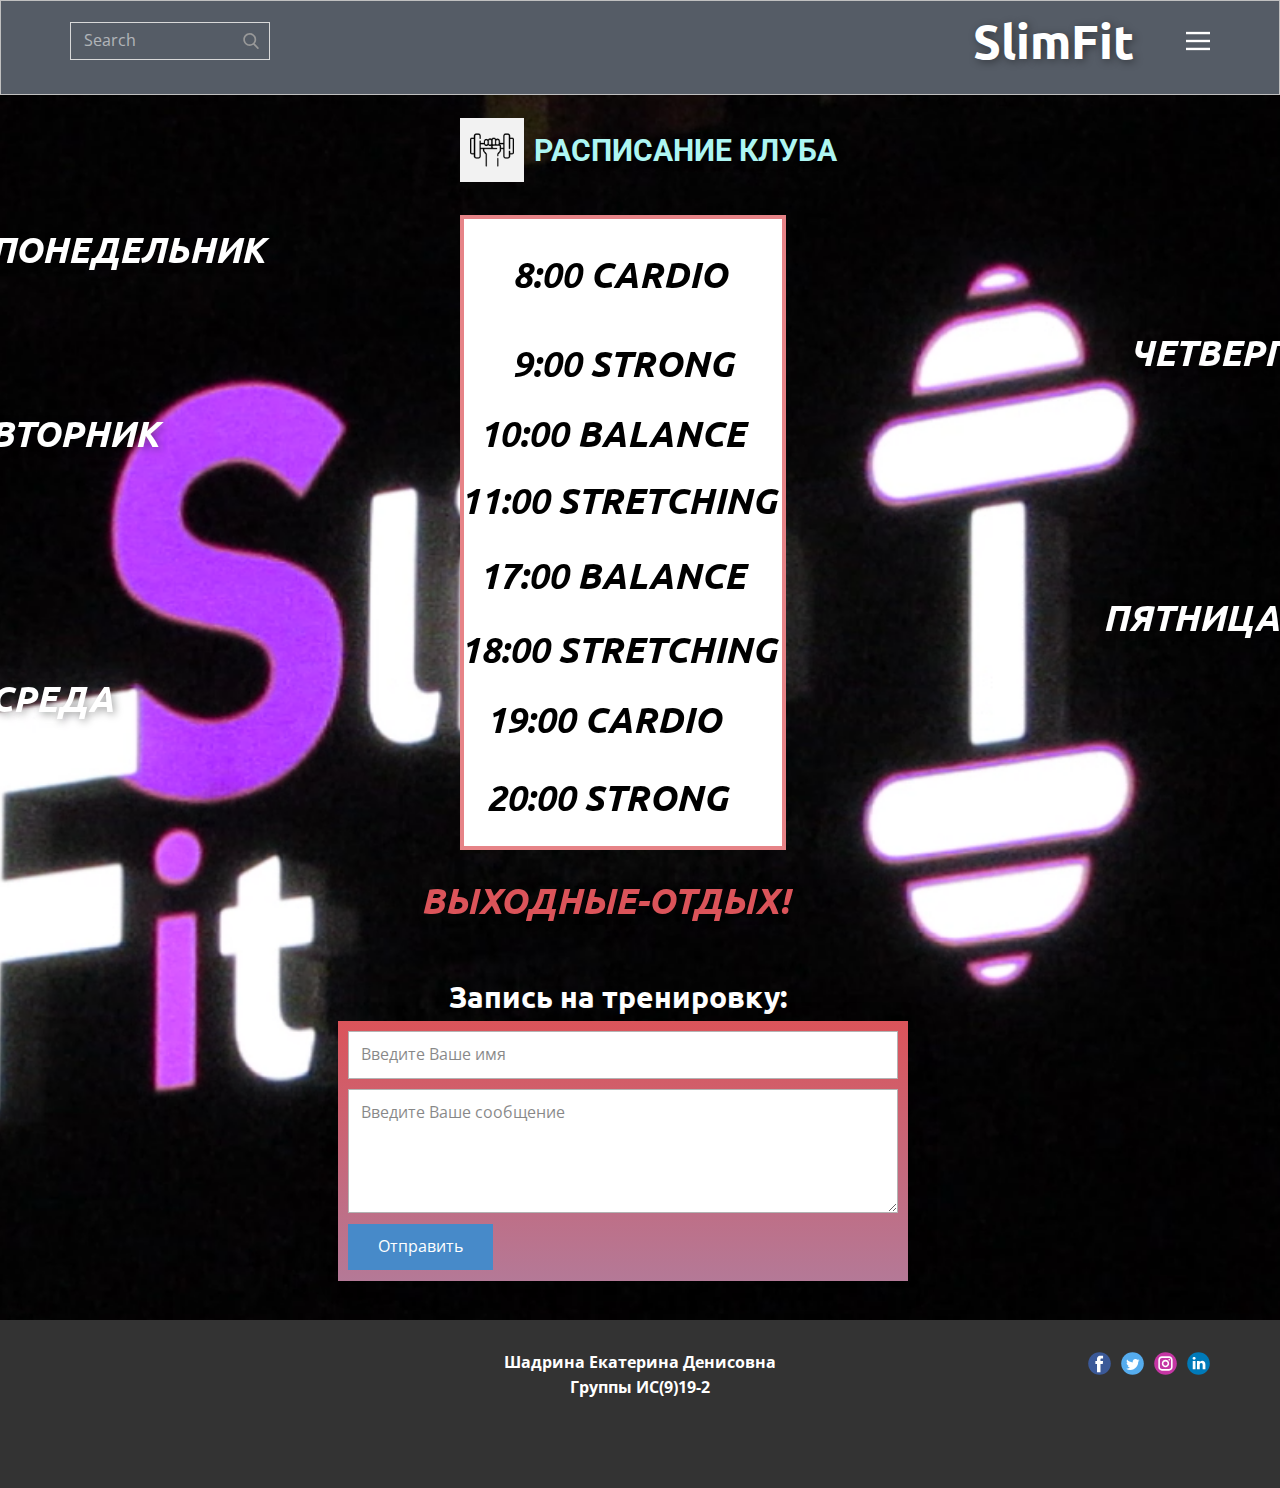
<file: Расписание.html>
<!DOCTYPE html>
<html style="font-size: 16px;">
  <head>
    <meta name="viewport" content="width=device-width, initial-scale=1.0">
    <meta charset="utf-8">
    <meta name="keywords" content="SlimFit, Расписание занятий">
    <meta name="description" content="">
    <meta name="page_type" content="np-template-header-footer-from-plugin">
    <title>Расписание</title>
    <link rel="stylesheet" href="nicepage.css" media="screen">
<link rel="stylesheet" href="Расписание.css" media="screen">
    <script class="u-script" type="text/javascript" src="jquery.js" defer=""></script>
    <script class="u-script" type="text/javascript" src="nicepage.js" defer=""></script>
    <meta name="generator" content="Nicepage 4.2.6, nicepage.com">
    <link id="u-theme-google-font" rel="stylesheet" href="https://fonts.googleapis.com/css?family=Roboto:100,100i,300,300i,400,400i,500,500i,700,700i,900,900i|Open+Sans:300,300i,400,400i,600,600i,700,700i,800,800i">
    <link id="u-page-google-font" rel="stylesheet" href="https://fonts.googleapis.com/css?family=Ubuntu:300,300i,400,400i,500,500i,700,700i">
    
    
    
    
    
    <script type="application/ld+json">{
		"@context": "http://schema.org",
		"@type": "Organization",
		"name": "",
		"sameAs": []
}</script>
    <meta name="theme-color" content="#478ac9">
    <meta property="og:title" content="Расписание">
    <meta property="og:type" content="website">
  </head>
  <body class="u-body"><header class="u-align-center-xs u-border-1 u-border-grey-25 u-clearfix u-header u-palette-5-dark-2 u-header" id="sec-2549"><div class="u-clearfix u-sheet u-sheet-1">
        <h1 class="u-custom-font u-font-ubuntu u-text u-text-default u-title u-text-1">SlimFit</h1>
        <form action="#" method="get" class="u-border-1 u-border-grey-15 u-expanded-width-xs u-search u-search-right u-search-1">
          <button class="u-search-button" type="submit">
            <span class="u-search-icon u-spacing-10 u-text-grey-40">
              <svg class="u-svg-link" preserveAspectRatio="xMidYMin slice" viewBox="0 0 56.966 56.966" style=""><use xmlns:xlink="http://www.w3.org/1999/xlink" xlink:href="#svg-b04b"></use></svg>
              <svg xmlns="http://www.w3.org/2000/svg" xmlns:xlink="http://www.w3.org/1999/xlink" version="1.1" id="svg-b04b" x="0px" y="0px" viewBox="0 0 56.966 56.966" style="enable-background:new 0 0 56.966 56.966;" xml:space="preserve" class="u-svg-content"><path d="M55.146,51.887L41.588,37.786c3.486-4.144,5.396-9.358,5.396-14.786c0-12.682-10.318-23-23-23s-23,10.318-23,23  s10.318,23,23,23c4.761,0,9.298-1.436,13.177-4.162l13.661,14.208c0.571,0.593,1.339,0.92,2.162,0.92  c0.779,0,1.518-0.297,2.079-0.837C56.255,54.982,56.293,53.08,55.146,51.887z M23.984,6c9.374,0,17,7.626,17,17s-7.626,17-17,17  s-17-7.626-17-17S14.61,6,23.984,6z"></path><g></g><g></g><g></g><g></g><g></g><g></g><g></g><g></g><g></g><g></g><g></g><g></g><g></g><g></g><g></g></svg>
            </span>
          </button>
          <input class="u-search-input" type="search" name="search" value="" placeholder="Search">
        </form>
        <nav class="u-align-left u-menu u-menu-dropdown u-nav-spacing-25 u-offcanvas u-menu-1" data-responsive-from="XL">
          <div class="menu-collapse">
            <a class="u-button-style u-nav-link" href="#" style="padding: 4px 0px; font-size: calc(1em + 8px);">
              <svg class="u-svg-link" preserveAspectRatio="xMidYMin slice" viewBox="0 0 302 302" style=""><use xmlns:xlink="http://www.w3.org/1999/xlink" xlink:href="#svg-7b92"></use></svg>
              <svg xmlns="http://www.w3.org/2000/svg" xmlns:xlink="http://www.w3.org/1999/xlink" version="1.1" id="svg-7b92" x="0px" y="0px" viewBox="0 0 302 302" style="enable-background:new 0 0 302 302;" xml:space="preserve" class="u-svg-content"><g><rect y="36" width="302" height="30"></rect><rect y="236" width="302" height="30"></rect><rect y="136" width="302" height="30"></rect>
</g><g></g><g></g><g></g><g></g><g></g><g></g><g></g><g></g><g></g><g></g><g></g><g></g><g></g><g></g><g></g></svg>
            </a>
          </div>
          <div class="u-custom-menu u-nav-container">
            <ul class="u-nav u-unstyled u-nav-1"><li class="u-nav-item"><a class="u-button-style u-hover-palette-1-light-2 u-nav-link u-palette-4-dark-2 u-text-active-palette-1-light-3 u-text-hover-white" href="Главная.html" style="padding: 18px 24px;">Главная</a>
</li><li class="u-nav-item"><a class="u-button-style u-hover-palette-1-light-2 u-nav-link u-palette-4-dark-2 u-text-active-palette-1-light-3 u-text-hover-white" href="Программы.html" style="padding: 18px 24px;">Программы</a>
</li><li class="u-nav-item"><a class="u-button-style u-hover-palette-1-light-2 u-nav-link u-palette-4-dark-2 u-text-active-palette-1-light-3 u-text-hover-white" href="Расписание.html" style="padding: 18px 24px;">Расписание</a>
</li><li class="u-nav-item"><a class="u-button-style u-hover-palette-1-light-2 u-nav-link u-palette-4-dark-2 u-text-active-palette-1-light-3 u-text-hover-white" href="Тренера.html" style="padding: 18px 24px;">Тренера</a>
</li><li class="u-nav-item"><a class="u-button-style u-hover-palette-1-light-2 u-nav-link u-palette-4-dark-2 u-text-active-palette-1-light-3 u-text-hover-white" href="Новости.html" style="padding: 18px 24px;">Новости</a>
</li><li class="u-nav-item"><a class="u-button-style u-hover-palette-1-light-2 u-nav-link u-palette-4-dark-2 u-text-active-palette-1-light-3 u-text-hover-white" href="Вопросы.html" style="padding: 18px 24px;">Часто задаваемые вопросы</a>
</li></ul>
          </div>
          <div class="u-custom-menu u-nav-container-collapse">
            <div class="u-align-center u-black u-container-style u-inner-container-layout u-opacity u-opacity-95 u-sidenav">
              <div class="u-inner-container-layout u-sidenav-overflow">
                <div class="u-menu-close"></div>
                <ul class="u-align-center u-nav u-popupmenu-items u-unstyled u-nav-2"><li class="u-nav-item"><a class="u-button-style u-nav-link" href="Главная.html" style="padding: 18px 24px;">Главная</a>
</li><li class="u-nav-item"><a class="u-button-style u-nav-link" href="Программы.html" style="padding: 18px 24px;">Программы</a>
</li><li class="u-nav-item"><a class="u-button-style u-nav-link" href="Расписание.html" style="padding: 18px 24px;">Расписание</a>
</li><li class="u-nav-item"><a class="u-button-style u-nav-link" href="Тренера.html" style="padding: 18px 24px;">Тренера</a>
</li><li class="u-nav-item"><a class="u-button-style u-nav-link" href="Новости.html" style="padding: 18px 24px;">Новости</a>
</li><li class="u-nav-item"><a class="u-button-style u-nav-link" href="Вопросы.html" style="padding: 18px 24px;">Часто задаваемые вопросы</a>
</li></ul>
              </div>
            </div>
            <div class="u-black u-menu-overlay u-opacity u-opacity-70"></div>
          </div>
        </nav>
      </div></header>
    <section class="skrollable u-clearfix u-image u-section-1" id="sec-3142" data-image-width="1345" data-image-height="756">
      <div class="u-clearfix u-sheet u-sheet-1"><span class="u-file-icon u-grey-5 u-icon u-spacing-10 u-icon-1"><img src="images/3043888.png" alt=""></span>
        <h2 class="u-text u-text-palette-4-light-2 u-text-1">расписание клуба</h2>
        <div class="u-border-4 u-border-palette-2-light-1 u-shape u-shape-rectangle u-white u-shape-1" data-animation-name="fadeIn" data-animation-duration="1000" data-animation-direction="Down"></div>
        <p class="u-custom-font u-font-ubuntu u-text u-text-black u-text-2">8:00 CARDIO</p>
        <p class="u-custom-font u-font-ubuntu u-text u-text-black u-text-3">9:00 strong</p>
        <p class="u-custom-font u-font-ubuntu u-text u-text-black u-text-4">10:00 balance</p>
        <p class="u-custom-font u-font-ubuntu u-text u-text-black u-text-5">11:00 stretching</p>
        <p class="u-custom-font u-font-ubuntu u-text u-text-black u-text-6">17:00 balance</p>
        <p class="u-custom-font u-font-ubuntu u-text u-text-black u-text-7">18:00 stretching</p>
        <p class="u-custom-font u-font-ubuntu u-text u-text-black u-text-8">19:00 CARDIO</p>
        <p class="u-custom-font u-font-ubuntu u-text u-text-black u-text-9">20:00 strong</p>
        <p class="u-custom-font u-font-ubuntu u-text u-text-palette-4-base u-text-10" data-animation-name="zoomIn" data-animation-duration="1000" data-animation-direction="">
          <font color="#ffffff">ПОНЕДЕЛЬНИК</font>
        </p>
        <p class="u-custom-font u-font-ubuntu u-text u-text-palette-4-base u-text-11" data-animation-name="zoomIn" data-animation-duration="1000" data-animation-direction="">
          <font color="#ffffff">четверг</font>
        </p>
        <p class="u-custom-font u-font-ubuntu u-text u-text-palette-4-base u-text-12" data-animation-name="zoomIn" data-animation-duration="1000" data-animation-direction="">
          <font color="#ffffff">вторник</font>
        </p>
        <p class="u-custom-font u-font-ubuntu u-text u-text-palette-4-base u-text-13" data-animation-name="zoomIn" data-animation-duration="1000" data-animation-direction="">
          <font color="#ffffff">пятница</font>
        </p>
        <p class="u-custom-font u-font-ubuntu u-text u-text-palette-4-base u-text-14" data-animation-name="zoomIn" data-animation-duration="1000" data-animation-direction="">
          <font color="#ffffff">среда</font>
        </p>
        <p class="u-custom-font u-font-ubuntu u-text u-text-palette-2-base u-text-15" data-animation-name="tada" data-animation-duration="1000" data-animation-direction="">Выходные-отдых!</p>
        <p class="u-custom-font u-font-ubuntu u-text u-text-white u-text-16">Запись на тренировку:</p>
        <div class="u-form u-gradient u-form-1">
          <form action="#" method="POST" class="u-clearfix u-form-spacing-10 u-form-vertical u-inner-form" source="custom" name="form" style="padding: 10px;">
            <div class="u-form-group u-form-name">
              <label for="name-7c52" class="u-form-control-hidden u-label"></label>
              <input type="text" placeholder="Введите Ваше имя" id="name-7c52" name="name" class="u-border-1 u-border-grey-30 u-input u-input-rectangle u-white" required="">
            </div>
            <div class="u-form-group u-form-message">
              <label for="message-7c52" class="u-form-control-hidden u-label"></label>
              <textarea placeholder="Введите Ваше сообщение" rows="4" cols="50" id="message-7c52" name="message" class="u-border-1 u-border-grey-30 u-input u-input-rectangle u-white" required=""></textarea>
            </div>
            <div class="u-align-left u-form-group u-form-submit">
              <a href="#" class="u-btn u-btn-submit u-button-style">Отправить</a>
              <input type="submit" value="submit" class="u-form-control-hidden">
            </div>
            <div class="u-form-send-message u-form-send-success"> Спасибо! Ваше сообщение отправлено. </div>
            <div class="u-form-send-error u-form-send-message"> Отправка не удалась. Пожалуйста, исправьте ошибки и попробуйте еще раз. </div>
            <input type="hidden" value="" name="recaptchaResponse">
          </form>
        </div>
      </div>
    </section>
    
    
    
    
    
    <footer class="u-align-center-md u-align-center-sm u-align-center-xs u-clearfix u-footer u-grey-80" id="sec-3bb0"><div class="u-clearfix u-sheet u-sheet-1">
        <p class="u-align-center-lg u-align-center-md u-align-center-xl u-text u-text-1">Шадрина Екатерина Денисовна<br>Группы ИС(9)19-2
        </p>
        <div class="u-align-left u-social-icons u-spacing-10 u-social-icons-1">
          <a class="u-social-url" title="facebook" target="_blank" href=""><span class="u-icon u-social-facebook u-social-icon u-icon-1"><svg class="u-svg-link" preserveAspectRatio="xMidYMin slice" viewBox="0 0 112 112" style=""><use xmlns:xlink="http://www.w3.org/1999/xlink" xlink:href="#svg-2c99"></use></svg><svg class="u-svg-content" viewBox="0 0 112 112" x="0" y="0" id="svg-2c99"><circle fill="currentColor" cx="56.1" cy="56.1" r="55"></circle><path fill="#FFFFFF" d="M73.5,31.6h-9.1c-1.4,0-3.6,0.8-3.6,3.9v8.5h12.6L72,58.3H60.8v40.8H43.9V58.3h-8V43.9h8v-9.2
            c0-6.7,3.1-17,17-17h12.5v13.9H73.5z"></path></svg></span>
          </a>
          <a class="u-social-url" title="twitter" target="_blank" href=""><span class="u-icon u-social-icon u-social-twitter u-icon-2"><svg class="u-svg-link" preserveAspectRatio="xMidYMin slice" viewBox="0 0 112 112" style=""><use xmlns:xlink="http://www.w3.org/1999/xlink" xlink:href="#svg-5c2e"></use></svg><svg class="u-svg-content" viewBox="0 0 112 112" x="0" y="0" id="svg-5c2e"><circle fill="currentColor" class="st0" cx="56.1" cy="56.1" r="55"></circle><path fill="#FFFFFF" d="M83.8,47.3c0,0.6,0,1.2,0,1.7c0,17.7-13.5,38.2-38.2,38.2C38,87.2,31,85,25,81.2c1,0.1,2.1,0.2,3.2,0.2
            c6.3,0,12.1-2.1,16.7-5.7c-5.9-0.1-10.8-4-12.5-9.3c0.8,0.2,1.7,0.2,2.5,0.2c1.2,0,2.4-0.2,3.5-0.5c-6.1-1.2-10.8-6.7-10.8-13.1
            c0-0.1,0-0.1,0-0.2c1.8,1,3.9,1.6,6.1,1.7c-3.6-2.4-6-6.5-6-11.2c0-2.5,0.7-4.8,1.8-6.7c6.6,8.1,16.5,13.5,27.6,14
            c-0.2-1-0.3-2-0.3-3.1c0-7.4,6-13.4,13.4-13.4c3.9,0,7.3,1.6,9.8,4.2c3.1-0.6,5.9-1.7,8.5-3.3c-1,3.1-3.1,5.8-5.9,7.4
            c2.7-0.3,5.3-1,7.7-2.1C88.7,43,86.4,45.4,83.8,47.3z"></path></svg></span>
          </a>
          <a class="u-social-url" title="instagram" target="_blank" href=""><span class="u-icon u-social-icon u-social-instagram u-icon-3"><svg class="u-svg-link" preserveAspectRatio="xMidYMin slice" viewBox="0 0 112 112" style=""><use xmlns:xlink="http://www.w3.org/1999/xlink" xlink:href="#svg-c52e"></use></svg><svg class="u-svg-content" viewBox="0 0 112 112" x="0" y="0" id="svg-c52e"><circle fill="currentColor" cx="56.1" cy="56.1" r="55"></circle><path fill="#FFFFFF" d="M55.9,38.2c-9.9,0-17.9,8-17.9,17.9C38,66,46,74,55.9,74c9.9,0,17.9-8,17.9-17.9C73.8,46.2,65.8,38.2,55.9,38.2
            z M55.9,66.4c-5.7,0-10.3-4.6-10.3-10.3c-0.1-5.7,4.6-10.3,10.3-10.3c5.7,0,10.3,4.6,10.3,10.3C66.2,61.8,61.6,66.4,55.9,66.4z"></path><path fill="#FFFFFF" d="M74.3,33.5c-2.3,0-4.2,1.9-4.2,4.2s1.9,4.2,4.2,4.2s4.2-1.9,4.2-4.2S76.6,33.5,74.3,33.5z"></path><path fill="#FFFFFF" d="M73.1,21.3H38.6c-9.7,0-17.5,7.9-17.5,17.5v34.5c0,9.7,7.9,17.6,17.5,17.6h34.5c9.7,0,17.5-7.9,17.5-17.5V38.8
            C90.6,29.1,82.7,21.3,73.1,21.3z M83,73.3c0,5.5-4.5,9.9-9.9,9.9H38.6c-5.5,0-9.9-4.5-9.9-9.9V38.8c0-5.5,4.5-9.9,9.9-9.9h34.5
            c5.5,0,9.9,4.5,9.9,9.9V73.3z"></path></svg></span>
          </a>
          <a class="u-social-url" title="linkedin" target="_blank" href=""><span class="u-icon u-social-icon u-social-linkedin u-icon-4"><svg class="u-svg-link" preserveAspectRatio="xMidYMin slice" viewBox="0 0 112 112" style=""><use xmlns:xlink="http://www.w3.org/1999/xlink" xlink:href="#svg-364f"></use></svg><svg class="u-svg-content" viewBox="0 0 112 112" x="0" y="0" id="svg-364f"><circle fill="currentColor" cx="56.1" cy="56.1" r="55"></circle><path fill="#FFFFFF" d="M41.3,83.7H27.9V43.4h13.4V83.7z M34.6,37.9L34.6,37.9c-4.6,0-7.5-3.1-7.5-7c0-4,3-7,7.6-7s7.4,3,7.5,7
            C42.2,34.8,39.2,37.9,34.6,37.9z M89.6,83.7H76.2V62.2c0-5.4-1.9-9.1-6.8-9.1c-3.7,0-5.9,2.5-6.9,4.9c-0.4,0.9-0.4,2.1-0.4,3.3v22.5
            H48.7c0,0,0.2-36.5,0-40.3h13.4v5.7c1.8-2.7,5-6.7,12.1-6.7c8.8,0,15.4,5.8,15.4,18.1V83.7z"></path></svg></span>
          </a>
        </div>
      </div></footer>
    <section class="u-backlink u-clearfix u-grey-80">
      <a class="u-link" href="https://nicepage.com/website-templates" target="_blank">
  </body>
</html>
</file>
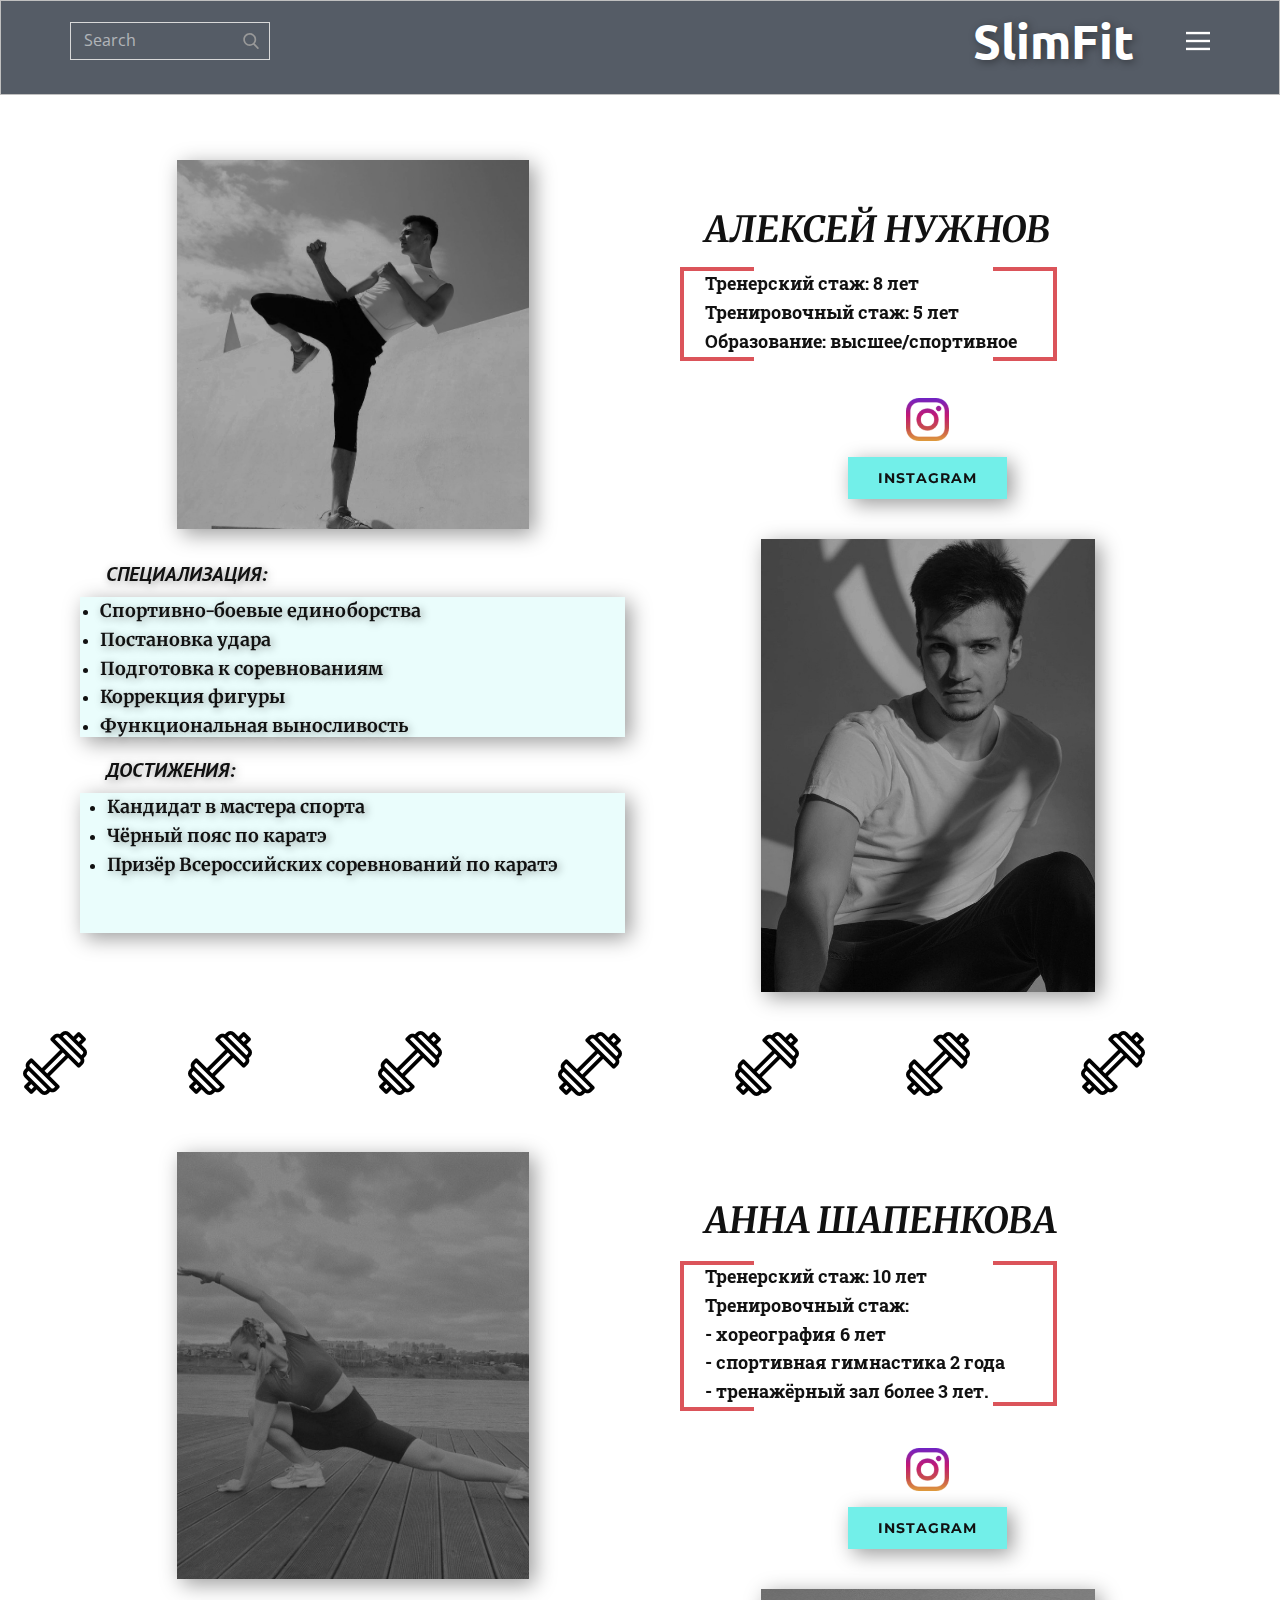
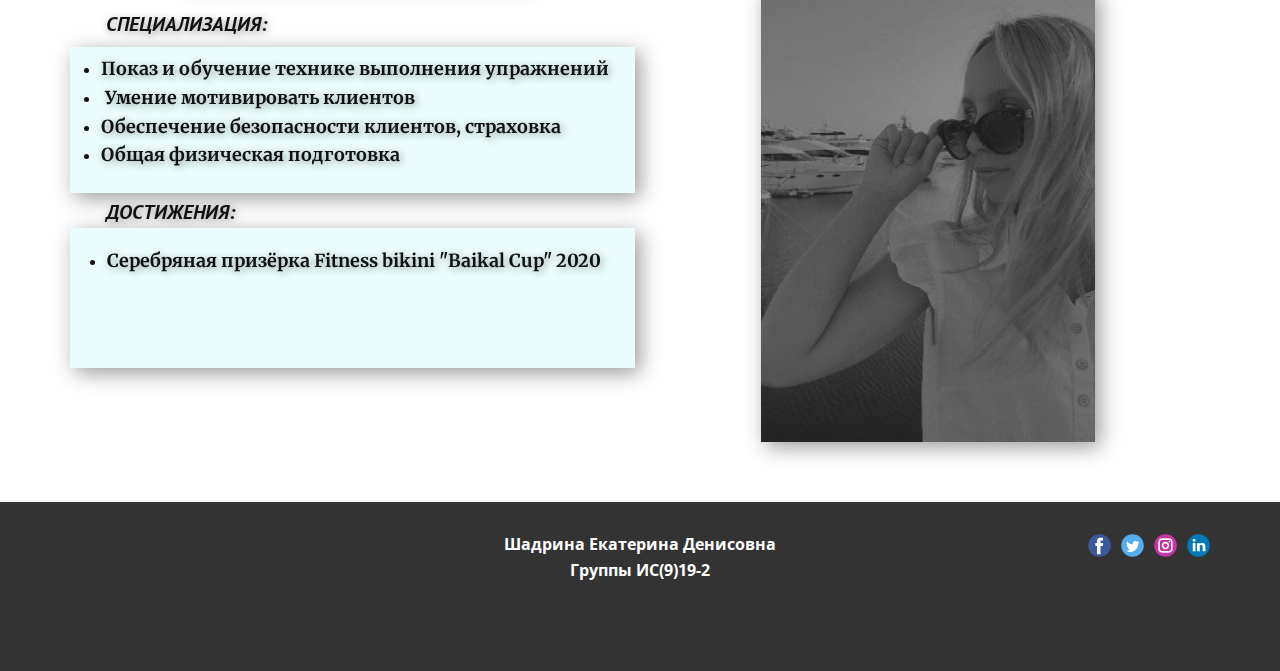
<file: Тренера.html>
<!DOCTYPE html>
<html style="font-size: 16px;">
  <head>
    <meta name="viewport" content="width=device-width, initial-scale=1.0">
    <meta charset="utf-8">
    <meta name="keywords" content="INTUITIVE">
    <meta name="description" content="">
    <meta name="page_type" content="np-template-header-footer-from-plugin">
    <title>Тренера</title>
    <link rel="stylesheet" href="nicepage.css" media="screen">
<link rel="stylesheet" href="Тренера.css" media="screen">
    <script class="u-script" type="text/javascript" src="jquery.js" defer=""></script>
    <script class="u-script" type="text/javascript" src="nicepage.js" defer=""></script>
    <meta name="generator" content="Nicepage 4.2.6, nicepage.com">
    <link id="u-theme-google-font" rel="stylesheet" href="https://fonts.googleapis.com/css?family=Roboto:100,100i,300,300i,400,400i,500,500i,700,700i,900,900i|Open+Sans:300,300i,400,400i,600,600i,700,700i,800,800i">
    <link id="u-page-google-font" rel="stylesheet" href="https://fonts.googleapis.com/css?family=Merriweather:300,300i,400,400i,700,700i,900,900i|Roboto+Slab:100,200,300,400,500,600,700,800,900|Montserrat:100,100i,200,200i,300,300i,400,400i,500,500i,600,600i,700,700i,800,800i,900,900i|PT+Sans:400,400i,700,700i|Ubuntu:300,300i,400,400i,500,500i,700,700i">
    
    
    
    
    
    <script type="application/ld+json">{
		"@context": "http://schema.org",
		"@type": "Organization",
		"name": "",
		"sameAs": []
}</script>
    <meta name="theme-color" content="#478ac9">
    <meta property="og:title" content="Тренера">
    <meta property="og:type" content="website">
  </head>
  <body class="u-body"><header class="u-align-center-xs u-border-1 u-border-grey-25 u-clearfix u-header u-palette-5-dark-2 u-header" id="sec-2549"><div class="u-clearfix u-sheet u-sheet-1">
        <h1 class="u-custom-font u-font-ubuntu u-text u-text-default u-title u-text-1">SlimFit</h1>
        <form action="#" method="get" class="u-border-1 u-border-grey-15 u-expanded-width-xs u-search u-search-right u-search-1">
          <button class="u-search-button" type="submit">
            <span class="u-search-icon u-spacing-10 u-text-grey-40">
              <svg class="u-svg-link" preserveAspectRatio="xMidYMin slice" viewBox="0 0 56.966 56.966" style=""><use xmlns:xlink="http://www.w3.org/1999/xlink" xlink:href="#svg-b04b"></use></svg>
              <svg xmlns="http://www.w3.org/2000/svg" xmlns:xlink="http://www.w3.org/1999/xlink" version="1.1" id="svg-b04b" x="0px" y="0px" viewBox="0 0 56.966 56.966" style="enable-background:new 0 0 56.966 56.966;" xml:space="preserve" class="u-svg-content"><path d="M55.146,51.887L41.588,37.786c3.486-4.144,5.396-9.358,5.396-14.786c0-12.682-10.318-23-23-23s-23,10.318-23,23  s10.318,23,23,23c4.761,0,9.298-1.436,13.177-4.162l13.661,14.208c0.571,0.593,1.339,0.92,2.162,0.92  c0.779,0,1.518-0.297,2.079-0.837C56.255,54.982,56.293,53.08,55.146,51.887z M23.984,6c9.374,0,17,7.626,17,17s-7.626,17-17,17  s-17-7.626-17-17S14.61,6,23.984,6z"></path><g></g><g></g><g></g><g></g><g></g><g></g><g></g><g></g><g></g><g></g><g></g><g></g><g></g><g></g><g></g></svg>
            </span>
          </button>
          <input class="u-search-input" type="search" name="search" value="" placeholder="Search">
        </form>
        <nav class="u-align-left u-menu u-menu-dropdown u-nav-spacing-25 u-offcanvas u-menu-1" data-responsive-from="XL">
          <div class="menu-collapse">
            <a class="u-button-style u-nav-link" href="#" style="padding: 4px 0px; font-size: calc(1em + 8px);">
              <svg class="u-svg-link" preserveAspectRatio="xMidYMin slice" viewBox="0 0 302 302" style=""><use xmlns:xlink="http://www.w3.org/1999/xlink" xlink:href="#svg-7b92"></use></svg>
              <svg xmlns="http://www.w3.org/2000/svg" xmlns:xlink="http://www.w3.org/1999/xlink" version="1.1" id="svg-7b92" x="0px" y="0px" viewBox="0 0 302 302" style="enable-background:new 0 0 302 302;" xml:space="preserve" class="u-svg-content"><g><rect y="36" width="302" height="30"></rect><rect y="236" width="302" height="30"></rect><rect y="136" width="302" height="30"></rect>
</g><g></g><g></g><g></g><g></g><g></g><g></g><g></g><g></g><g></g><g></g><g></g><g></g><g></g><g></g><g></g></svg>
            </a>
          </div>
          <div class="u-custom-menu u-nav-container">
            <ul class="u-nav u-unstyled u-nav-1"><li class="u-nav-item"><a class="u-button-style u-hover-palette-1-light-2 u-nav-link u-palette-4-dark-2 u-text-active-palette-1-light-3 u-text-hover-white" href="Главная.html" style="padding: 18px 24px;">Главная</a>
</li><li class="u-nav-item"><a class="u-button-style u-hover-palette-1-light-2 u-nav-link u-palette-4-dark-2 u-text-active-palette-1-light-3 u-text-hover-white" href="Программы.html" style="padding: 18px 24px;">Программы</a>
</li><li class="u-nav-item"><a class="u-button-style u-hover-palette-1-light-2 u-nav-link u-palette-4-dark-2 u-text-active-palette-1-light-3 u-text-hover-white" href="Расписание.html" style="padding: 18px 24px;">Расписание</a>
</li><li class="u-nav-item"><a class="u-button-style u-hover-palette-1-light-2 u-nav-link u-palette-4-dark-2 u-text-active-palette-1-light-3 u-text-hover-white" href="Тренера.html" style="padding: 18px 24px;">Тренера</a>
</li><li class="u-nav-item"><a class="u-button-style u-hover-palette-1-light-2 u-nav-link u-palette-4-dark-2 u-text-active-palette-1-light-3 u-text-hover-white" href="Новости.html" style="padding: 18px 24px;">Новости</a>
</li><li class="u-nav-item"><a class="u-button-style u-hover-palette-1-light-2 u-nav-link u-palette-4-dark-2 u-text-active-palette-1-light-3 u-text-hover-white" href="Вопросы.html" style="padding: 18px 24px;">Часто задаваемые вопросы</a>
</li></ul>
          </div>
          <div class="u-custom-menu u-nav-container-collapse">
            <div class="u-align-center u-black u-container-style u-inner-container-layout u-opacity u-opacity-95 u-sidenav">
              <div class="u-inner-container-layout u-sidenav-overflow">
                <div class="u-menu-close"></div>
                <ul class="u-align-center u-nav u-popupmenu-items u-unstyled u-nav-2"><li class="u-nav-item"><a class="u-button-style u-nav-link" href="Главная.html" style="padding: 18px 24px;">Главная</a>
</li><li class="u-nav-item"><a class="u-button-style u-nav-link" href="Программы.html" style="padding: 18px 24px;">Программы</a>
</li><li class="u-nav-item"><a class="u-button-style u-nav-link" href="Расписание.html" style="padding: 18px 24px;">Расписание</a>
</li><li class="u-nav-item"><a class="u-button-style u-nav-link" href="Тренера.html" style="padding: 18px 24px;">Тренера</a>
</li><li class="u-nav-item"><a class="u-button-style u-nav-link" href="Новости.html" style="padding: 18px 24px;">Новости</a>
</li><li class="u-nav-item"><a class="u-button-style u-nav-link" href="Вопросы.html" style="padding: 18px 24px;">Часто задаваемые вопросы</a>
</li></ul>
              </div>
            </div>
            <div class="u-black u-menu-overlay u-opacity u-opacity-70"></div>
          </div>
        </nav>
      </div></header>
    <section class="u-clearfix u-section-1" id="sec-6b9f">
      <div class="u-clearfix u-sheet u-sheet-1">
        <div class="u-clearfix u-expanded-width u-gutter-10 u-layout-wrap u-layout-wrap-1">
          <div class="u-layout">
            <div class="u-layout-col">
              <div class="u-size-30">
                <div class="u-layout-row">
                  <div class="u-container-style u-layout-cell u-left-cell u-size-30 u-layout-cell-1" src="">
                    <div class="u-container-layout u-container-layout-1">
                      <img class="u-absolute-hcenter u-expanded-height u-image u-image-1" src="images/t-gAy3wqBNk.jpg" data-image-width="873" data-image-height="916" data-animation-name="zoomIn" data-animation-duration="1000" data-animation-direction="">
                    </div>
                  </div>
                  <div class="u-align-left u-container-style u-layout-cell u-right-cell u-size-30 u-layout-cell-2">
                    <div class="u-container-layout u-container-layout-2">
                      <h2 class="u-custom-font u-font-merriweather u-text u-text-1" data-animation-name="flipIn" data-animation-duration="1000" data-animation-direction="X">Алексей Нужнов</h2>
                      <p class="u-custom-font u-font-roboto-slab u-text u-text-2" data-animation-name="slideIn" data-animation-duration="1000" data-animation-direction="Down">Тренерский стаж: 8 лет<br>Тренировочный стаж: 5 лет&nbsp;<br>Образование: высшее/спортивное
                      </p>
                      <div class="u-border-4 u-border-palette-2-base u-shape u-shape-right u-shape-1"></div>
                      <div class="u-border-4 u-border-palette-2-base u-shape u-shape-left u-shape-2"></div><span class="u-file-icon u-icon u-icon-1"><img src="images/174855.png" alt=""></span>
                      <a href="https://www.instagram.com/batusaye/" class="u-border-none u-btn u-btn-rectangle u-button-style u-custom-font u-font-montserrat u-palette-4-light-1 u-btn-1" target="_blank" data-animation-name="bounceIn" data-animation-duration="1000" data-animation-direction="">Instagram</a>
                    </div>
                  </div>
                </div>
              </div>
              <div class="u-size-30">
                <div class="u-layout-row">
                  <div class="u-align-left u-container-style u-layout-cell u-left-cell u-size-30 u-layout-cell-3">
                    <div class="u-container-layout u-valign-top u-container-layout-3">
                      <p class="u-custom-font u-font-pt-sans u-text u-text-3" data-animation-name="rotateIn" data-animation-duration="1000" data-animation-direction="">Специализация:</p>
                      <div class="u-expanded-width u-palette-4-light-3 u-shape u-shape-rectangle u-shape-3" data-animation-name="flipIn" data-animation-duration="1000" data-animation-direction="X"></div>
                      <ul class="u-custom-font u-font-merriweather u-text u-text-default u-text-4" data-animation-name="lightSpeedIn" data-animation-duration="1000" data-animation-direction="">
                        <li>
                          <span style="font-weight: 700; font-size: 1.125rem;">Спортивно-боевые единоборства</span>
                        </li>
                        <li>
                          <span style="font-weight: 700; font-size: 1.125rem;">Постановка удара&nbsp;</span>
                        </li>
                        <li>
                          <span style="font-weight: 700; font-size: 1.125rem;">Подготовка к соревнованиям&nbsp;</span>
                        </li>
                        <li>
                          <span style="font-weight: 700; font-size: 1.125rem;">Коррекция фигуры&nbsp;</span>
                        </li>
                        <li>
                          <span style="font-weight: 700; font-size: 1.125rem;">Функциональная выносливость</span>
                          <br>
                        </li>
                      </ul>
                      <p class="u-custom-font u-font-pt-sans u-text u-text-5" data-animation-name="rotateIn" data-animation-duration="1000" data-animation-direction="">достижения:</p>
                      <div class="u-expanded-width u-palette-4-light-3 u-shape u-shape-rectangle u-shape-4" data-animation-name="flipIn" data-animation-duration="1000" data-animation-direction="X"></div>
                      <ul class="u-custom-font u-font-merriweather u-text u-text-default u-text-6" data-animation-name="lightSpeedIn" data-animation-duration="1000" data-animation-direction="">
                        <li>
                          <span style="font-weight: 700; font-size: 1.125rem;"></span>
                          <span style="font-weight: 700; font-size: 1.125rem;">Кандидат в мастера спорта&nbsp;</span>
                        </li>
                        <li>
                          <span style="font-weight: 700; font-size: 1.125rem;">Чёрный пояс по каратэ&nbsp;</span>
                        </li>
                        <li>
                          <span style="font-weight: 700; font-size: 1.125rem;">Призёр Всероссийских соревнований по каратэ</span>
                        </li>
                      </ul>
                    </div>
                  </div>
                  <div class="u-container-style u-layout-cell u-right-cell u-size-30 u-layout-cell-4" src="">
                    <div class="u-container-layout u-container-layout-4">
                      <img class="u-absolute-hcenter u-expanded-height u-image u-image-2" src="images/D67Bjf9fMnI.jpg" data-image-width="871" data-image-height="888" data-animation-name="zoomIn" data-animation-duration="1000" data-animation-direction="">
                    </div>
                  </div>
                </div>
              </div>
            </div>
          </div>
        </div><span class="u-file-icon u-icon u-icon-2"><img src="images/5638791.png" alt=""></span><span class="u-file-icon u-icon u-icon-3"><img src="images/5638791.png" alt=""></span><span class="u-file-icon u-icon u-icon-4"><img src="images/5638791.png" alt=""></span><span class="u-file-icon u-icon u-icon-5"><img src="images/5638791.png" alt=""></span><span class="u-file-icon u-icon u-icon-6"><img src="images/5638791.png" alt=""></span><span class="u-file-icon u-icon u-icon-7"><img src="images/5638791.png" alt=""></span><span class="u-file-icon u-icon u-icon-8"><img src="images/5638791.png" alt=""></span>
        <div class="u-clearfix u-expanded-width u-gutter-10 u-layout-wrap u-layout-wrap-2">
          <div class="u-layout">
            <div class="u-layout-col">
              <div class="u-size-30">
                <div class="u-layout-row">
                  <div class="u-container-style u-layout-cell u-left-cell u-size-30 u-layout-cell-5" src="">
                    <div class="u-container-layout u-container-layout-5">
                      <img class="u-absolute-hcenter u-expanded-height u-image u-image-3" src="images/ClJGnJGA-pw.jpg" data-image-width="912" data-image-height="914" data-animation-name="zoomIn" data-animation-duration="1000" data-animation-direction="">
                    </div>
                  </div>
                  <div class="u-align-left u-container-style u-layout-cell u-right-cell u-size-30 u-layout-cell-6">
                    <div class="u-container-layout u-container-layout-6">
                      <h2 class="u-custom-font u-font-merriweather u-text u-text-7" data-animation-name="flipIn" data-animation-duration="1000" data-animation-direction="X">анна шапенкова</h2>
                      <p class="u-custom-font u-font-roboto-slab u-text u-text-8" data-animation-name="slideIn" data-animation-duration="1000" data-animation-direction="Down">Тренерский стаж: 10 лет<br>Тренировочный стаж:<br>- хореография 6 лет<br>- спортивная гимнастика 2 года<br>- тренажёрный зал более 3 лет.<br>
                      </p>
                      <div class="u-border-4 u-border-palette-2-base u-shape u-shape-right u-shape-5"></div>
                      <div class="u-border-4 u-border-palette-2-base u-shape u-shape-left u-shape-6"></div><span class="u-file-icon u-icon u-icon-9"><img src="images/174855.png" alt=""></span>
                      <a href="https://www.instagram.com/annetttsh/" class="u-border-none u-btn u-btn-rectangle u-button-style u-custom-font u-font-montserrat u-palette-4-light-1 u-btn-2" target="_blank" data-animation-name="bounceIn" data-animation-duration="1000" data-animation-direction="">Instagram</a>
                    </div>
                  </div>
                </div>
              </div>
              <div class="u-size-30">
                <div class="u-layout-row">
                  <div class="u-align-left u-container-style u-layout-cell u-left-cell u-size-30 u-layout-cell-7">
                    <div class="u-container-layout u-container-layout-7">
                      <p class="u-custom-font u-font-pt-sans u-text u-text-9" data-animation-name="rotateIn" data-animation-duration="1000" data-animation-direction="">Специализация:</p>
                      <div class="u-expanded-width u-palette-4-light-3 u-shape u-shape-rectangle u-shape-7" data-animation-name="flipIn" data-animation-duration="1000" data-animation-direction="X"></div>
                      <ul class="u-custom-font u-font-merriweather u-text u-text-10" data-animation-name="lightSpeedIn" data-animation-duration="1000" data-animation-direction="">
                        <li>
                          <span style="font-size: 1.125rem; font-weight: 700;">
                            <span style="font-weight: 700;"> П</span>оказ и обучение технике выполнения упражнений&nbsp;
                          </span>
                        </li>
                        <li>
                          <span style="font-size: 1.125rem; font-weight: 700;">&nbsp;Умение мотивировать клиентов&nbsp;</span>
                        </li>
                        <li>
                          <span style="font-size: 1.125rem; font-weight: 700;">Обеспечение безопасности клиентов, страховка&nbsp;</span>
                        </li>
                        <li>
                          <span style="font-size: 1.125rem; font-weight: 700;">Общая физическая подготовка&nbsp;</span>
                          <br>
                        </li>
                      </ul>
                      <p class="u-custom-font u-font-pt-sans u-text u-text-11" data-animation-name="rotateIn" data-animation-duration="1000" data-animation-direction="">достижения:</p>
                      <div class="u-expanded-width u-palette-4-light-3 u-shape u-shape-rectangle u-shape-8" data-animation-name="flipIn" data-animation-duration="1000" data-animation-direction="X"></div>
                      <ul class="u-custom-font u-font-merriweather u-text u-text-12" data-animation-name="lightSpeedIn" data-animation-duration="1000" data-animation-direction="">
                        <li>
                          <span style="font-size: 1.125rem; font-weight: 700;">Серебряная призёрка Fitness bikini "Baikal Cup" 2020</span>
                          <br>
                        </li>
                      </ul>
                    </div>
                  </div>
                  <div class="u-container-style u-layout-cell u-right-cell u-size-30 u-layout-cell-8" src="">
                    <div class="u-container-layout u-container-layout-8">
                      <img class="u-absolute-hcenter u-expanded-height u-image u-image-4" src="images/VZbEmdieg8c.jpg" data-image-width="909" data-image-height="911" data-animation-name="zoomIn" data-animation-duration="1000" data-animation-direction="">
                    </div>
                  </div>
                </div>
              </div>
            </div>
          </div>
        </div>
      </div>
    </section>
    
    
    
    
    
    <footer class="u-align-center-md u-align-center-sm u-align-center-xs u-clearfix u-footer u-grey-80" id="sec-3bb0"><div class="u-clearfix u-sheet u-sheet-1">
        <p class="u-align-center-lg u-align-center-md u-align-center-xl u-text u-text-1">Шадрина Екатерина Денисовна<br>Группы ИС(9)19-2
        </p>
        <div class="u-align-left u-social-icons u-spacing-10 u-social-icons-1">
          <a class="u-social-url" title="facebook" target="_blank" href=""><span class="u-icon u-social-facebook u-social-icon u-icon-1"><svg class="u-svg-link" preserveAspectRatio="xMidYMin slice" viewBox="0 0 112 112" style=""><use xmlns:xlink="http://www.w3.org/1999/xlink" xlink:href="#svg-2c99"></use></svg><svg class="u-svg-content" viewBox="0 0 112 112" x="0" y="0" id="svg-2c99"><circle fill="currentColor" cx="56.1" cy="56.1" r="55"></circle><path fill="#FFFFFF" d="M73.5,31.6h-9.1c-1.4,0-3.6,0.8-3.6,3.9v8.5h12.6L72,58.3H60.8v40.8H43.9V58.3h-8V43.9h8v-9.2
            c0-6.7,3.1-17,17-17h12.5v13.9H73.5z"></path></svg></span>
          </a>
          <a class="u-social-url" title="twitter" target="_blank" href=""><span class="u-icon u-social-icon u-social-twitter u-icon-2"><svg class="u-svg-link" preserveAspectRatio="xMidYMin slice" viewBox="0 0 112 112" style=""><use xmlns:xlink="http://www.w3.org/1999/xlink" xlink:href="#svg-5c2e"></use></svg><svg class="u-svg-content" viewBox="0 0 112 112" x="0" y="0" id="svg-5c2e"><circle fill="currentColor" class="st0" cx="56.1" cy="56.1" r="55"></circle><path fill="#FFFFFF" d="M83.8,47.3c0,0.6,0,1.2,0,1.7c0,17.7-13.5,38.2-38.2,38.2C38,87.2,31,85,25,81.2c1,0.1,2.1,0.2,3.2,0.2
            c6.3,0,12.1-2.1,16.7-5.7c-5.9-0.1-10.8-4-12.5-9.3c0.8,0.2,1.7,0.2,2.5,0.2c1.2,0,2.4-0.2,3.5-0.5c-6.1-1.2-10.8-6.7-10.8-13.1
            c0-0.1,0-0.1,0-0.2c1.8,1,3.9,1.6,6.1,1.7c-3.6-2.4-6-6.5-6-11.2c0-2.5,0.7-4.8,1.8-6.7c6.6,8.1,16.5,13.5,27.6,14
            c-0.2-1-0.3-2-0.3-3.1c0-7.4,6-13.4,13.4-13.4c3.9,0,7.3,1.6,9.8,4.2c3.1-0.6,5.9-1.7,8.5-3.3c-1,3.1-3.1,5.8-5.9,7.4
            c2.7-0.3,5.3-1,7.7-2.1C88.7,43,86.4,45.4,83.8,47.3z"></path></svg></span>
          </a>
          <a class="u-social-url" title="instagram" target="_blank" href=""><span class="u-icon u-social-icon u-social-instagram u-icon-3"><svg class="u-svg-link" preserveAspectRatio="xMidYMin slice" viewBox="0 0 112 112" style=""><use xmlns:xlink="http://www.w3.org/1999/xlink" xlink:href="#svg-c52e"></use></svg><svg class="u-svg-content" viewBox="0 0 112 112" x="0" y="0" id="svg-c52e"><circle fill="currentColor" cx="56.1" cy="56.1" r="55"></circle><path fill="#FFFFFF" d="M55.9,38.2c-9.9,0-17.9,8-17.9,17.9C38,66,46,74,55.9,74c9.9,0,17.9-8,17.9-17.9C73.8,46.2,65.8,38.2,55.9,38.2
            z M55.9,66.4c-5.7,0-10.3-4.6-10.3-10.3c-0.1-5.7,4.6-10.3,10.3-10.3c5.7,0,10.3,4.6,10.3,10.3C66.2,61.8,61.6,66.4,55.9,66.4z"></path><path fill="#FFFFFF" d="M74.3,33.5c-2.3,0-4.2,1.9-4.2,4.2s1.9,4.2,4.2,4.2s4.2-1.9,4.2-4.2S76.6,33.5,74.3,33.5z"></path><path fill="#FFFFFF" d="M73.1,21.3H38.6c-9.7,0-17.5,7.9-17.5,17.5v34.5c0,9.7,7.9,17.6,17.5,17.6h34.5c9.7,0,17.5-7.9,17.5-17.5V38.8
            C90.6,29.1,82.7,21.3,73.1,21.3z M83,73.3c0,5.5-4.5,9.9-9.9,9.9H38.6c-5.5,0-9.9-4.5-9.9-9.9V38.8c0-5.5,4.5-9.9,9.9-9.9h34.5
            c5.5,0,9.9,4.5,9.9,9.9V73.3z"></path></svg></span>
          </a>
          <a class="u-social-url" title="linkedin" target="_blank" href=""><span class="u-icon u-social-icon u-social-linkedin u-icon-4"><svg class="u-svg-link" preserveAspectRatio="xMidYMin slice" viewBox="0 0 112 112" style=""><use xmlns:xlink="http://www.w3.org/1999/xlink" xlink:href="#svg-364f"></use></svg><svg class="u-svg-content" viewBox="0 0 112 112" x="0" y="0" id="svg-364f"><circle fill="currentColor" cx="56.1" cy="56.1" r="55"></circle><path fill="#FFFFFF" d="M41.3,83.7H27.9V43.4h13.4V83.7z M34.6,37.9L34.6,37.9c-4.6,0-7.5-3.1-7.5-7c0-4,3-7,7.6-7s7.4,3,7.5,7
            C42.2,34.8,39.2,37.9,34.6,37.9z M89.6,83.7H76.2V62.2c0-5.4-1.9-9.1-6.8-9.1c-3.7,0-5.9,2.5-6.9,4.9c-0.4,0.9-0.4,2.1-0.4,3.3v22.5
            H48.7c0,0,0.2-36.5,0-40.3h13.4v5.7c1.8-2.7,5-6.7,12.1-6.7c8.8,0,15.4,5.8,15.4,18.1V83.7z"></path></svg></span>
          </a>
        </div>
      </div></footer>
    <section class="u-backlink u-clearfix u-grey-80">
      <a class="u-link" href="https://nicepage.com/website-templates" target="_blank">
    </section>
  </body>
</html>
</file>
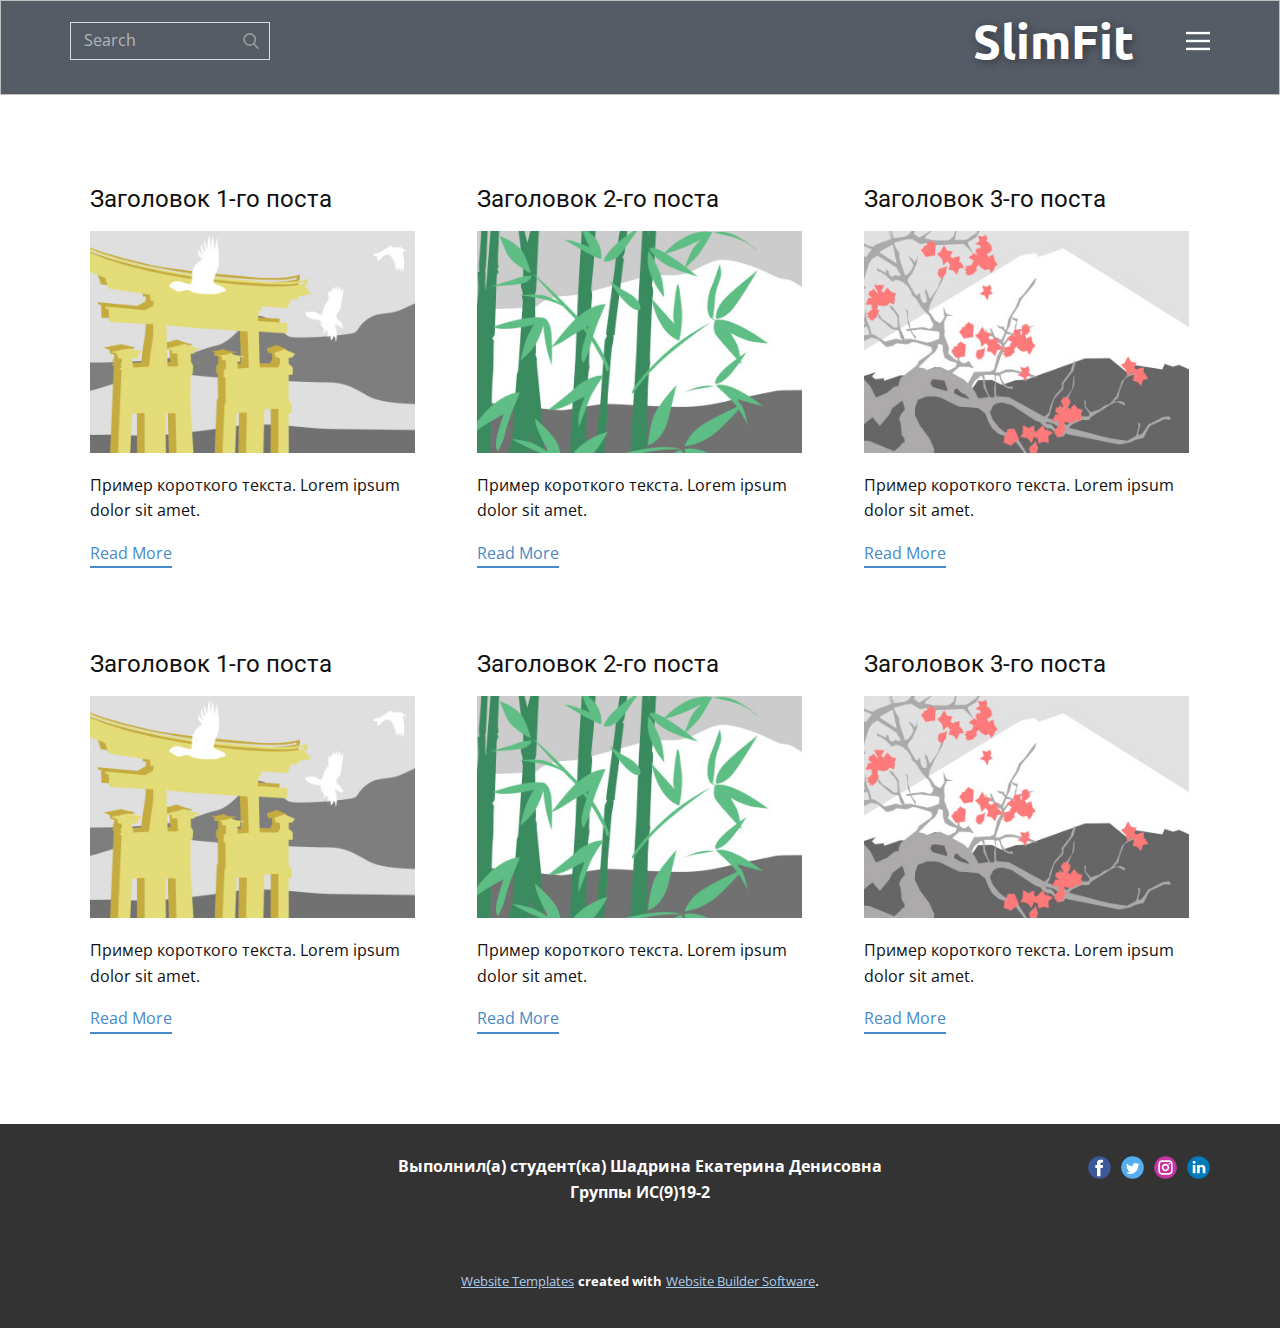
<file: blog/blog.html>
<html style="font-size: 16px;"><head>
    <meta name="viewport" content="width=device-width, initial-scale=1.0">
    <meta charset="utf-8">
    <meta name="keywords" content="SlimFit">
    <meta name="description" content="">
    <meta name="page_type" content="np-template-header-footer-from-plugin">
    <title>Blog Template</title>
    <link rel="stylesheet" href="../nicepage.css" media="screen">
<link rel="stylesheet" href="../Blog-Template.css" media="screen">
    <script class="u-script" type="text/javascript" src="../jquery.js" defer=""></script>
    <script class="u-script" type="text/javascript" src="../nicepage.js" defer=""></script>
    <meta name="generator" content="Nicepage 4.2.6, nicepage.com">
    <link id="u-theme-google-font" rel="stylesheet" href="https://fonts.googleapis.com/css?family=Roboto:100,100i,300,300i,400,400i,500,500i,700,700i,900,900i|Open+Sans:300,300i,400,400i,600,600i,700,700i,800,800i">
    <link id="u-page-google-font" rel="stylesheet" href="https://fonts.googleapis.com/css?family=Ubuntu:300,300i,400,400i,500,500i,700,700i">
    
    
    
    
    
    <script type="application/ld+json">{
		"@context": "http://schema.org",
		"@type": "Organization",
		"name": "",
		"sameAs": []
}</script>
    <meta name="theme-color" content="#478ac9">
  </head>
  <body class="u-body"><header class="u-align-center-xs u-border-1 u-border-grey-25 u-clearfix u-header u-palette-5-dark-2 u-header" id="sec-2549"><div class="u-clearfix u-sheet u-sheet-1">
        <h1 class="u-custom-font u-font-ubuntu u-text u-text-default u-title u-text-1">SlimFit</h1>
        <form action="#" method="get" class="u-border-1 u-border-grey-15 u-expanded-width-xs u-search u-search-right u-search-1">
          <button class="u-search-button" type="submit">
            <span class="u-search-icon u-spacing-10 u-text-grey-40">
              <svg class="u-svg-link" preserveAspectRatio="xMidYMin slice" viewBox="0 0 56.966 56.966" style=""><use xmlns:xlink="http://www.w3.org/1999/xlink" xlink:href="#svg-b04b"></use></svg>
              <svg xmlns="http://www.w3.org/2000/svg" xmlns:xlink="http://www.w3.org/1999/xlink" version="1.1" id="svg-b04b" x="0px" y="0px" viewBox="0 0 56.966 56.966" style="enable-background:new 0 0 56.966 56.966;" xml:space="preserve" class="u-svg-content"><path d="M55.146,51.887L41.588,37.786c3.486-4.144,5.396-9.358,5.396-14.786c0-12.682-10.318-23-23-23s-23,10.318-23,23  s10.318,23,23,23c4.761,0,9.298-1.436,13.177-4.162l13.661,14.208c0.571,0.593,1.339,0.92,2.162,0.92  c0.779,0,1.518-0.297,2.079-0.837C56.255,54.982,56.293,53.08,55.146,51.887z M23.984,6c9.374,0,17,7.626,17,17s-7.626,17-17,17  s-17-7.626-17-17S14.61,6,23.984,6z"></path><g></g><g></g><g></g><g></g><g></g><g></g><g></g><g></g><g></g><g></g><g></g><g></g><g></g><g></g><g></g></svg>
            </span>
          </button>
          <input class="u-search-input" type="search" name="search" value="" placeholder="Search">
        </form>
        <nav class="u-align-left u-menu u-menu-dropdown u-nav-spacing-25 u-offcanvas u-menu-1" data-responsive-from="XL">
          <div class="menu-collapse">
            <a class="u-button-style u-nav-link" href="#" style="padding: 4px 0px; font-size: calc(1em + 8px);">
              <svg class="u-svg-link" preserveAspectRatio="xMidYMin slice" viewBox="0 0 302 302" style=""><use xmlns:xlink="http://www.w3.org/1999/xlink" xlink:href="#svg-7b92"></use></svg>
              <svg xmlns="http://www.w3.org/2000/svg" xmlns:xlink="http://www.w3.org/1999/xlink" version="1.1" id="svg-7b92" x="0px" y="0px" viewBox="0 0 302 302" style="enable-background:new 0 0 302 302;" xml:space="preserve" class="u-svg-content"><g><rect y="36" width="302" height="30"></rect><rect y="236" width="302" height="30"></rect><rect y="136" width="302" height="30"></rect>
</g><g></g><g></g><g></g><g></g><g></g><g></g><g></g><g></g><g></g><g></g><g></g><g></g><g></g><g></g><g></g></svg>
            </a>
          </div>
          <div class="u-custom-menu u-nav-container">
            <ul class="u-nav u-unstyled u-nav-1"><li class="u-nav-item"><a class="u-button-style u-hover-palette-1-light-2 u-nav-link u-palette-4-dark-2 u-text-active-palette-1-light-3 u-text-hover-white" href="../Главная.html" style="padding: 18px 24px;">Главная</a>
</li><li class="u-nav-item"><a class="u-button-style u-hover-palette-1-light-2 u-nav-link u-palette-4-dark-2 u-text-active-palette-1-light-3 u-text-hover-white" href="../Программы.html" style="padding: 18px 24px;">Программы</a>
</li><li class="u-nav-item"><a class="u-button-style u-hover-palette-1-light-2 u-nav-link u-palette-4-dark-2 u-text-active-palette-1-light-3 u-text-hover-white" href="../Расписание.html" style="padding: 18px 24px;">Расписание</a>
</li><li class="u-nav-item"><a class="u-button-style u-hover-palette-1-light-2 u-nav-link u-palette-4-dark-2 u-text-active-palette-1-light-3 u-text-hover-white" href="../Тренера.html" style="padding: 18px 24px;">Тренера</a>
</li><li class="u-nav-item"><a class="u-button-style u-hover-palette-1-light-2 u-nav-link u-palette-4-dark-2 u-text-active-palette-1-light-3 u-text-hover-white" href="../Новости.html" style="padding: 18px 24px;">Новости</a>
</li><li class="u-nav-item"><a class="u-button-style u-hover-palette-1-light-2 u-nav-link u-palette-4-dark-2 u-text-active-palette-1-light-3 u-text-hover-white" href="../Вопросы.html" style="padding: 18px 24px;">Часто задаваемые вопросы</a>
</li></ul>
          </div>
          <div class="u-custom-menu u-nav-container-collapse">
            <div class="u-align-center u-black u-container-style u-inner-container-layout u-opacity u-opacity-95 u-sidenav">
              <div class="u-inner-container-layout u-sidenav-overflow">
                <div class="u-menu-close"></div>
                <ul class="u-align-center u-nav u-popupmenu-items u-unstyled u-nav-2"><li class="u-nav-item"><a class="u-button-style u-nav-link" href="../Главная.html" style="padding: 18px 24px;">Главная</a>
</li><li class="u-nav-item"><a class="u-button-style u-nav-link" href="../Программы.html" style="padding: 18px 24px;">Программы</a>
</li><li class="u-nav-item"><a class="u-button-style u-nav-link" href="../Расписание.html" style="padding: 18px 24px;">Расписание</a>
</li><li class="u-nav-item"><a class="u-button-style u-nav-link" href="../Тренера.html" style="padding: 18px 24px;">Тренера</a>
</li><li class="u-nav-item"><a class="u-button-style u-nav-link" href="../Новости.html" style="padding: 18px 24px;">Новости</a>
</li><li class="u-nav-item"><a class="u-button-style u-nav-link" href="../Вопросы.html" style="padding: 18px 24px;">Часто задаваемые вопросы</a>
</li></ul>
              </div>
            </div>
            <div class="u-black u-menu-overlay u-opacity u-opacity-70"></div>
          </div>
        </nav>
      </div></header>
    <section class="u-clearfix u-section-1" id="sec-6a69">
      <div class="u-clearfix u-sheet u-valign-middle u-sheet-1"><!--blog--><!--blog_options_json--><!--{"type":"Recent","source":"","tags":"","count":""}--><!--/blog_options_json-->
        <div class="u-blog u-expanded-width u-repeater u-repeater-1"><!--blog_post-->
          <div class="u-blog-post u-container-style u-repeater-item u-white u-repeater-item-1">
            <div class="u-container-layout u-similar-container u-valign-top u-container-layout-1"><!--blog_post_header-->
              <h4 class="u-blog-control u-text u-text-1">
                <a class="u-post-header-link" href="../blog/пост-5.html"><!--blog_post_header_content-->Заголовок 1-го поста<!--/blog_post_header_content--></a>
              </h4><!--/blog_post_header--><!--blog_post_image-->
              <a class="u-post-header-link" href="../blog/пост-5.html"><img alt="" class="u-blog-control u-expanded-width u-image u-image-default u-image-1" src="[data-uri]"></a><!--/blog_post_image--><!--blog_post_content-->
              <div class="u-blog-control u-post-content u-text u-text-2 fr-view">Пример короткого текста. Lorem ipsum dolor sit amet.</div><!--/blog_post_content--><!--blog_post_readmore-->
              <a href="../blog/пост-5.html" class="u-blog-control u-border-2 u-border-palette-1-base u-btn u-btn-rectangle u-button-style u-none u-btn-1"><!--blog_post_readmore_content--><!--options_json--><!--{"content":"Read More","defaultValue":"Читать дальше"}--><!--/options_json-->Read More<!--/blog_post_readmore_content--></a><!--/blog_post_readmore-->
            </div>
          </div><div class="u-blog-post u-container-style u-repeater-item u-video-cover u-white">
            <div class="u-container-layout u-similar-container u-valign-top u-container-layout-2"><!--blog_post_header-->
              <h4 class="u-blog-control u-text u-text-3">
                <a class="u-post-header-link" href="../blog/пост-4.html"><!--blog_post_header_content-->Заголовок 2-го поста<!--/blog_post_header_content--></a>
              </h4><!--/blog_post_header--><!--blog_post_image-->
              <a class="u-post-header-link" href="../blog/пост-4.html"><img alt="" class="u-blog-control u-expanded-width u-image u-image-default u-image-2" src="[data-uri]"></a><!--/blog_post_image--><!--blog_post_content-->
              <div class="u-blog-control u-post-content u-text u-text-4 fr-view">Пример короткого текста. Lorem ipsum dolor sit amet.</div><!--/blog_post_content--><!--blog_post_readmore-->
              <a href="../blog/пост-4.html" class="u-blog-control u-border-2 u-border-palette-1-base u-btn u-btn-rectangle u-button-style u-none u-btn-2"><!--blog_post_readmore_content--><!--options_json--><!--{"content":"Read More","defaultValue":"Читать дальше"}--><!--/options_json-->Read More<!--/blog_post_readmore_content--></a><!--/blog_post_readmore-->
            </div>
          </div><div class="u-blog-post u-container-style u-repeater-item u-video-cover u-white">
            <div class="u-container-layout u-similar-container u-valign-top u-container-layout-3"><!--blog_post_header-->
              <h4 class="u-blog-control u-text u-text-5">
                <a class="u-post-header-link" href="../blog/пост-3.html"><!--blog_post_header_content-->Заголовок 3-го поста<!--/blog_post_header_content--></a>
              </h4><!--/blog_post_header--><!--blog_post_image-->
              <a class="u-post-header-link" href="../blog/пост-3.html"><img alt="" class="u-blog-control u-expanded-width u-image u-image-default u-image-3" src="[data-uri]"></a><!--/blog_post_image--><!--blog_post_content-->
              <div class="u-blog-control u-post-content u-text u-text-6 fr-view">Пример короткого текста. Lorem ipsum dolor sit amet.</div><!--/blog_post_content--><!--blog_post_readmore-->
              <a href="../blog/пост-3.html" class="u-blog-control u-border-2 u-border-palette-1-base u-btn u-btn-rectangle u-button-style u-none u-btn-3"><!--blog_post_readmore_content--><!--options_json--><!--{"content":"Read More","defaultValue":"Читать дальше"}--><!--/options_json-->Read More<!--/blog_post_readmore_content--></a><!--/blog_post_readmore-->
            </div>
          </div><div class="u-blog-post u-container-style u-repeater-item u-white u-repeater-item-1">
            <div class="u-container-layout u-similar-container u-valign-top u-container-layout-1"><!--blog_post_header-->
              <h4 class="u-blog-control u-text u-text-1">
                <a class="u-post-header-link" href="../blog/пост-2.html"><!--blog_post_header_content-->Заголовок 1-го поста<!--/blog_post_header_content--></a>
              </h4><!--/blog_post_header--><!--blog_post_image-->
              <a class="u-post-header-link" href="../blog/пост-2.html"><img alt="" class="u-blog-control u-expanded-width u-image u-image-default u-image-1" src="[data-uri]"></a><!--/blog_post_image--><!--blog_post_content-->
              <div class="u-blog-control u-post-content u-text u-text-2 fr-view">Пример короткого текста. Lorem ipsum dolor sit amet.</div><!--/blog_post_content--><!--blog_post_readmore-->
              <a href="../blog/пост-2.html" class="u-blog-control u-border-2 u-border-palette-1-base u-btn u-btn-rectangle u-button-style u-none u-btn-1"><!--blog_post_readmore_content--><!--options_json--><!--{"content":"Read More","defaultValue":"Читать дальше"}--><!--/options_json-->Read More<!--/blog_post_readmore_content--></a><!--/blog_post_readmore-->
            </div>
          </div><div class="u-blog-post u-container-style u-repeater-item u-video-cover u-white">
            <div class="u-container-layout u-similar-container u-valign-top u-container-layout-2"><!--blog_post_header-->
              <h4 class="u-blog-control u-text u-text-3">
                <a class="u-post-header-link" href="../blog/пост-1.html"><!--blog_post_header_content-->Заголовок 2-го поста<!--/blog_post_header_content--></a>
              </h4><!--/blog_post_header--><!--blog_post_image-->
              <a class="u-post-header-link" href="../blog/пост-1.html"><img alt="" class="u-blog-control u-expanded-width u-image u-image-default u-image-2" src="[data-uri]"></a><!--/blog_post_image--><!--blog_post_content-->
              <div class="u-blog-control u-post-content u-text u-text-4 fr-view">Пример короткого текста. Lorem ipsum dolor sit amet.</div><!--/blog_post_content--><!--blog_post_readmore-->
              <a href="../blog/пост-1.html" class="u-blog-control u-border-2 u-border-palette-1-base u-btn u-btn-rectangle u-button-style u-none u-btn-2"><!--blog_post_readmore_content--><!--options_json--><!--{"content":"Read More","defaultValue":"Читать дальше"}--><!--/options_json-->Read More<!--/blog_post_readmore_content--></a><!--/blog_post_readmore-->
            </div>
          </div><div class="u-blog-post u-container-style u-repeater-item u-video-cover u-white">
            <div class="u-container-layout u-similar-container u-valign-top u-container-layout-3"><!--blog_post_header-->
              <h4 class="u-blog-control u-text u-text-5">
                <a class="u-post-header-link" href="../blog/пост.html"><!--blog_post_header_content-->Заголовок 3-го поста<!--/blog_post_header_content--></a>
              </h4><!--/blog_post_header--><!--blog_post_image-->
              <a class="u-post-header-link" href="../blog/пост.html"><img alt="" class="u-blog-control u-expanded-width u-image u-image-default u-image-3" src="[data-uri]"></a><!--/blog_post_image--><!--blog_post_content-->
              <div class="u-blog-control u-post-content u-text u-text-6 fr-view">Пример короткого текста. Lorem ipsum dolor sit amet.</div><!--/blog_post_content--><!--blog_post_readmore-->
              <a href="../blog/пост.html" class="u-blog-control u-border-2 u-border-palette-1-base u-btn u-btn-rectangle u-button-style u-none u-btn-3"><!--blog_post_readmore_content--><!--options_json--><!--{"content":"Read More","defaultValue":"Читать дальше"}--><!--/options_json-->Read More<!--/blog_post_readmore_content--></a><!--/blog_post_readmore-->
            </div>
          </div><!--/blog_post--><!--blog_post-->
          <!--/blog_post--><!--blog_post-->
          <!--/blog_post-->
        </div><!--/blog-->
      </div>
    </section>
    
    
    
    
    
    <footer class="u-align-center-md u-align-center-sm u-align-center-xs u-clearfix u-footer u-grey-80" id="sec-3bb0"><div class="u-clearfix u-sheet u-sheet-1">
        <p class="u-align-center-lg u-align-center-md u-align-center-xl u-text u-text-1">Выполнил(а) студент(ка) Шадрина Екатерина Денисовна<br>Группы ИС(9)19-2
        </p>
        <div class="u-align-left u-social-icons u-spacing-10 u-social-icons-1">
          <a class="u-social-url" title="facebook" target="_blank" href=""><span class="u-icon u-social-facebook u-social-icon u-icon-1"><svg class="u-svg-link" preserveAspectRatio="xMidYMin slice" viewBox="0 0 112 112" style=""><use xmlns:xlink="http://www.w3.org/1999/xlink" xlink:href="#svg-2c99"></use></svg><svg class="u-svg-content" viewBox="0 0 112 112" x="0" y="0" id="svg-2c99"><circle fill="currentColor" cx="56.1" cy="56.1" r="55"></circle><path fill="#FFFFFF" d="M73.5,31.6h-9.1c-1.4,0-3.6,0.8-3.6,3.9v8.5h12.6L72,58.3H60.8v40.8H43.9V58.3h-8V43.9h8v-9.2
            c0-6.7,3.1-17,17-17h12.5v13.9H73.5z"></path></svg></span>
          </a>
          <a class="u-social-url" title="twitter" target="_blank" href=""><span class="u-icon u-social-icon u-social-twitter u-icon-2"><svg class="u-svg-link" preserveAspectRatio="xMidYMin slice" viewBox="0 0 112 112" style=""><use xmlns:xlink="http://www.w3.org/1999/xlink" xlink:href="#svg-5c2e"></use></svg><svg class="u-svg-content" viewBox="0 0 112 112" x="0" y="0" id="svg-5c2e"><circle fill="currentColor" class="st0" cx="56.1" cy="56.1" r="55"></circle><path fill="#FFFFFF" d="M83.8,47.3c0,0.6,0,1.2,0,1.7c0,17.7-13.5,38.2-38.2,38.2C38,87.2,31,85,25,81.2c1,0.1,2.1,0.2,3.2,0.2
            c6.3,0,12.1-2.1,16.7-5.7c-5.9-0.1-10.8-4-12.5-9.3c0.8,0.2,1.7,0.2,2.5,0.2c1.2,0,2.4-0.2,3.5-0.5c-6.1-1.2-10.8-6.7-10.8-13.1
            c0-0.1,0-0.1,0-0.2c1.8,1,3.9,1.6,6.1,1.7c-3.6-2.4-6-6.5-6-11.2c0-2.5,0.7-4.8,1.8-6.7c6.6,8.1,16.5,13.5,27.6,14
            c-0.2-1-0.3-2-0.3-3.1c0-7.4,6-13.4,13.4-13.4c3.9,0,7.3,1.6,9.8,4.2c3.1-0.6,5.9-1.7,8.5-3.3c-1,3.1-3.1,5.8-5.9,7.4
            c2.7-0.3,5.3-1,7.7-2.1C88.7,43,86.4,45.4,83.8,47.3z"></path></svg></span>
          </a>
          <a class="u-social-url" title="instagram" target="_blank" href=""><span class="u-icon u-social-icon u-social-instagram u-icon-3"><svg class="u-svg-link" preserveAspectRatio="xMidYMin slice" viewBox="0 0 112 112" style=""><use xmlns:xlink="http://www.w3.org/1999/xlink" xlink:href="#svg-c52e"></use></svg><svg class="u-svg-content" viewBox="0 0 112 112" x="0" y="0" id="svg-c52e"><circle fill="currentColor" cx="56.1" cy="56.1" r="55"></circle><path fill="#FFFFFF" d="M55.9,38.2c-9.9,0-17.9,8-17.9,17.9C38,66,46,74,55.9,74c9.9,0,17.9-8,17.9-17.9C73.8,46.2,65.8,38.2,55.9,38.2
            z M55.9,66.4c-5.7,0-10.3-4.6-10.3-10.3c-0.1-5.7,4.6-10.3,10.3-10.3c5.7,0,10.3,4.6,10.3,10.3C66.2,61.8,61.6,66.4,55.9,66.4z"></path><path fill="#FFFFFF" d="M74.3,33.5c-2.3,0-4.2,1.9-4.2,4.2s1.9,4.2,4.2,4.2s4.2-1.9,4.2-4.2S76.6,33.5,74.3,33.5z"></path><path fill="#FFFFFF" d="M73.1,21.3H38.6c-9.7,0-17.5,7.9-17.5,17.5v34.5c0,9.7,7.9,17.6,17.5,17.6h34.5c9.7,0,17.5-7.9,17.5-17.5V38.8
            C90.6,29.1,82.7,21.3,73.1,21.3z M83,73.3c0,5.5-4.5,9.9-9.9,9.9H38.6c-5.5,0-9.9-4.5-9.9-9.9V38.8c0-5.5,4.5-9.9,9.9-9.9h34.5
            c5.5,0,9.9,4.5,9.9,9.9V73.3z"></path></svg></span>
          </a>
          <a class="u-social-url" title="linkedin" target="_blank" href=""><span class="u-icon u-social-icon u-social-linkedin u-icon-4"><svg class="u-svg-link" preserveAspectRatio="xMidYMin slice" viewBox="0 0 112 112" style=""><use xmlns:xlink="http://www.w3.org/1999/xlink" xlink:href="#svg-364f"></use></svg><svg class="u-svg-content" viewBox="0 0 112 112" x="0" y="0" id="svg-364f"><circle fill="currentColor" cx="56.1" cy="56.1" r="55"></circle><path fill="#FFFFFF" d="M41.3,83.7H27.9V43.4h13.4V83.7z M34.6,37.9L34.6,37.9c-4.6,0-7.5-3.1-7.5-7c0-4,3-7,7.6-7s7.4,3,7.5,7
            C42.2,34.8,39.2,37.9,34.6,37.9z M89.6,83.7H76.2V62.2c0-5.4-1.9-9.1-6.8-9.1c-3.7,0-5.9,2.5-6.9,4.9c-0.4,0.9-0.4,2.1-0.4,3.3v22.5
            H48.7c0,0,0.2-36.5,0-40.3h13.4v5.7c1.8-2.7,5-6.7,12.1-6.7c8.8,0,15.4,5.8,15.4,18.1V83.7z"></path></svg></span>
          </a>
        </div>
      </div></footer>
    <section class="u-backlink u-clearfix u-grey-80">
      <a class="u-link" href="https://nicepage.com/website-templates" target="_blank">
        <span>Website Templates</span>
      </a>
      <p class="u-text">
        <span>created with</span>
      </p>
      <a class="u-link" href="" target="_blank">
        <span>Website Builder Software</span>
      </a>. 
    </section>
  
</body></html>
</file>
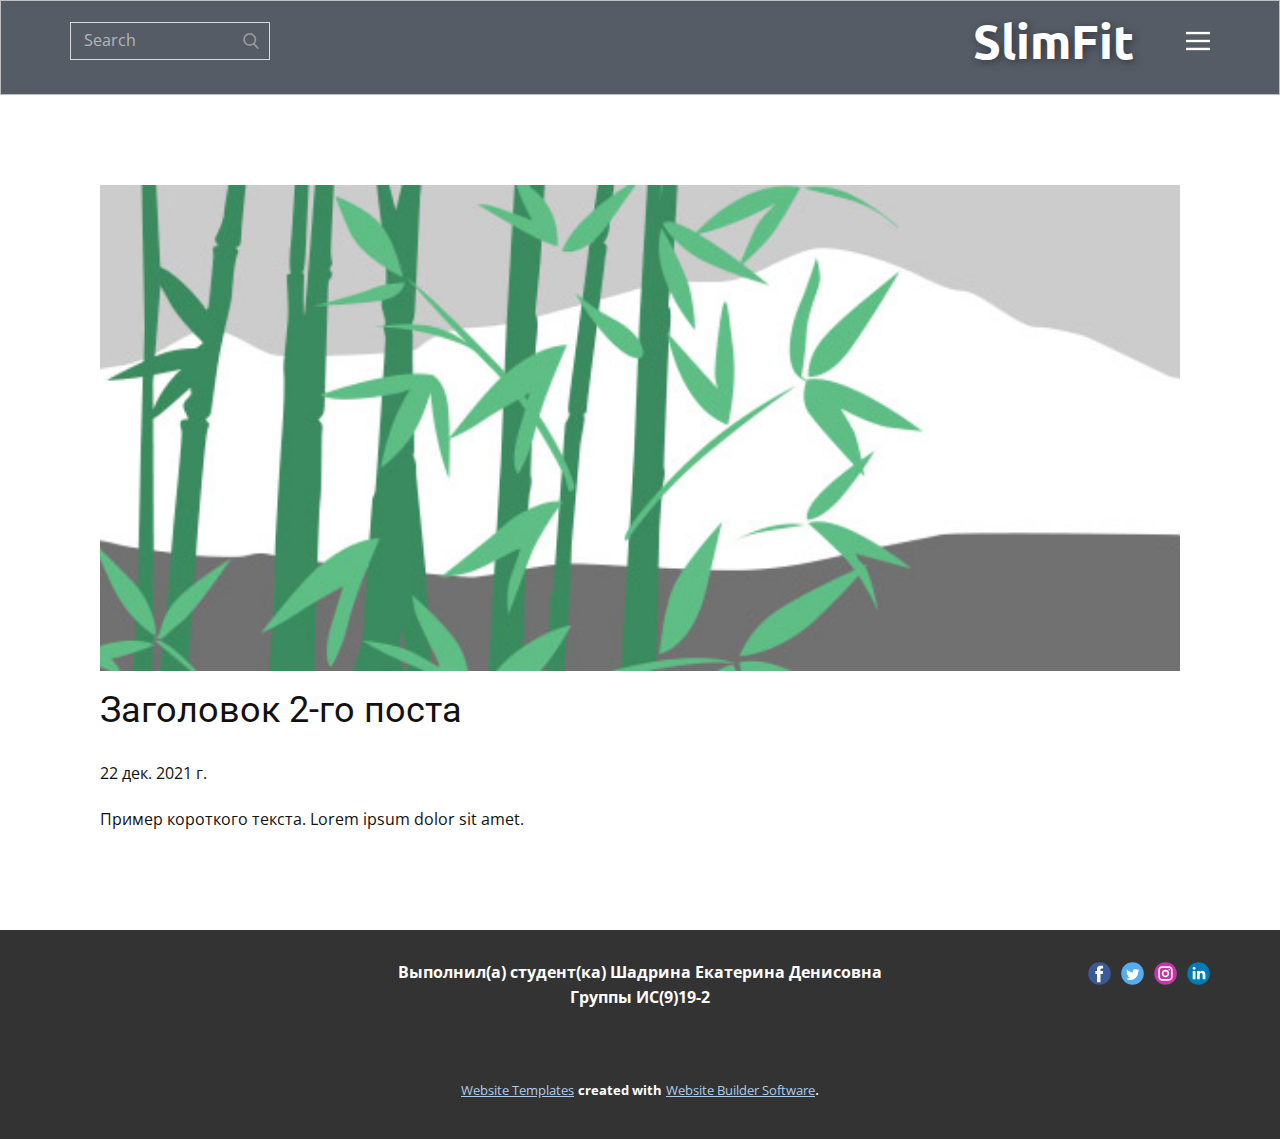
<file: blog/пост-1.html>
<!doctype html>
<html style="font-size: 16px;"><head>
    <meta name="viewport" content="width=device-width, initial-scale=1.0">
    <meta charset="utf-8">
    <meta name="keywords" content="Заголовок 1-го поста">
    <meta name="description" content="">
    <meta name="page_type" content="np-template-header-footer-from-plugin">
    <title>Заголовок 2-го поста</title>
    <link rel="stylesheet" href="../nicepage.css" media="screen">
<link rel="stylesheet" href="../Post-Template.css" media="screen">
    <script class="u-script" type="text/javascript" src="../jquery.js" defer=""></script>
    <script class="u-script" type="text/javascript" src="../nicepage.js" defer=""></script>
    <meta name="generator" content="Nicepage 4.2.6, nicepage.com">
    <link id="u-theme-google-font" rel="stylesheet" href="https://fonts.googleapis.com/css?family=Roboto:100,100i,300,300i,400,400i,500,500i,700,700i,900,900i|Open+Sans:300,300i,400,400i,600,600i,700,700i,800,800i">
    <link id="u-page-google-font" rel="stylesheet" href="https://fonts.googleapis.com/css?family=Ubuntu:300,300i,400,400i,500,500i,700,700i">
    
    
    
    
    
    <script type="application/ld+json">{
		"@context": "http://schema.org",
		"@type": "Organization",
		"name": "",
		"sameAs": []
}</script>
    <meta name="theme-color" content="#478ac9">
  </head>
  <body class="u-body"><header class="u-align-center-xs u-border-1 u-border-grey-25 u-clearfix u-header u-palette-5-dark-2 u-header" id="sec-2549"><div class="u-clearfix u-sheet u-sheet-1">
        <h1 class="u-custom-font u-font-ubuntu u-text u-text-default u-title u-text-1">SlimFit</h1>
        <form action="#" method="get" class="u-border-1 u-border-grey-15 u-expanded-width-xs u-search u-search-right u-search-1">
          <button class="u-search-button" type="submit">
            <span class="u-search-icon u-spacing-10 u-text-grey-40">
              <svg class="u-svg-link" preserveAspectRatio="xMidYMin slice" viewBox="0 0 56.966 56.966" style=""><use xmlns:xlink="http://www.w3.org/1999/xlink" xlink:href="#svg-b04b"></use></svg>
              <svg xmlns="http://www.w3.org/2000/svg" xmlns:xlink="http://www.w3.org/1999/xlink" version="1.1" id="svg-b04b" x="0px" y="0px" viewBox="0 0 56.966 56.966" style="enable-background:new 0 0 56.966 56.966;" xml:space="preserve" class="u-svg-content"><path d="M55.146,51.887L41.588,37.786c3.486-4.144,5.396-9.358,5.396-14.786c0-12.682-10.318-23-23-23s-23,10.318-23,23  s10.318,23,23,23c4.761,0,9.298-1.436,13.177-4.162l13.661,14.208c0.571,0.593,1.339,0.92,2.162,0.92  c0.779,0,1.518-0.297,2.079-0.837C56.255,54.982,56.293,53.08,55.146,51.887z M23.984,6c9.374,0,17,7.626,17,17s-7.626,17-17,17  s-17-7.626-17-17S14.61,6,23.984,6z"></path><g></g><g></g><g></g><g></g><g></g><g></g><g></g><g></g><g></g><g></g><g></g><g></g><g></g><g></g><g></g></svg>
            </span>
          </button>
          <input class="u-search-input" type="search" name="search" value="" placeholder="Search">
        </form>
        <nav class="u-align-left u-menu u-menu-dropdown u-nav-spacing-25 u-offcanvas u-menu-1" data-responsive-from="XL">
          <div class="menu-collapse">
            <a class="u-button-style u-nav-link" href="#" style="padding: 4px 0px; font-size: calc(1em + 8px);">
              <svg class="u-svg-link" preserveAspectRatio="xMidYMin slice" viewBox="0 0 302 302" style=""><use xmlns:xlink="http://www.w3.org/1999/xlink" xlink:href="#svg-7b92"></use></svg>
              <svg xmlns="http://www.w3.org/2000/svg" xmlns:xlink="http://www.w3.org/1999/xlink" version="1.1" id="svg-7b92" x="0px" y="0px" viewBox="0 0 302 302" style="enable-background:new 0 0 302 302;" xml:space="preserve" class="u-svg-content"><g><rect y="36" width="302" height="30"></rect><rect y="236" width="302" height="30"></rect><rect y="136" width="302" height="30"></rect>
</g><g></g><g></g><g></g><g></g><g></g><g></g><g></g><g></g><g></g><g></g><g></g><g></g><g></g><g></g><g></g></svg>
            </a>
          </div>
          <div class="u-custom-menu u-nav-container">
            <ul class="u-nav u-unstyled u-nav-1"><li class="u-nav-item"><a class="u-button-style u-hover-palette-1-light-2 u-nav-link u-palette-4-dark-2 u-text-active-palette-1-light-3 u-text-hover-white" href="../Главная.html" style="padding: 18px 24px;">Главная</a>
</li><li class="u-nav-item"><a class="u-button-style u-hover-palette-1-light-2 u-nav-link u-palette-4-dark-2 u-text-active-palette-1-light-3 u-text-hover-white" href="../Программы.html" style="padding: 18px 24px;">Программы</a>
</li><li class="u-nav-item"><a class="u-button-style u-hover-palette-1-light-2 u-nav-link u-palette-4-dark-2 u-text-active-palette-1-light-3 u-text-hover-white" href="../Расписание.html" style="padding: 18px 24px;">Расписание</a>
</li><li class="u-nav-item"><a class="u-button-style u-hover-palette-1-light-2 u-nav-link u-palette-4-dark-2 u-text-active-palette-1-light-3 u-text-hover-white" href="../Тренера.html" style="padding: 18px 24px;">Тренера</a>
</li><li class="u-nav-item"><a class="u-button-style u-hover-palette-1-light-2 u-nav-link u-palette-4-dark-2 u-text-active-palette-1-light-3 u-text-hover-white" href="../Новости.html" style="padding: 18px 24px;">Новости</a>
</li><li class="u-nav-item"><a class="u-button-style u-hover-palette-1-light-2 u-nav-link u-palette-4-dark-2 u-text-active-palette-1-light-3 u-text-hover-white" href="../Вопросы.html" style="padding: 18px 24px;">Часто задаваемые вопросы</a>
</li></ul>
          </div>
          <div class="u-custom-menu u-nav-container-collapse">
            <div class="u-align-center u-black u-container-style u-inner-container-layout u-opacity u-opacity-95 u-sidenav">
              <div class="u-inner-container-layout u-sidenav-overflow">
                <div class="u-menu-close"></div>
                <ul class="u-align-center u-nav u-popupmenu-items u-unstyled u-nav-2"><li class="u-nav-item"><a class="u-button-style u-nav-link" href="../Главная.html" style="padding: 18px 24px;">Главная</a>
</li><li class="u-nav-item"><a class="u-button-style u-nav-link" href="../Программы.html" style="padding: 18px 24px;">Программы</a>
</li><li class="u-nav-item"><a class="u-button-style u-nav-link" href="../Расписание.html" style="padding: 18px 24px;">Расписание</a>
</li><li class="u-nav-item"><a class="u-button-style u-nav-link" href="../Тренера.html" style="padding: 18px 24px;">Тренера</a>
</li><li class="u-nav-item"><a class="u-button-style u-nav-link" href="../Новости.html" style="padding: 18px 24px;">Новости</a>
</li><li class="u-nav-item"><a class="u-button-style u-nav-link" href="../Вопросы.html" style="padding: 18px 24px;">Часто задаваемые вопросы</a>
</li></ul>
              </div>
            </div>
            <div class="u-black u-menu-overlay u-opacity u-opacity-70"></div>
          </div>
        </nav>
      </div></header>
    <section class="u-align-center u-clearfix u-section-1" id="sec-4a42">
      <div class="u-clearfix u-sheet u-valign-middle-md u-valign-middle-sm u-valign-middle-xs u-sheet-1"><!--post_details--><!--post_details_options_json--><!--{"source":""}--><!--/post_details_options_json--><!--blog_post-->
        <div class="u-container-style u-expanded-width u-post-details u-post-details-1">
          <div class="u-container-layout u-valign-middle u-container-layout-1"><!--blog_post_image-->
            <img alt="" class="u-blog-control u-expanded-width u-image u-image-default u-image-1" src="[data-uri]"><!--/blog_post_image--><!--blog_post_header-->
            <h2 class="u-blog-control u-text u-text-1">Заголовок 2-го поста</h2><!--/blog_post_header--><!--blog_post_metadata-->
            <div class="u-blog-control u-metadata u-metadata-1"><!--blog_post_metadata_date-->
              <span class="u-meta-date u-meta-icon">22 дек. 2021 г.</span><!--/blog_post_metadata_date--><!--blog_post_metadata_category-->
              <!--/blog_post_metadata_category--><!--blog_post_metadata_comments-->
              <!--/blog_post_metadata_comments-->
            </div><!--/blog_post_metadata--><!--blog_post_content-->
            <div class="u-align-justify u-blog-control u-post-content u-text u-text-2 fr-view">
  Пример короткого текста. Lorem ipsum dolor sit amet.
  </div><!--/blog_post_content-->
          </div>
        </div><!--/blog_post--><!--/post_details-->
      </div>
    </section>
    
    
    
    
    
    <footer class="u-align-center-md u-align-center-sm u-align-center-xs u-clearfix u-footer u-grey-80" id="sec-3bb0"><div class="u-clearfix u-sheet u-sheet-1">
        <p class="u-align-center-lg u-align-center-md u-align-center-xl u-text u-text-1">Выполнил(а) студент(ка) Шадрина Екатерина Денисовна<br>Группы ИС(9)19-2
        </p>
        <div class="u-align-left u-social-icons u-spacing-10 u-social-icons-1">
          <a class="u-social-url" title="facebook" target="_blank" href=""><span class="u-icon u-social-facebook u-social-icon u-icon-1"><svg class="u-svg-link" preserveAspectRatio="xMidYMin slice" viewBox="0 0 112 112" style=""><use xmlns:xlink="http://www.w3.org/1999/xlink" xlink:href="#svg-2c99"></use></svg><svg class="u-svg-content" viewBox="0 0 112 112" x="0" y="0" id="svg-2c99"><circle fill="currentColor" cx="56.1" cy="56.1" r="55"></circle><path fill="#FFFFFF" d="M73.5,31.6h-9.1c-1.4,0-3.6,0.8-3.6,3.9v8.5h12.6L72,58.3H60.8v40.8H43.9V58.3h-8V43.9h8v-9.2
            c0-6.7,3.1-17,17-17h12.5v13.9H73.5z"></path></svg></span>
          </a>
          <a class="u-social-url" title="twitter" target="_blank" href=""><span class="u-icon u-social-icon u-social-twitter u-icon-2"><svg class="u-svg-link" preserveAspectRatio="xMidYMin slice" viewBox="0 0 112 112" style=""><use xmlns:xlink="http://www.w3.org/1999/xlink" xlink:href="#svg-5c2e"></use></svg><svg class="u-svg-content" viewBox="0 0 112 112" x="0" y="0" id="svg-5c2e"><circle fill="currentColor" class="st0" cx="56.1" cy="56.1" r="55"></circle><path fill="#FFFFFF" d="M83.8,47.3c0,0.6,0,1.2,0,1.7c0,17.7-13.5,38.2-38.2,38.2C38,87.2,31,85,25,81.2c1,0.1,2.1,0.2,3.2,0.2
            c6.3,0,12.1-2.1,16.7-5.7c-5.9-0.1-10.8-4-12.5-9.3c0.8,0.2,1.7,0.2,2.5,0.2c1.2,0,2.4-0.2,3.5-0.5c-6.1-1.2-10.8-6.7-10.8-13.1
            c0-0.1,0-0.1,0-0.2c1.8,1,3.9,1.6,6.1,1.7c-3.6-2.4-6-6.5-6-11.2c0-2.5,0.7-4.8,1.8-6.7c6.6,8.1,16.5,13.5,27.6,14
            c-0.2-1-0.3-2-0.3-3.1c0-7.4,6-13.4,13.4-13.4c3.9,0,7.3,1.6,9.8,4.2c3.1-0.6,5.9-1.7,8.5-3.3c-1,3.1-3.1,5.8-5.9,7.4
            c2.7-0.3,5.3-1,7.7-2.1C88.7,43,86.4,45.4,83.8,47.3z"></path></svg></span>
          </a>
          <a class="u-social-url" title="instagram" target="_blank" href=""><span class="u-icon u-social-icon u-social-instagram u-icon-3"><svg class="u-svg-link" preserveAspectRatio="xMidYMin slice" viewBox="0 0 112 112" style=""><use xmlns:xlink="http://www.w3.org/1999/xlink" xlink:href="#svg-c52e"></use></svg><svg class="u-svg-content" viewBox="0 0 112 112" x="0" y="0" id="svg-c52e"><circle fill="currentColor" cx="56.1" cy="56.1" r="55"></circle><path fill="#FFFFFF" d="M55.9,38.2c-9.9,0-17.9,8-17.9,17.9C38,66,46,74,55.9,74c9.9,0,17.9-8,17.9-17.9C73.8,46.2,65.8,38.2,55.9,38.2
            z M55.9,66.4c-5.7,0-10.3-4.6-10.3-10.3c-0.1-5.7,4.6-10.3,10.3-10.3c5.7,0,10.3,4.6,10.3,10.3C66.2,61.8,61.6,66.4,55.9,66.4z"></path><path fill="#FFFFFF" d="M74.3,33.5c-2.3,0-4.2,1.9-4.2,4.2s1.9,4.2,4.2,4.2s4.2-1.9,4.2-4.2S76.6,33.5,74.3,33.5z"></path><path fill="#FFFFFF" d="M73.1,21.3H38.6c-9.7,0-17.5,7.9-17.5,17.5v34.5c0,9.7,7.9,17.6,17.5,17.6h34.5c9.7,0,17.5-7.9,17.5-17.5V38.8
            C90.6,29.1,82.7,21.3,73.1,21.3z M83,73.3c0,5.5-4.5,9.9-9.9,9.9H38.6c-5.5,0-9.9-4.5-9.9-9.9V38.8c0-5.5,4.5-9.9,9.9-9.9h34.5
            c5.5,0,9.9,4.5,9.9,9.9V73.3z"></path></svg></span>
          </a>
          <a class="u-social-url" title="linkedin" target="_blank" href=""><span class="u-icon u-social-icon u-social-linkedin u-icon-4"><svg class="u-svg-link" preserveAspectRatio="xMidYMin slice" viewBox="0 0 112 112" style=""><use xmlns:xlink="http://www.w3.org/1999/xlink" xlink:href="#svg-364f"></use></svg><svg class="u-svg-content" viewBox="0 0 112 112" x="0" y="0" id="svg-364f"><circle fill="currentColor" cx="56.1" cy="56.1" r="55"></circle><path fill="#FFFFFF" d="M41.3,83.7H27.9V43.4h13.4V83.7z M34.6,37.9L34.6,37.9c-4.6,0-7.5-3.1-7.5-7c0-4,3-7,7.6-7s7.4,3,7.5,7
            C42.2,34.8,39.2,37.9,34.6,37.9z M89.6,83.7H76.2V62.2c0-5.4-1.9-9.1-6.8-9.1c-3.7,0-5.9,2.5-6.9,4.9c-0.4,0.9-0.4,2.1-0.4,3.3v22.5
            H48.7c0,0,0.2-36.5,0-40.3h13.4v5.7c1.8-2.7,5-6.7,12.1-6.7c8.8,0,15.4,5.8,15.4,18.1V83.7z"></path></svg></span>
          </a>
        </div>
      </div></footer>
    <section class="u-backlink u-clearfix u-grey-80">
      <a class="u-link" href="https://nicepage.com/website-templates" target="_blank">
        <span>Website Templates</span>
      </a>
      <p class="u-text">
        <span>created with</span>
      </p>
      <a class="u-link" href="" target="_blank">
        <span>Website Builder Software</span>
      </a>. 
    </section>
  
</body></html>
</file>
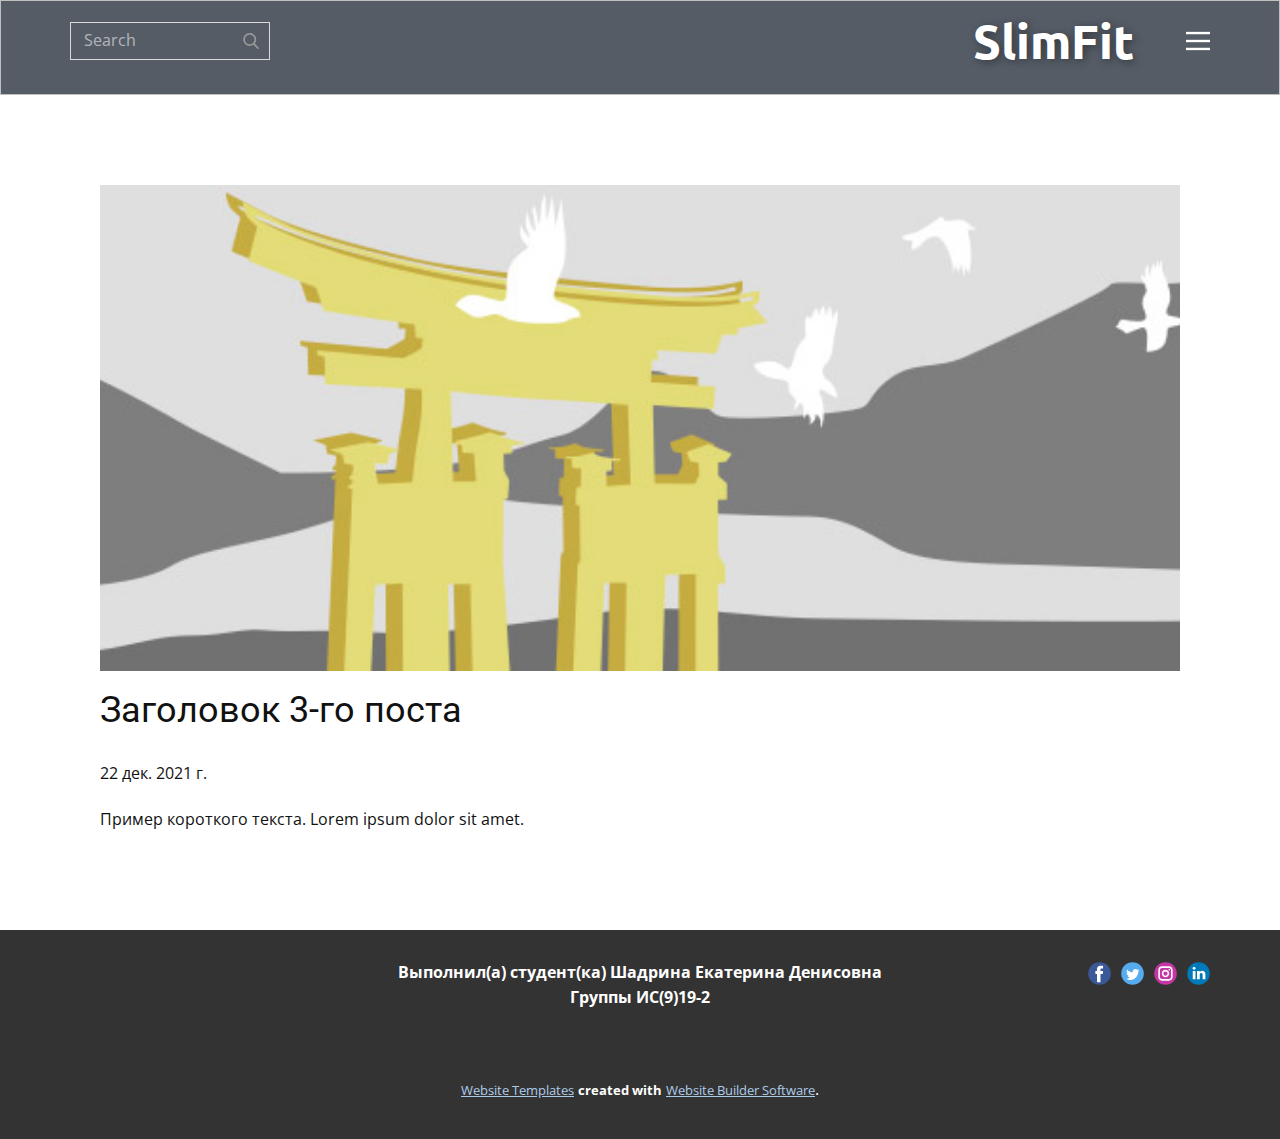
<file: blog/пост-2.html>
<!doctype html>
<html style="font-size: 16px;"><head>
    <meta name="viewport" content="width=device-width, initial-scale=1.0">
    <meta charset="utf-8">
    <meta name="keywords" content="Заголовок 1-го поста">
    <meta name="description" content="">
    <meta name="page_type" content="np-template-header-footer-from-plugin">
    <title>Заголовок 3-го поста</title>
    <link rel="stylesheet" href="../nicepage.css" media="screen">
<link rel="stylesheet" href="../Post-Template.css" media="screen">
    <script class="u-script" type="text/javascript" src="../jquery.js" defer=""></script>
    <script class="u-script" type="text/javascript" src="../nicepage.js" defer=""></script>
    <meta name="generator" content="Nicepage 4.2.6, nicepage.com">
    <link id="u-theme-google-font" rel="stylesheet" href="https://fonts.googleapis.com/css?family=Roboto:100,100i,300,300i,400,400i,500,500i,700,700i,900,900i|Open+Sans:300,300i,400,400i,600,600i,700,700i,800,800i">
    <link id="u-page-google-font" rel="stylesheet" href="https://fonts.googleapis.com/css?family=Ubuntu:300,300i,400,400i,500,500i,700,700i">
    
    
    
    
    
    <script type="application/ld+json">{
		"@context": "http://schema.org",
		"@type": "Organization",
		"name": "",
		"sameAs": []
}</script>
    <meta name="theme-color" content="#478ac9">
  </head>
  <body class="u-body"><header class="u-align-center-xs u-border-1 u-border-grey-25 u-clearfix u-header u-palette-5-dark-2 u-header" id="sec-2549"><div class="u-clearfix u-sheet u-sheet-1">
        <h1 class="u-custom-font u-font-ubuntu u-text u-text-default u-title u-text-1">SlimFit</h1>
        <form action="#" method="get" class="u-border-1 u-border-grey-15 u-expanded-width-xs u-search u-search-right u-search-1">
          <button class="u-search-button" type="submit">
            <span class="u-search-icon u-spacing-10 u-text-grey-40">
              <svg class="u-svg-link" preserveAspectRatio="xMidYMin slice" viewBox="0 0 56.966 56.966" style=""><use xmlns:xlink="http://www.w3.org/1999/xlink" xlink:href="#svg-b04b"></use></svg>
              <svg xmlns="http://www.w3.org/2000/svg" xmlns:xlink="http://www.w3.org/1999/xlink" version="1.1" id="svg-b04b" x="0px" y="0px" viewBox="0 0 56.966 56.966" style="enable-background:new 0 0 56.966 56.966;" xml:space="preserve" class="u-svg-content"><path d="M55.146,51.887L41.588,37.786c3.486-4.144,5.396-9.358,5.396-14.786c0-12.682-10.318-23-23-23s-23,10.318-23,23  s10.318,23,23,23c4.761,0,9.298-1.436,13.177-4.162l13.661,14.208c0.571,0.593,1.339,0.92,2.162,0.92  c0.779,0,1.518-0.297,2.079-0.837C56.255,54.982,56.293,53.08,55.146,51.887z M23.984,6c9.374,0,17,7.626,17,17s-7.626,17-17,17  s-17-7.626-17-17S14.61,6,23.984,6z"></path><g></g><g></g><g></g><g></g><g></g><g></g><g></g><g></g><g></g><g></g><g></g><g></g><g></g><g></g><g></g></svg>
            </span>
          </button>
          <input class="u-search-input" type="search" name="search" value="" placeholder="Search">
        </form>
        <nav class="u-align-left u-menu u-menu-dropdown u-nav-spacing-25 u-offcanvas u-menu-1" data-responsive-from="XL">
          <div class="menu-collapse">
            <a class="u-button-style u-nav-link" href="#" style="padding: 4px 0px; font-size: calc(1em + 8px);">
              <svg class="u-svg-link" preserveAspectRatio="xMidYMin slice" viewBox="0 0 302 302" style=""><use xmlns:xlink="http://www.w3.org/1999/xlink" xlink:href="#svg-7b92"></use></svg>
              <svg xmlns="http://www.w3.org/2000/svg" xmlns:xlink="http://www.w3.org/1999/xlink" version="1.1" id="svg-7b92" x="0px" y="0px" viewBox="0 0 302 302" style="enable-background:new 0 0 302 302;" xml:space="preserve" class="u-svg-content"><g><rect y="36" width="302" height="30"></rect><rect y="236" width="302" height="30"></rect><rect y="136" width="302" height="30"></rect>
</g><g></g><g></g><g></g><g></g><g></g><g></g><g></g><g></g><g></g><g></g><g></g><g></g><g></g><g></g><g></g></svg>
            </a>
          </div>
          <div class="u-custom-menu u-nav-container">
            <ul class="u-nav u-unstyled u-nav-1"><li class="u-nav-item"><a class="u-button-style u-hover-palette-1-light-2 u-nav-link u-palette-4-dark-2 u-text-active-palette-1-light-3 u-text-hover-white" href="../Главная.html" style="padding: 18px 24px;">Главная</a>
</li><li class="u-nav-item"><a class="u-button-style u-hover-palette-1-light-2 u-nav-link u-palette-4-dark-2 u-text-active-palette-1-light-3 u-text-hover-white" href="../Программы.html" style="padding: 18px 24px;">Программы</a>
</li><li class="u-nav-item"><a class="u-button-style u-hover-palette-1-light-2 u-nav-link u-palette-4-dark-2 u-text-active-palette-1-light-3 u-text-hover-white" href="../Расписание.html" style="padding: 18px 24px;">Расписание</a>
</li><li class="u-nav-item"><a class="u-button-style u-hover-palette-1-light-2 u-nav-link u-palette-4-dark-2 u-text-active-palette-1-light-3 u-text-hover-white" href="../Тренера.html" style="padding: 18px 24px;">Тренера</a>
</li><li class="u-nav-item"><a class="u-button-style u-hover-palette-1-light-2 u-nav-link u-palette-4-dark-2 u-text-active-palette-1-light-3 u-text-hover-white" href="../Новости.html" style="padding: 18px 24px;">Новости</a>
</li><li class="u-nav-item"><a class="u-button-style u-hover-palette-1-light-2 u-nav-link u-palette-4-dark-2 u-text-active-palette-1-light-3 u-text-hover-white" href="../Вопросы.html" style="padding: 18px 24px;">Часто задаваемые вопросы</a>
</li></ul>
          </div>
          <div class="u-custom-menu u-nav-container-collapse">
            <div class="u-align-center u-black u-container-style u-inner-container-layout u-opacity u-opacity-95 u-sidenav">
              <div class="u-inner-container-layout u-sidenav-overflow">
                <div class="u-menu-close"></div>
                <ul class="u-align-center u-nav u-popupmenu-items u-unstyled u-nav-2"><li class="u-nav-item"><a class="u-button-style u-nav-link" href="../Главная.html" style="padding: 18px 24px;">Главная</a>
</li><li class="u-nav-item"><a class="u-button-style u-nav-link" href="../Программы.html" style="padding: 18px 24px;">Программы</a>
</li><li class="u-nav-item"><a class="u-button-style u-nav-link" href="../Расписание.html" style="padding: 18px 24px;">Расписание</a>
</li><li class="u-nav-item"><a class="u-button-style u-nav-link" href="../Тренера.html" style="padding: 18px 24px;">Тренера</a>
</li><li class="u-nav-item"><a class="u-button-style u-nav-link" href="../Новости.html" style="padding: 18px 24px;">Новости</a>
</li><li class="u-nav-item"><a class="u-button-style u-nav-link" href="../Вопросы.html" style="padding: 18px 24px;">Часто задаваемые вопросы</a>
</li></ul>
              </div>
            </div>
            <div class="u-black u-menu-overlay u-opacity u-opacity-70"></div>
          </div>
        </nav>
      </div></header>
    <section class="u-align-center u-clearfix u-section-1" id="sec-4a42">
      <div class="u-clearfix u-sheet u-valign-middle-md u-valign-middle-sm u-valign-middle-xs u-sheet-1"><!--post_details--><!--post_details_options_json--><!--{"source":""}--><!--/post_details_options_json--><!--blog_post-->
        <div class="u-container-style u-expanded-width u-post-details u-post-details-1">
          <div class="u-container-layout u-valign-middle u-container-layout-1"><!--blog_post_image-->
            <img alt="" class="u-blog-control u-expanded-width u-image u-image-default u-image-1" src="[data-uri]"><!--/blog_post_image--><!--blog_post_header-->
            <h2 class="u-blog-control u-text u-text-1">Заголовок 3-го поста</h2><!--/blog_post_header--><!--blog_post_metadata-->
            <div class="u-blog-control u-metadata u-metadata-1"><!--blog_post_metadata_date-->
              <span class="u-meta-date u-meta-icon">22 дек. 2021 г.</span><!--/blog_post_metadata_date--><!--blog_post_metadata_category-->
              <!--/blog_post_metadata_category--><!--blog_post_metadata_comments-->
              <!--/blog_post_metadata_comments-->
            </div><!--/blog_post_metadata--><!--blog_post_content-->
            <div class="u-align-justify u-blog-control u-post-content u-text u-text-2 fr-view">
  Пример короткого текста. Lorem ipsum dolor sit amet.
  </div><!--/blog_post_content-->
          </div>
        </div><!--/blog_post--><!--/post_details-->
      </div>
    </section>
    
    
    
    
    
    <footer class="u-align-center-md u-align-center-sm u-align-center-xs u-clearfix u-footer u-grey-80" id="sec-3bb0"><div class="u-clearfix u-sheet u-sheet-1">
        <p class="u-align-center-lg u-align-center-md u-align-center-xl u-text u-text-1">Выполнил(а) студент(ка) Шадрина Екатерина Денисовна<br>Группы ИС(9)19-2
        </p>
        <div class="u-align-left u-social-icons u-spacing-10 u-social-icons-1">
          <a class="u-social-url" title="facebook" target="_blank" href=""><span class="u-icon u-social-facebook u-social-icon u-icon-1"><svg class="u-svg-link" preserveAspectRatio="xMidYMin slice" viewBox="0 0 112 112" style=""><use xmlns:xlink="http://www.w3.org/1999/xlink" xlink:href="#svg-2c99"></use></svg><svg class="u-svg-content" viewBox="0 0 112 112" x="0" y="0" id="svg-2c99"><circle fill="currentColor" cx="56.1" cy="56.1" r="55"></circle><path fill="#FFFFFF" d="M73.5,31.6h-9.1c-1.4,0-3.6,0.8-3.6,3.9v8.5h12.6L72,58.3H60.8v40.8H43.9V58.3h-8V43.9h8v-9.2
            c0-6.7,3.1-17,17-17h12.5v13.9H73.5z"></path></svg></span>
          </a>
          <a class="u-social-url" title="twitter" target="_blank" href=""><span class="u-icon u-social-icon u-social-twitter u-icon-2"><svg class="u-svg-link" preserveAspectRatio="xMidYMin slice" viewBox="0 0 112 112" style=""><use xmlns:xlink="http://www.w3.org/1999/xlink" xlink:href="#svg-5c2e"></use></svg><svg class="u-svg-content" viewBox="0 0 112 112" x="0" y="0" id="svg-5c2e"><circle fill="currentColor" class="st0" cx="56.1" cy="56.1" r="55"></circle><path fill="#FFFFFF" d="M83.8,47.3c0,0.6,0,1.2,0,1.7c0,17.7-13.5,38.2-38.2,38.2C38,87.2,31,85,25,81.2c1,0.1,2.1,0.2,3.2,0.2
            c6.3,0,12.1-2.1,16.7-5.7c-5.9-0.1-10.8-4-12.5-9.3c0.8,0.2,1.7,0.2,2.5,0.2c1.2,0,2.4-0.2,3.5-0.5c-6.1-1.2-10.8-6.7-10.8-13.1
            c0-0.1,0-0.1,0-0.2c1.8,1,3.9,1.6,6.1,1.7c-3.6-2.4-6-6.5-6-11.2c0-2.5,0.7-4.8,1.8-6.7c6.6,8.1,16.5,13.5,27.6,14
            c-0.2-1-0.3-2-0.3-3.1c0-7.4,6-13.4,13.4-13.4c3.9,0,7.3,1.6,9.8,4.2c3.1-0.6,5.9-1.7,8.5-3.3c-1,3.1-3.1,5.8-5.9,7.4
            c2.7-0.3,5.3-1,7.7-2.1C88.7,43,86.4,45.4,83.8,47.3z"></path></svg></span>
          </a>
          <a class="u-social-url" title="instagram" target="_blank" href=""><span class="u-icon u-social-icon u-social-instagram u-icon-3"><svg class="u-svg-link" preserveAspectRatio="xMidYMin slice" viewBox="0 0 112 112" style=""><use xmlns:xlink="http://www.w3.org/1999/xlink" xlink:href="#svg-c52e"></use></svg><svg class="u-svg-content" viewBox="0 0 112 112" x="0" y="0" id="svg-c52e"><circle fill="currentColor" cx="56.1" cy="56.1" r="55"></circle><path fill="#FFFFFF" d="M55.9,38.2c-9.9,0-17.9,8-17.9,17.9C38,66,46,74,55.9,74c9.9,0,17.9-8,17.9-17.9C73.8,46.2,65.8,38.2,55.9,38.2
            z M55.9,66.4c-5.7,0-10.3-4.6-10.3-10.3c-0.1-5.7,4.6-10.3,10.3-10.3c5.7,0,10.3,4.6,10.3,10.3C66.2,61.8,61.6,66.4,55.9,66.4z"></path><path fill="#FFFFFF" d="M74.3,33.5c-2.3,0-4.2,1.9-4.2,4.2s1.9,4.2,4.2,4.2s4.2-1.9,4.2-4.2S76.6,33.5,74.3,33.5z"></path><path fill="#FFFFFF" d="M73.1,21.3H38.6c-9.7,0-17.5,7.9-17.5,17.5v34.5c0,9.7,7.9,17.6,17.5,17.6h34.5c9.7,0,17.5-7.9,17.5-17.5V38.8
            C90.6,29.1,82.7,21.3,73.1,21.3z M83,73.3c0,5.5-4.5,9.9-9.9,9.9H38.6c-5.5,0-9.9-4.5-9.9-9.9V38.8c0-5.5,4.5-9.9,9.9-9.9h34.5
            c5.5,0,9.9,4.5,9.9,9.9V73.3z"></path></svg></span>
          </a>
          <a class="u-social-url" title="linkedin" target="_blank" href=""><span class="u-icon u-social-icon u-social-linkedin u-icon-4"><svg class="u-svg-link" preserveAspectRatio="xMidYMin slice" viewBox="0 0 112 112" style=""><use xmlns:xlink="http://www.w3.org/1999/xlink" xlink:href="#svg-364f"></use></svg><svg class="u-svg-content" viewBox="0 0 112 112" x="0" y="0" id="svg-364f"><circle fill="currentColor" cx="56.1" cy="56.1" r="55"></circle><path fill="#FFFFFF" d="M41.3,83.7H27.9V43.4h13.4V83.7z M34.6,37.9L34.6,37.9c-4.6,0-7.5-3.1-7.5-7c0-4,3-7,7.6-7s7.4,3,7.5,7
            C42.2,34.8,39.2,37.9,34.6,37.9z M89.6,83.7H76.2V62.2c0-5.4-1.9-9.1-6.8-9.1c-3.7,0-5.9,2.5-6.9,4.9c-0.4,0.9-0.4,2.1-0.4,3.3v22.5
            H48.7c0,0,0.2-36.5,0-40.3h13.4v5.7c1.8-2.7,5-6.7,12.1-6.7c8.8,0,15.4,5.8,15.4,18.1V83.7z"></path></svg></span>
          </a>
        </div>
      </div></footer>
    <section class="u-backlink u-clearfix u-grey-80">
      <a class="u-link" href="https://nicepage.com/website-templates" target="_blank">
        <span>Website Templates</span>
      </a>
      <p class="u-text">
        <span>created with</span>
      </p>
      <a class="u-link" href="" target="_blank">
        <span>Website Builder Software</span>
      </a>. 
    </section>
  
</body></html>
</file>
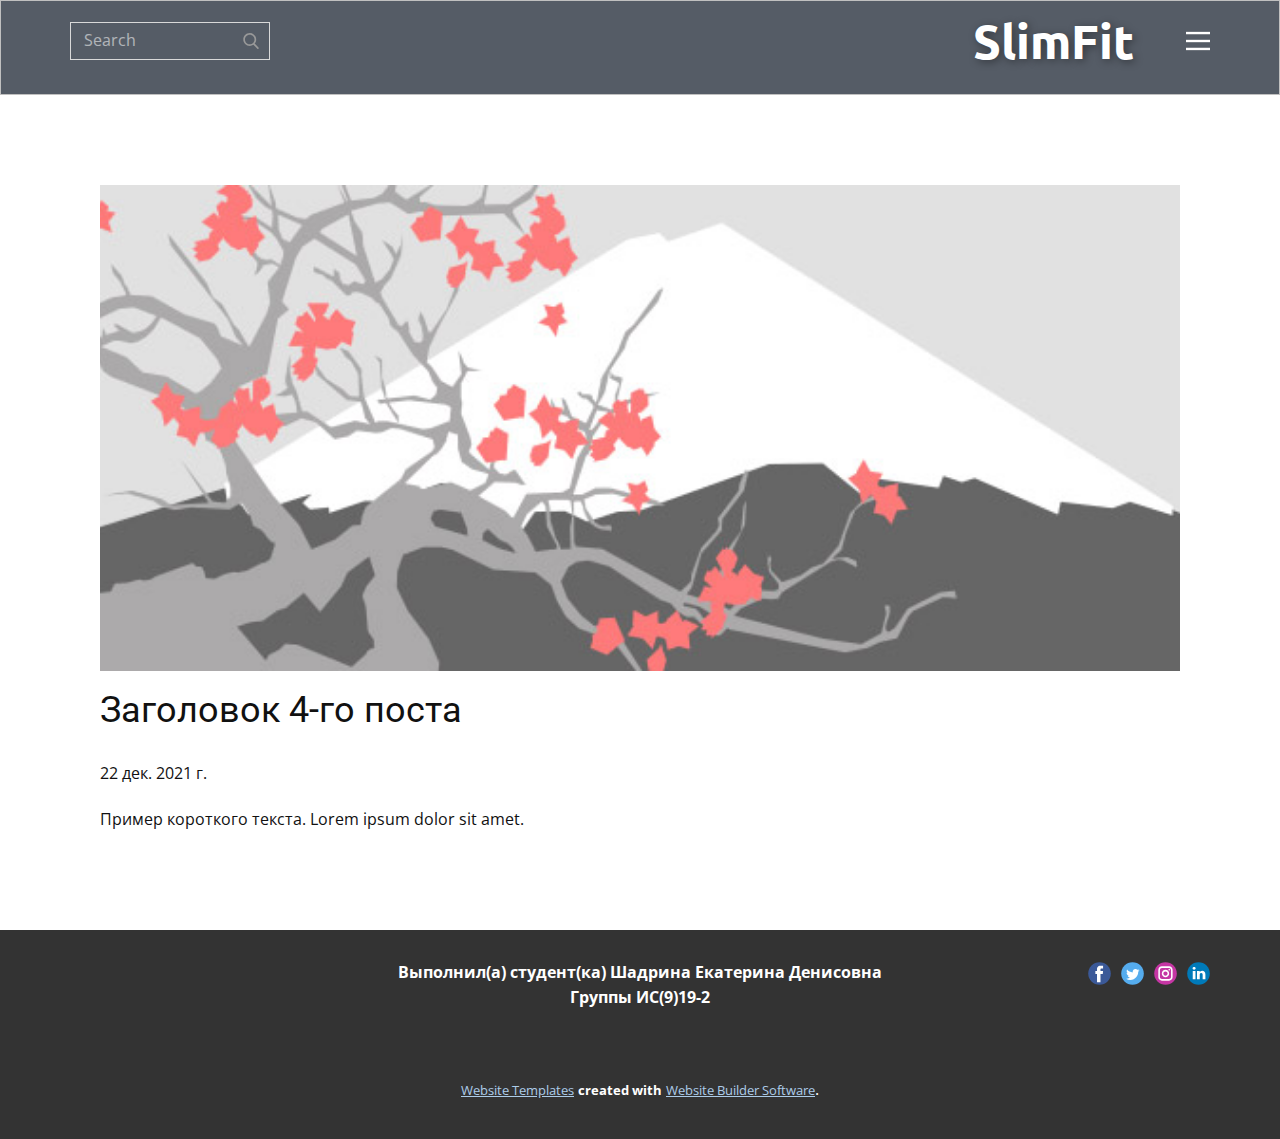
<file: blog/пост-3.html>
<!doctype html>
<html style="font-size: 16px;"><head>
    <meta name="viewport" content="width=device-width, initial-scale=1.0">
    <meta charset="utf-8">
    <meta name="keywords" content="Заголовок 1-го поста">
    <meta name="description" content="">
    <meta name="page_type" content="np-template-header-footer-from-plugin">
    <title>Заголовок 4-го поста</title>
    <link rel="stylesheet" href="../nicepage.css" media="screen">
<link rel="stylesheet" href="../Post-Template.css" media="screen">
    <script class="u-script" type="text/javascript" src="../jquery.js" defer=""></script>
    <script class="u-script" type="text/javascript" src="../nicepage.js" defer=""></script>
    <meta name="generator" content="Nicepage 4.2.6, nicepage.com">
    <link id="u-theme-google-font" rel="stylesheet" href="https://fonts.googleapis.com/css?family=Roboto:100,100i,300,300i,400,400i,500,500i,700,700i,900,900i|Open+Sans:300,300i,400,400i,600,600i,700,700i,800,800i">
    <link id="u-page-google-font" rel="stylesheet" href="https://fonts.googleapis.com/css?family=Ubuntu:300,300i,400,400i,500,500i,700,700i">
    
    
    
    
    
    <script type="application/ld+json">{
		"@context": "http://schema.org",
		"@type": "Organization",
		"name": "",
		"sameAs": []
}</script>
    <meta name="theme-color" content="#478ac9">
  </head>
  <body class="u-body"><header class="u-align-center-xs u-border-1 u-border-grey-25 u-clearfix u-header u-palette-5-dark-2 u-header" id="sec-2549"><div class="u-clearfix u-sheet u-sheet-1">
        <h1 class="u-custom-font u-font-ubuntu u-text u-text-default u-title u-text-1">SlimFit</h1>
        <form action="#" method="get" class="u-border-1 u-border-grey-15 u-expanded-width-xs u-search u-search-right u-search-1">
          <button class="u-search-button" type="submit">
            <span class="u-search-icon u-spacing-10 u-text-grey-40">
              <svg class="u-svg-link" preserveAspectRatio="xMidYMin slice" viewBox="0 0 56.966 56.966" style=""><use xmlns:xlink="http://www.w3.org/1999/xlink" xlink:href="#svg-b04b"></use></svg>
              <svg xmlns="http://www.w3.org/2000/svg" xmlns:xlink="http://www.w3.org/1999/xlink" version="1.1" id="svg-b04b" x="0px" y="0px" viewBox="0 0 56.966 56.966" style="enable-background:new 0 0 56.966 56.966;" xml:space="preserve" class="u-svg-content"><path d="M55.146,51.887L41.588,37.786c3.486-4.144,5.396-9.358,5.396-14.786c0-12.682-10.318-23-23-23s-23,10.318-23,23  s10.318,23,23,23c4.761,0,9.298-1.436,13.177-4.162l13.661,14.208c0.571,0.593,1.339,0.92,2.162,0.92  c0.779,0,1.518-0.297,2.079-0.837C56.255,54.982,56.293,53.08,55.146,51.887z M23.984,6c9.374,0,17,7.626,17,17s-7.626,17-17,17  s-17-7.626-17-17S14.61,6,23.984,6z"></path><g></g><g></g><g></g><g></g><g></g><g></g><g></g><g></g><g></g><g></g><g></g><g></g><g></g><g></g><g></g></svg>
            </span>
          </button>
          <input class="u-search-input" type="search" name="search" value="" placeholder="Search">
        </form>
        <nav class="u-align-left u-menu u-menu-dropdown u-nav-spacing-25 u-offcanvas u-menu-1" data-responsive-from="XL">
          <div class="menu-collapse">
            <a class="u-button-style u-nav-link" href="#" style="padding: 4px 0px; font-size: calc(1em + 8px);">
              <svg class="u-svg-link" preserveAspectRatio="xMidYMin slice" viewBox="0 0 302 302" style=""><use xmlns:xlink="http://www.w3.org/1999/xlink" xlink:href="#svg-7b92"></use></svg>
              <svg xmlns="http://www.w3.org/2000/svg" xmlns:xlink="http://www.w3.org/1999/xlink" version="1.1" id="svg-7b92" x="0px" y="0px" viewBox="0 0 302 302" style="enable-background:new 0 0 302 302;" xml:space="preserve" class="u-svg-content"><g><rect y="36" width="302" height="30"></rect><rect y="236" width="302" height="30"></rect><rect y="136" width="302" height="30"></rect>
</g><g></g><g></g><g></g><g></g><g></g><g></g><g></g><g></g><g></g><g></g><g></g><g></g><g></g><g></g><g></g></svg>
            </a>
          </div>
          <div class="u-custom-menu u-nav-container">
            <ul class="u-nav u-unstyled u-nav-1"><li class="u-nav-item"><a class="u-button-style u-hover-palette-1-light-2 u-nav-link u-palette-4-dark-2 u-text-active-palette-1-light-3 u-text-hover-white" href="../Главная.html" style="padding: 18px 24px;">Главная</a>
</li><li class="u-nav-item"><a class="u-button-style u-hover-palette-1-light-2 u-nav-link u-palette-4-dark-2 u-text-active-palette-1-light-3 u-text-hover-white" href="../Программы.html" style="padding: 18px 24px;">Программы</a>
</li><li class="u-nav-item"><a class="u-button-style u-hover-palette-1-light-2 u-nav-link u-palette-4-dark-2 u-text-active-palette-1-light-3 u-text-hover-white" href="../Расписание.html" style="padding: 18px 24px;">Расписание</a>
</li><li class="u-nav-item"><a class="u-button-style u-hover-palette-1-light-2 u-nav-link u-palette-4-dark-2 u-text-active-palette-1-light-3 u-text-hover-white" href="../Тренера.html" style="padding: 18px 24px;">Тренера</a>
</li><li class="u-nav-item"><a class="u-button-style u-hover-palette-1-light-2 u-nav-link u-palette-4-dark-2 u-text-active-palette-1-light-3 u-text-hover-white" href="../Новости.html" style="padding: 18px 24px;">Новости</a>
</li><li class="u-nav-item"><a class="u-button-style u-hover-palette-1-light-2 u-nav-link u-palette-4-dark-2 u-text-active-palette-1-light-3 u-text-hover-white" href="../Вопросы.html" style="padding: 18px 24px;">Часто задаваемые вопросы</a>
</li></ul>
          </div>
          <div class="u-custom-menu u-nav-container-collapse">
            <div class="u-align-center u-black u-container-style u-inner-container-layout u-opacity u-opacity-95 u-sidenav">
              <div class="u-inner-container-layout u-sidenav-overflow">
                <div class="u-menu-close"></div>
                <ul class="u-align-center u-nav u-popupmenu-items u-unstyled u-nav-2"><li class="u-nav-item"><a class="u-button-style u-nav-link" href="../Главная.html" style="padding: 18px 24px;">Главная</a>
</li><li class="u-nav-item"><a class="u-button-style u-nav-link" href="../Программы.html" style="padding: 18px 24px;">Программы</a>
</li><li class="u-nav-item"><a class="u-button-style u-nav-link" href="../Расписание.html" style="padding: 18px 24px;">Расписание</a>
</li><li class="u-nav-item"><a class="u-button-style u-nav-link" href="../Тренера.html" style="padding: 18px 24px;">Тренера</a>
</li><li class="u-nav-item"><a class="u-button-style u-nav-link" href="../Новости.html" style="padding: 18px 24px;">Новости</a>
</li><li class="u-nav-item"><a class="u-button-style u-nav-link" href="../Вопросы.html" style="padding: 18px 24px;">Часто задаваемые вопросы</a>
</li></ul>
              </div>
            </div>
            <div class="u-black u-menu-overlay u-opacity u-opacity-70"></div>
          </div>
        </nav>
      </div></header>
    <section class="u-align-center u-clearfix u-section-1" id="sec-4a42">
      <div class="u-clearfix u-sheet u-valign-middle-md u-valign-middle-sm u-valign-middle-xs u-sheet-1"><!--post_details--><!--post_details_options_json--><!--{"source":""}--><!--/post_details_options_json--><!--blog_post-->
        <div class="u-container-style u-expanded-width u-post-details u-post-details-1">
          <div class="u-container-layout u-valign-middle u-container-layout-1"><!--blog_post_image-->
            <img alt="" class="u-blog-control u-expanded-width u-image u-image-default u-image-1" src="[data-uri]"><!--/blog_post_image--><!--blog_post_header-->
            <h2 class="u-blog-control u-text u-text-1">Заголовок 4-го поста</h2><!--/blog_post_header--><!--blog_post_metadata-->
            <div class="u-blog-control u-metadata u-metadata-1"><!--blog_post_metadata_date-->
              <span class="u-meta-date u-meta-icon">22 дек. 2021 г.</span><!--/blog_post_metadata_date--><!--blog_post_metadata_category-->
              <!--/blog_post_metadata_category--><!--blog_post_metadata_comments-->
              <!--/blog_post_metadata_comments-->
            </div><!--/blog_post_metadata--><!--blog_post_content-->
            <div class="u-align-justify u-blog-control u-post-content u-text u-text-2 fr-view">
  Пример короткого текста. Lorem ipsum dolor sit amet.
  </div><!--/blog_post_content-->
          </div>
        </div><!--/blog_post--><!--/post_details-->
      </div>
    </section>
    
    
    
    
    
    <footer class="u-align-center-md u-align-center-sm u-align-center-xs u-clearfix u-footer u-grey-80" id="sec-3bb0"><div class="u-clearfix u-sheet u-sheet-1">
        <p class="u-align-center-lg u-align-center-md u-align-center-xl u-text u-text-1">Выполнил(а) студент(ка) Шадрина Екатерина Денисовна<br>Группы ИС(9)19-2
        </p>
        <div class="u-align-left u-social-icons u-spacing-10 u-social-icons-1">
          <a class="u-social-url" title="facebook" target="_blank" href=""><span class="u-icon u-social-facebook u-social-icon u-icon-1"><svg class="u-svg-link" preserveAspectRatio="xMidYMin slice" viewBox="0 0 112 112" style=""><use xmlns:xlink="http://www.w3.org/1999/xlink" xlink:href="#svg-2c99"></use></svg><svg class="u-svg-content" viewBox="0 0 112 112" x="0" y="0" id="svg-2c99"><circle fill="currentColor" cx="56.1" cy="56.1" r="55"></circle><path fill="#FFFFFF" d="M73.5,31.6h-9.1c-1.4,0-3.6,0.8-3.6,3.9v8.5h12.6L72,58.3H60.8v40.8H43.9V58.3h-8V43.9h8v-9.2
            c0-6.7,3.1-17,17-17h12.5v13.9H73.5z"></path></svg></span>
          </a>
          <a class="u-social-url" title="twitter" target="_blank" href=""><span class="u-icon u-social-icon u-social-twitter u-icon-2"><svg class="u-svg-link" preserveAspectRatio="xMidYMin slice" viewBox="0 0 112 112" style=""><use xmlns:xlink="http://www.w3.org/1999/xlink" xlink:href="#svg-5c2e"></use></svg><svg class="u-svg-content" viewBox="0 0 112 112" x="0" y="0" id="svg-5c2e"><circle fill="currentColor" class="st0" cx="56.1" cy="56.1" r="55"></circle><path fill="#FFFFFF" d="M83.8,47.3c0,0.6,0,1.2,0,1.7c0,17.7-13.5,38.2-38.2,38.2C38,87.2,31,85,25,81.2c1,0.1,2.1,0.2,3.2,0.2
            c6.3,0,12.1-2.1,16.7-5.7c-5.9-0.1-10.8-4-12.5-9.3c0.8,0.2,1.7,0.2,2.5,0.2c1.2,0,2.4-0.2,3.5-0.5c-6.1-1.2-10.8-6.7-10.8-13.1
            c0-0.1,0-0.1,0-0.2c1.8,1,3.9,1.6,6.1,1.7c-3.6-2.4-6-6.5-6-11.2c0-2.5,0.7-4.8,1.8-6.7c6.6,8.1,16.5,13.5,27.6,14
            c-0.2-1-0.3-2-0.3-3.1c0-7.4,6-13.4,13.4-13.4c3.9,0,7.3,1.6,9.8,4.2c3.1-0.6,5.9-1.7,8.5-3.3c-1,3.1-3.1,5.8-5.9,7.4
            c2.7-0.3,5.3-1,7.7-2.1C88.7,43,86.4,45.4,83.8,47.3z"></path></svg></span>
          </a>
          <a class="u-social-url" title="instagram" target="_blank" href=""><span class="u-icon u-social-icon u-social-instagram u-icon-3"><svg class="u-svg-link" preserveAspectRatio="xMidYMin slice" viewBox="0 0 112 112" style=""><use xmlns:xlink="http://www.w3.org/1999/xlink" xlink:href="#svg-c52e"></use></svg><svg class="u-svg-content" viewBox="0 0 112 112" x="0" y="0" id="svg-c52e"><circle fill="currentColor" cx="56.1" cy="56.1" r="55"></circle><path fill="#FFFFFF" d="M55.9,38.2c-9.9,0-17.9,8-17.9,17.9C38,66,46,74,55.9,74c9.9,0,17.9-8,17.9-17.9C73.8,46.2,65.8,38.2,55.9,38.2
            z M55.9,66.4c-5.7,0-10.3-4.6-10.3-10.3c-0.1-5.7,4.6-10.3,10.3-10.3c5.7,0,10.3,4.6,10.3,10.3C66.2,61.8,61.6,66.4,55.9,66.4z"></path><path fill="#FFFFFF" d="M74.3,33.5c-2.3,0-4.2,1.9-4.2,4.2s1.9,4.2,4.2,4.2s4.2-1.9,4.2-4.2S76.6,33.5,74.3,33.5z"></path><path fill="#FFFFFF" d="M73.1,21.3H38.6c-9.7,0-17.5,7.9-17.5,17.5v34.5c0,9.7,7.9,17.6,17.5,17.6h34.5c9.7,0,17.5-7.9,17.5-17.5V38.8
            C90.6,29.1,82.7,21.3,73.1,21.3z M83,73.3c0,5.5-4.5,9.9-9.9,9.9H38.6c-5.5,0-9.9-4.5-9.9-9.9V38.8c0-5.5,4.5-9.9,9.9-9.9h34.5
            c5.5,0,9.9,4.5,9.9,9.9V73.3z"></path></svg></span>
          </a>
          <a class="u-social-url" title="linkedin" target="_blank" href=""><span class="u-icon u-social-icon u-social-linkedin u-icon-4"><svg class="u-svg-link" preserveAspectRatio="xMidYMin slice" viewBox="0 0 112 112" style=""><use xmlns:xlink="http://www.w3.org/1999/xlink" xlink:href="#svg-364f"></use></svg><svg class="u-svg-content" viewBox="0 0 112 112" x="0" y="0" id="svg-364f"><circle fill="currentColor" cx="56.1" cy="56.1" r="55"></circle><path fill="#FFFFFF" d="M41.3,83.7H27.9V43.4h13.4V83.7z M34.6,37.9L34.6,37.9c-4.6,0-7.5-3.1-7.5-7c0-4,3-7,7.6-7s7.4,3,7.5,7
            C42.2,34.8,39.2,37.9,34.6,37.9z M89.6,83.7H76.2V62.2c0-5.4-1.9-9.1-6.8-9.1c-3.7,0-5.9,2.5-6.9,4.9c-0.4,0.9-0.4,2.1-0.4,3.3v22.5
            H48.7c0,0,0.2-36.5,0-40.3h13.4v5.7c1.8-2.7,5-6.7,12.1-6.7c8.8,0,15.4,5.8,15.4,18.1V83.7z"></path></svg></span>
          </a>
        </div>
      </div></footer>
    <section class="u-backlink u-clearfix u-grey-80">
      <a class="u-link" href="https://nicepage.com/website-templates" target="_blank">
        <span>Website Templates</span>
      </a>
      <p class="u-text">
        <span>created with</span>
      </p>
      <a class="u-link" href="" target="_blank">
        <span>Website Builder Software</span>
      </a>. 
    </section>
  
</body></html>
</file>
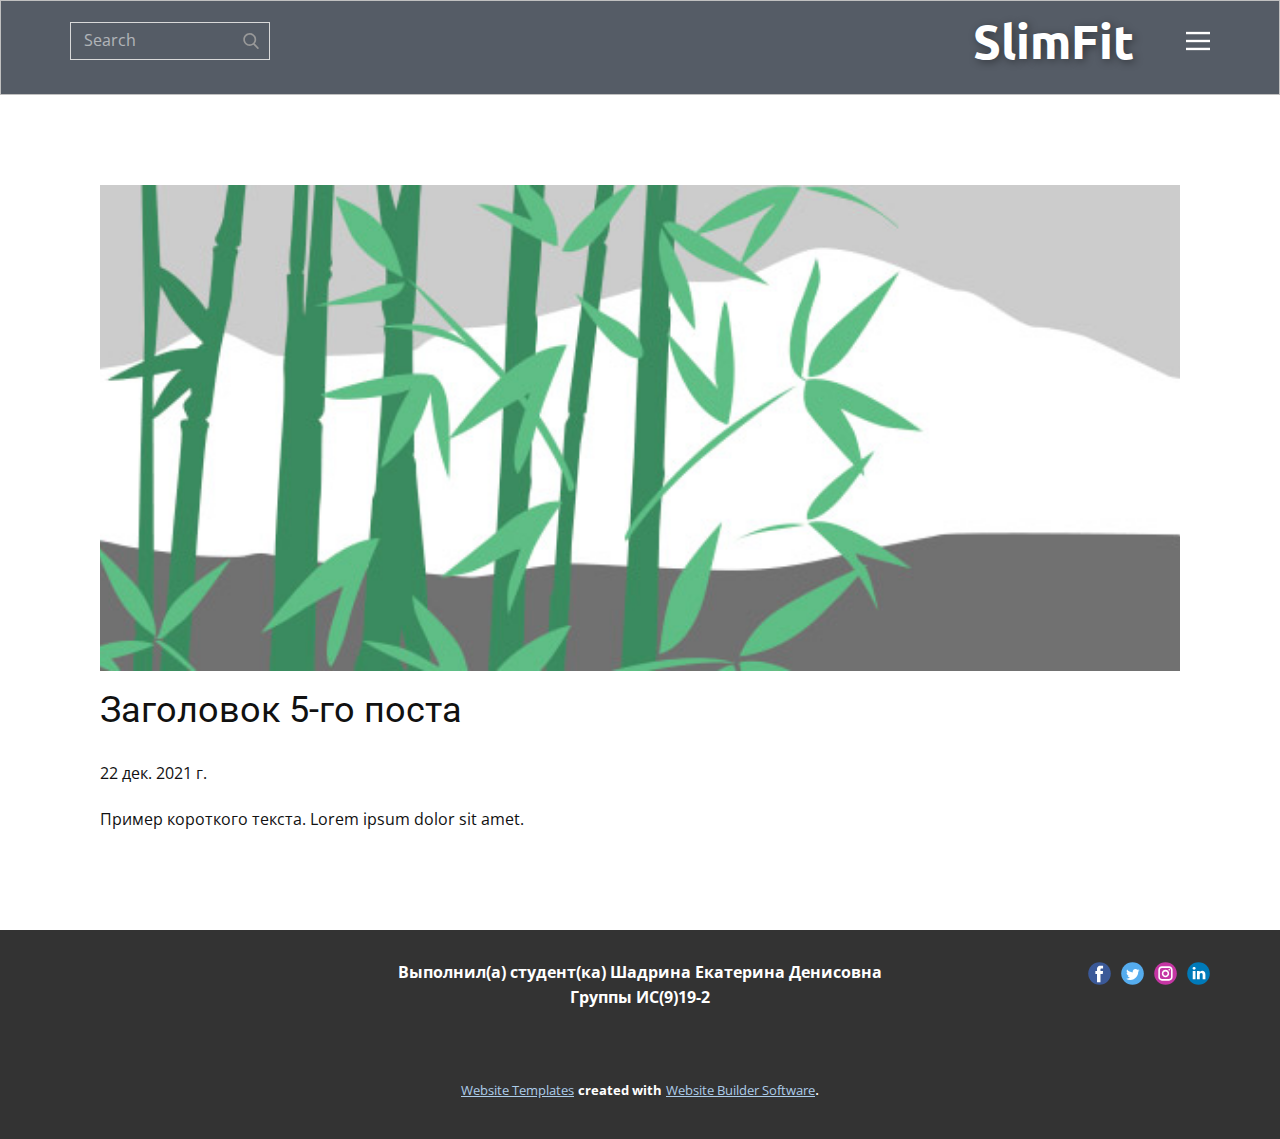
<file: blog/пост-4.html>
<!doctype html>
<html style="font-size: 16px;"><head>
    <meta name="viewport" content="width=device-width, initial-scale=1.0">
    <meta charset="utf-8">
    <meta name="keywords" content="Заголовок 1-го поста">
    <meta name="description" content="">
    <meta name="page_type" content="np-template-header-footer-from-plugin">
    <title>Заголовок 5-го поста</title>
    <link rel="stylesheet" href="../nicepage.css" media="screen">
<link rel="stylesheet" href="../Post-Template.css" media="screen">
    <script class="u-script" type="text/javascript" src="../jquery.js" defer=""></script>
    <script class="u-script" type="text/javascript" src="../nicepage.js" defer=""></script>
    <meta name="generator" content="Nicepage 4.2.6, nicepage.com">
    <link id="u-theme-google-font" rel="stylesheet" href="https://fonts.googleapis.com/css?family=Roboto:100,100i,300,300i,400,400i,500,500i,700,700i,900,900i|Open+Sans:300,300i,400,400i,600,600i,700,700i,800,800i">
    <link id="u-page-google-font" rel="stylesheet" href="https://fonts.googleapis.com/css?family=Ubuntu:300,300i,400,400i,500,500i,700,700i">
    
    
    
    
    
    <script type="application/ld+json">{
		"@context": "http://schema.org",
		"@type": "Organization",
		"name": "",
		"sameAs": []
}</script>
    <meta name="theme-color" content="#478ac9">
  </head>
  <body class="u-body"><header class="u-align-center-xs u-border-1 u-border-grey-25 u-clearfix u-header u-palette-5-dark-2 u-header" id="sec-2549"><div class="u-clearfix u-sheet u-sheet-1">
        <h1 class="u-custom-font u-font-ubuntu u-text u-text-default u-title u-text-1">SlimFit</h1>
        <form action="#" method="get" class="u-border-1 u-border-grey-15 u-expanded-width-xs u-search u-search-right u-search-1">
          <button class="u-search-button" type="submit">
            <span class="u-search-icon u-spacing-10 u-text-grey-40">
              <svg class="u-svg-link" preserveAspectRatio="xMidYMin slice" viewBox="0 0 56.966 56.966" style=""><use xmlns:xlink="http://www.w3.org/1999/xlink" xlink:href="#svg-b04b"></use></svg>
              <svg xmlns="http://www.w3.org/2000/svg" xmlns:xlink="http://www.w3.org/1999/xlink" version="1.1" id="svg-b04b" x="0px" y="0px" viewBox="0 0 56.966 56.966" style="enable-background:new 0 0 56.966 56.966;" xml:space="preserve" class="u-svg-content"><path d="M55.146,51.887L41.588,37.786c3.486-4.144,5.396-9.358,5.396-14.786c0-12.682-10.318-23-23-23s-23,10.318-23,23  s10.318,23,23,23c4.761,0,9.298-1.436,13.177-4.162l13.661,14.208c0.571,0.593,1.339,0.92,2.162,0.92  c0.779,0,1.518-0.297,2.079-0.837C56.255,54.982,56.293,53.08,55.146,51.887z M23.984,6c9.374,0,17,7.626,17,17s-7.626,17-17,17  s-17-7.626-17-17S14.61,6,23.984,6z"></path><g></g><g></g><g></g><g></g><g></g><g></g><g></g><g></g><g></g><g></g><g></g><g></g><g></g><g></g><g></g></svg>
            </span>
          </button>
          <input class="u-search-input" type="search" name="search" value="" placeholder="Search">
        </form>
        <nav class="u-align-left u-menu u-menu-dropdown u-nav-spacing-25 u-offcanvas u-menu-1" data-responsive-from="XL">
          <div class="menu-collapse">
            <a class="u-button-style u-nav-link" href="#" style="padding: 4px 0px; font-size: calc(1em + 8px);">
              <svg class="u-svg-link" preserveAspectRatio="xMidYMin slice" viewBox="0 0 302 302" style=""><use xmlns:xlink="http://www.w3.org/1999/xlink" xlink:href="#svg-7b92"></use></svg>
              <svg xmlns="http://www.w3.org/2000/svg" xmlns:xlink="http://www.w3.org/1999/xlink" version="1.1" id="svg-7b92" x="0px" y="0px" viewBox="0 0 302 302" style="enable-background:new 0 0 302 302;" xml:space="preserve" class="u-svg-content"><g><rect y="36" width="302" height="30"></rect><rect y="236" width="302" height="30"></rect><rect y="136" width="302" height="30"></rect>
</g><g></g><g></g><g></g><g></g><g></g><g></g><g></g><g></g><g></g><g></g><g></g><g></g><g></g><g></g><g></g></svg>
            </a>
          </div>
          <div class="u-custom-menu u-nav-container">
            <ul class="u-nav u-unstyled u-nav-1"><li class="u-nav-item"><a class="u-button-style u-hover-palette-1-light-2 u-nav-link u-palette-4-dark-2 u-text-active-palette-1-light-3 u-text-hover-white" href="../Главная.html" style="padding: 18px 24px;">Главная</a>
</li><li class="u-nav-item"><a class="u-button-style u-hover-palette-1-light-2 u-nav-link u-palette-4-dark-2 u-text-active-palette-1-light-3 u-text-hover-white" href="../Программы.html" style="padding: 18px 24px;">Программы</a>
</li><li class="u-nav-item"><a class="u-button-style u-hover-palette-1-light-2 u-nav-link u-palette-4-dark-2 u-text-active-palette-1-light-3 u-text-hover-white" href="../Расписание.html" style="padding: 18px 24px;">Расписание</a>
</li><li class="u-nav-item"><a class="u-button-style u-hover-palette-1-light-2 u-nav-link u-palette-4-dark-2 u-text-active-palette-1-light-3 u-text-hover-white" href="../Тренера.html" style="padding: 18px 24px;">Тренера</a>
</li><li class="u-nav-item"><a class="u-button-style u-hover-palette-1-light-2 u-nav-link u-palette-4-dark-2 u-text-active-palette-1-light-3 u-text-hover-white" href="../Новости.html" style="padding: 18px 24px;">Новости</a>
</li><li class="u-nav-item"><a class="u-button-style u-hover-palette-1-light-2 u-nav-link u-palette-4-dark-2 u-text-active-palette-1-light-3 u-text-hover-white" href="../Вопросы.html" style="padding: 18px 24px;">Часто задаваемые вопросы</a>
</li></ul>
          </div>
          <div class="u-custom-menu u-nav-container-collapse">
            <div class="u-align-center u-black u-container-style u-inner-container-layout u-opacity u-opacity-95 u-sidenav">
              <div class="u-inner-container-layout u-sidenav-overflow">
                <div class="u-menu-close"></div>
                <ul class="u-align-center u-nav u-popupmenu-items u-unstyled u-nav-2"><li class="u-nav-item"><a class="u-button-style u-nav-link" href="../Главная.html" style="padding: 18px 24px;">Главная</a>
</li><li class="u-nav-item"><a class="u-button-style u-nav-link" href="../Программы.html" style="padding: 18px 24px;">Программы</a>
</li><li class="u-nav-item"><a class="u-button-style u-nav-link" href="../Расписание.html" style="padding: 18px 24px;">Расписание</a>
</li><li class="u-nav-item"><a class="u-button-style u-nav-link" href="../Тренера.html" style="padding: 18px 24px;">Тренера</a>
</li><li class="u-nav-item"><a class="u-button-style u-nav-link" href="../Новости.html" style="padding: 18px 24px;">Новости</a>
</li><li class="u-nav-item"><a class="u-button-style u-nav-link" href="../Вопросы.html" style="padding: 18px 24px;">Часто задаваемые вопросы</a>
</li></ul>
              </div>
            </div>
            <div class="u-black u-menu-overlay u-opacity u-opacity-70"></div>
          </div>
        </nav>
      </div></header>
    <section class="u-align-center u-clearfix u-section-1" id="sec-4a42">
      <div class="u-clearfix u-sheet u-valign-middle-md u-valign-middle-sm u-valign-middle-xs u-sheet-1"><!--post_details--><!--post_details_options_json--><!--{"source":""}--><!--/post_details_options_json--><!--blog_post-->
        <div class="u-container-style u-expanded-width u-post-details u-post-details-1">
          <div class="u-container-layout u-valign-middle u-container-layout-1"><!--blog_post_image-->
            <img alt="" class="u-blog-control u-expanded-width u-image u-image-default u-image-1" src="[data-uri]"><!--/blog_post_image--><!--blog_post_header-->
            <h2 class="u-blog-control u-text u-text-1">Заголовок 5-го поста</h2><!--/blog_post_header--><!--blog_post_metadata-->
            <div class="u-blog-control u-metadata u-metadata-1"><!--blog_post_metadata_date-->
              <span class="u-meta-date u-meta-icon">22 дек. 2021 г.</span><!--/blog_post_metadata_date--><!--blog_post_metadata_category-->
              <!--/blog_post_metadata_category--><!--blog_post_metadata_comments-->
              <!--/blog_post_metadata_comments-->
            </div><!--/blog_post_metadata--><!--blog_post_content-->
            <div class="u-align-justify u-blog-control u-post-content u-text u-text-2 fr-view">
  Пример короткого текста. Lorem ipsum dolor sit amet.
  </div><!--/blog_post_content-->
          </div>
        </div><!--/blog_post--><!--/post_details-->
      </div>
    </section>
    
    
    
    
    
    <footer class="u-align-center-md u-align-center-sm u-align-center-xs u-clearfix u-footer u-grey-80" id="sec-3bb0"><div class="u-clearfix u-sheet u-sheet-1">
        <p class="u-align-center-lg u-align-center-md u-align-center-xl u-text u-text-1">Выполнил(а) студент(ка) Шадрина Екатерина Денисовна<br>Группы ИС(9)19-2
        </p>
        <div class="u-align-left u-social-icons u-spacing-10 u-social-icons-1">
          <a class="u-social-url" title="facebook" target="_blank" href=""><span class="u-icon u-social-facebook u-social-icon u-icon-1"><svg class="u-svg-link" preserveAspectRatio="xMidYMin slice" viewBox="0 0 112 112" style=""><use xmlns:xlink="http://www.w3.org/1999/xlink" xlink:href="#svg-2c99"></use></svg><svg class="u-svg-content" viewBox="0 0 112 112" x="0" y="0" id="svg-2c99"><circle fill="currentColor" cx="56.1" cy="56.1" r="55"></circle><path fill="#FFFFFF" d="M73.5,31.6h-9.1c-1.4,0-3.6,0.8-3.6,3.9v8.5h12.6L72,58.3H60.8v40.8H43.9V58.3h-8V43.9h8v-9.2
            c0-6.7,3.1-17,17-17h12.5v13.9H73.5z"></path></svg></span>
          </a>
          <a class="u-social-url" title="twitter" target="_blank" href=""><span class="u-icon u-social-icon u-social-twitter u-icon-2"><svg class="u-svg-link" preserveAspectRatio="xMidYMin slice" viewBox="0 0 112 112" style=""><use xmlns:xlink="http://www.w3.org/1999/xlink" xlink:href="#svg-5c2e"></use></svg><svg class="u-svg-content" viewBox="0 0 112 112" x="0" y="0" id="svg-5c2e"><circle fill="currentColor" class="st0" cx="56.1" cy="56.1" r="55"></circle><path fill="#FFFFFF" d="M83.8,47.3c0,0.6,0,1.2,0,1.7c0,17.7-13.5,38.2-38.2,38.2C38,87.2,31,85,25,81.2c1,0.1,2.1,0.2,3.2,0.2
            c6.3,0,12.1-2.1,16.7-5.7c-5.9-0.1-10.8-4-12.5-9.3c0.8,0.2,1.7,0.2,2.5,0.2c1.2,0,2.4-0.2,3.5-0.5c-6.1-1.2-10.8-6.7-10.8-13.1
            c0-0.1,0-0.1,0-0.2c1.8,1,3.9,1.6,6.1,1.7c-3.6-2.4-6-6.5-6-11.2c0-2.5,0.7-4.8,1.8-6.7c6.6,8.1,16.5,13.5,27.6,14
            c-0.2-1-0.3-2-0.3-3.1c0-7.4,6-13.4,13.4-13.4c3.9,0,7.3,1.6,9.8,4.2c3.1-0.6,5.9-1.7,8.5-3.3c-1,3.1-3.1,5.8-5.9,7.4
            c2.7-0.3,5.3-1,7.7-2.1C88.7,43,86.4,45.4,83.8,47.3z"></path></svg></span>
          </a>
          <a class="u-social-url" title="instagram" target="_blank" href=""><span class="u-icon u-social-icon u-social-instagram u-icon-3"><svg class="u-svg-link" preserveAspectRatio="xMidYMin slice" viewBox="0 0 112 112" style=""><use xmlns:xlink="http://www.w3.org/1999/xlink" xlink:href="#svg-c52e"></use></svg><svg class="u-svg-content" viewBox="0 0 112 112" x="0" y="0" id="svg-c52e"><circle fill="currentColor" cx="56.1" cy="56.1" r="55"></circle><path fill="#FFFFFF" d="M55.9,38.2c-9.9,0-17.9,8-17.9,17.9C38,66,46,74,55.9,74c9.9,0,17.9-8,17.9-17.9C73.8,46.2,65.8,38.2,55.9,38.2
            z M55.9,66.4c-5.7,0-10.3-4.6-10.3-10.3c-0.1-5.7,4.6-10.3,10.3-10.3c5.7,0,10.3,4.6,10.3,10.3C66.2,61.8,61.6,66.4,55.9,66.4z"></path><path fill="#FFFFFF" d="M74.3,33.5c-2.3,0-4.2,1.9-4.2,4.2s1.9,4.2,4.2,4.2s4.2-1.9,4.2-4.2S76.6,33.5,74.3,33.5z"></path><path fill="#FFFFFF" d="M73.1,21.3H38.6c-9.7,0-17.5,7.9-17.5,17.5v34.5c0,9.7,7.9,17.6,17.5,17.6h34.5c9.7,0,17.5-7.9,17.5-17.5V38.8
            C90.6,29.1,82.7,21.3,73.1,21.3z M83,73.3c0,5.5-4.5,9.9-9.9,9.9H38.6c-5.5,0-9.9-4.5-9.9-9.9V38.8c0-5.5,4.5-9.9,9.9-9.9h34.5
            c5.5,0,9.9,4.5,9.9,9.9V73.3z"></path></svg></span>
          </a>
          <a class="u-social-url" title="linkedin" target="_blank" href=""><span class="u-icon u-social-icon u-social-linkedin u-icon-4"><svg class="u-svg-link" preserveAspectRatio="xMidYMin slice" viewBox="0 0 112 112" style=""><use xmlns:xlink="http://www.w3.org/1999/xlink" xlink:href="#svg-364f"></use></svg><svg class="u-svg-content" viewBox="0 0 112 112" x="0" y="0" id="svg-364f"><circle fill="currentColor" cx="56.1" cy="56.1" r="55"></circle><path fill="#FFFFFF" d="M41.3,83.7H27.9V43.4h13.4V83.7z M34.6,37.9L34.6,37.9c-4.6,0-7.5-3.1-7.5-7c0-4,3-7,7.6-7s7.4,3,7.5,7
            C42.2,34.8,39.2,37.9,34.6,37.9z M89.6,83.7H76.2V62.2c0-5.4-1.9-9.1-6.8-9.1c-3.7,0-5.9,2.5-6.9,4.9c-0.4,0.9-0.4,2.1-0.4,3.3v22.5
            H48.7c0,0,0.2-36.5,0-40.3h13.4v5.7c1.8-2.7,5-6.7,12.1-6.7c8.8,0,15.4,5.8,15.4,18.1V83.7z"></path></svg></span>
          </a>
        </div>
      </div></footer>
    <section class="u-backlink u-clearfix u-grey-80">
      <a class="u-link" href="https://nicepage.com/website-templates" target="_blank">
        <span>Website Templates</span>
      </a>
      <p class="u-text">
        <span>created with</span>
      </p>
      <a class="u-link" href="" target="_blank">
        <span>Website Builder Software</span>
      </a>. 
    </section>
  
</body></html>
</file>
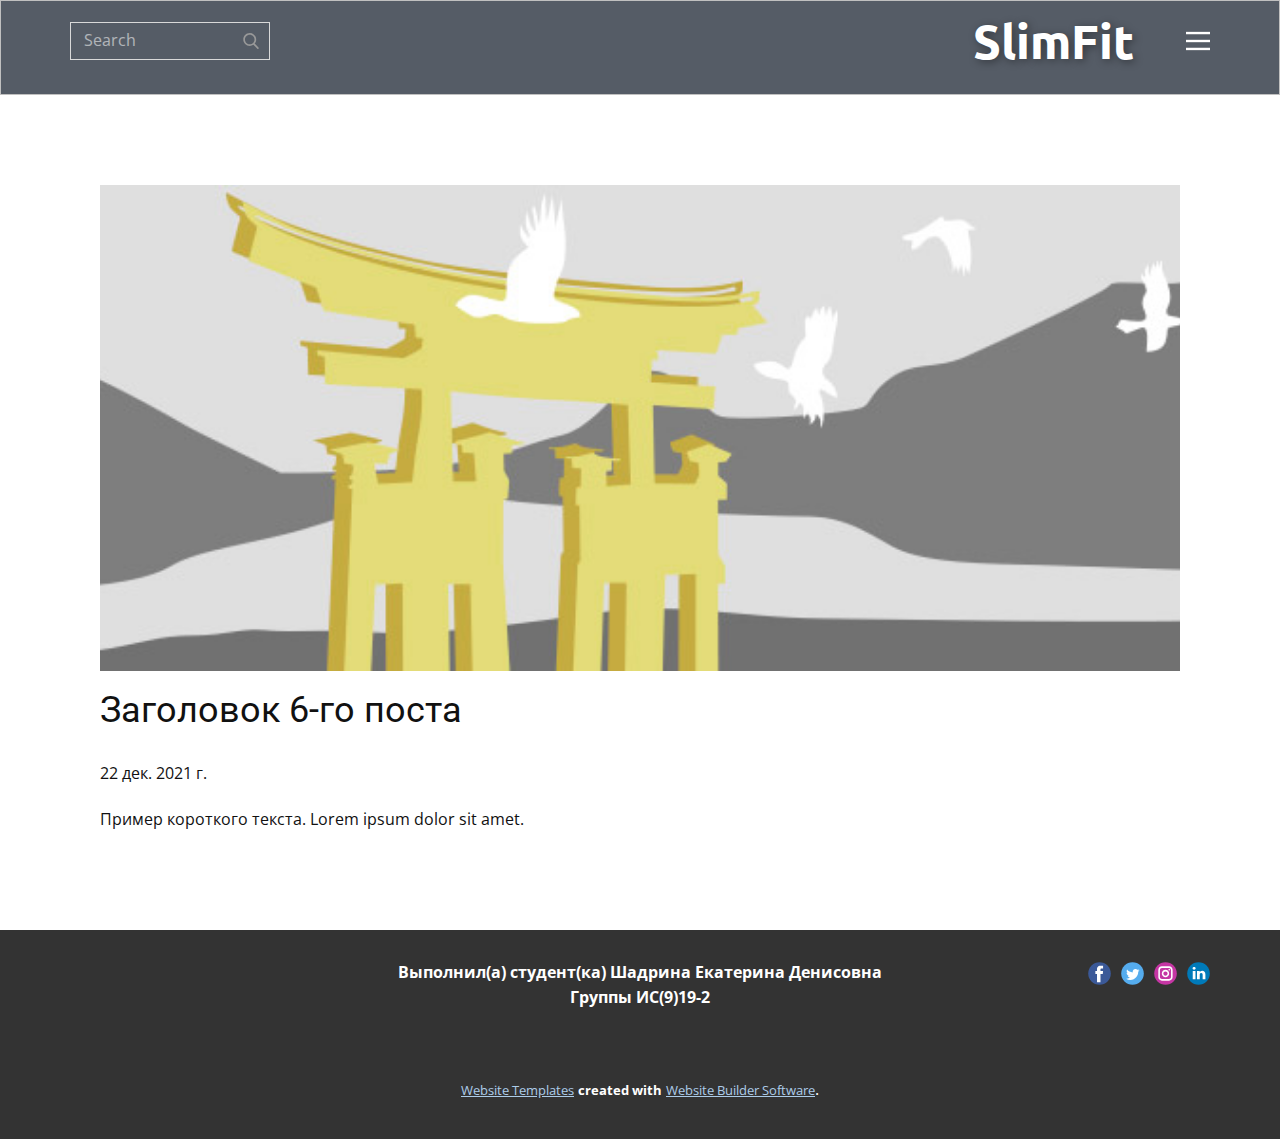
<file: blog/пост-5.html>
<!doctype html>
<html style="font-size: 16px;"><head>
    <meta name="viewport" content="width=device-width, initial-scale=1.0">
    <meta charset="utf-8">
    <meta name="keywords" content="Заголовок 1-го поста">
    <meta name="description" content="">
    <meta name="page_type" content="np-template-header-footer-from-plugin">
    <title>Заголовок 6-го поста</title>
    <link rel="stylesheet" href="../nicepage.css" media="screen">
<link rel="stylesheet" href="../Post-Template.css" media="screen">
    <script class="u-script" type="text/javascript" src="../jquery.js" defer=""></script>
    <script class="u-script" type="text/javascript" src="../nicepage.js" defer=""></script>
    <meta name="generator" content="Nicepage 4.2.6, nicepage.com">
    <link id="u-theme-google-font" rel="stylesheet" href="https://fonts.googleapis.com/css?family=Roboto:100,100i,300,300i,400,400i,500,500i,700,700i,900,900i|Open+Sans:300,300i,400,400i,600,600i,700,700i,800,800i">
    <link id="u-page-google-font" rel="stylesheet" href="https://fonts.googleapis.com/css?family=Ubuntu:300,300i,400,400i,500,500i,700,700i">
    
    
    
    
    
    <script type="application/ld+json">{
		"@context": "http://schema.org",
		"@type": "Organization",
		"name": "",
		"sameAs": []
}</script>
    <meta name="theme-color" content="#478ac9">
  </head>
  <body class="u-body"><header class="u-align-center-xs u-border-1 u-border-grey-25 u-clearfix u-header u-palette-5-dark-2 u-header" id="sec-2549"><div class="u-clearfix u-sheet u-sheet-1">
        <h1 class="u-custom-font u-font-ubuntu u-text u-text-default u-title u-text-1">SlimFit</h1>
        <form action="#" method="get" class="u-border-1 u-border-grey-15 u-expanded-width-xs u-search u-search-right u-search-1">
          <button class="u-search-button" type="submit">
            <span class="u-search-icon u-spacing-10 u-text-grey-40">
              <svg class="u-svg-link" preserveAspectRatio="xMidYMin slice" viewBox="0 0 56.966 56.966" style=""><use xmlns:xlink="http://www.w3.org/1999/xlink" xlink:href="#svg-b04b"></use></svg>
              <svg xmlns="http://www.w3.org/2000/svg" xmlns:xlink="http://www.w3.org/1999/xlink" version="1.1" id="svg-b04b" x="0px" y="0px" viewBox="0 0 56.966 56.966" style="enable-background:new 0 0 56.966 56.966;" xml:space="preserve" class="u-svg-content"><path d="M55.146,51.887L41.588,37.786c3.486-4.144,5.396-9.358,5.396-14.786c0-12.682-10.318-23-23-23s-23,10.318-23,23  s10.318,23,23,23c4.761,0,9.298-1.436,13.177-4.162l13.661,14.208c0.571,0.593,1.339,0.92,2.162,0.92  c0.779,0,1.518-0.297,2.079-0.837C56.255,54.982,56.293,53.08,55.146,51.887z M23.984,6c9.374,0,17,7.626,17,17s-7.626,17-17,17  s-17-7.626-17-17S14.61,6,23.984,6z"></path><g></g><g></g><g></g><g></g><g></g><g></g><g></g><g></g><g></g><g></g><g></g><g></g><g></g><g></g><g></g></svg>
            </span>
          </button>
          <input class="u-search-input" type="search" name="search" value="" placeholder="Search">
        </form>
        <nav class="u-align-left u-menu u-menu-dropdown u-nav-spacing-25 u-offcanvas u-menu-1" data-responsive-from="XL">
          <div class="menu-collapse">
            <a class="u-button-style u-nav-link" href="#" style="padding: 4px 0px; font-size: calc(1em + 8px);">
              <svg class="u-svg-link" preserveAspectRatio="xMidYMin slice" viewBox="0 0 302 302" style=""><use xmlns:xlink="http://www.w3.org/1999/xlink" xlink:href="#svg-7b92"></use></svg>
              <svg xmlns="http://www.w3.org/2000/svg" xmlns:xlink="http://www.w3.org/1999/xlink" version="1.1" id="svg-7b92" x="0px" y="0px" viewBox="0 0 302 302" style="enable-background:new 0 0 302 302;" xml:space="preserve" class="u-svg-content"><g><rect y="36" width="302" height="30"></rect><rect y="236" width="302" height="30"></rect><rect y="136" width="302" height="30"></rect>
</g><g></g><g></g><g></g><g></g><g></g><g></g><g></g><g></g><g></g><g></g><g></g><g></g><g></g><g></g><g></g></svg>
            </a>
          </div>
          <div class="u-custom-menu u-nav-container">
            <ul class="u-nav u-unstyled u-nav-1"><li class="u-nav-item"><a class="u-button-style u-hover-palette-1-light-2 u-nav-link u-palette-4-dark-2 u-text-active-palette-1-light-3 u-text-hover-white" href="../Главная.html" style="padding: 18px 24px;">Главная</a>
</li><li class="u-nav-item"><a class="u-button-style u-hover-palette-1-light-2 u-nav-link u-palette-4-dark-2 u-text-active-palette-1-light-3 u-text-hover-white" href="../Программы.html" style="padding: 18px 24px;">Программы</a>
</li><li class="u-nav-item"><a class="u-button-style u-hover-palette-1-light-2 u-nav-link u-palette-4-dark-2 u-text-active-palette-1-light-3 u-text-hover-white" href="../Расписание.html" style="padding: 18px 24px;">Расписание</a>
</li><li class="u-nav-item"><a class="u-button-style u-hover-palette-1-light-2 u-nav-link u-palette-4-dark-2 u-text-active-palette-1-light-3 u-text-hover-white" href="../Тренера.html" style="padding: 18px 24px;">Тренера</a>
</li><li class="u-nav-item"><a class="u-button-style u-hover-palette-1-light-2 u-nav-link u-palette-4-dark-2 u-text-active-palette-1-light-3 u-text-hover-white" href="../Новости.html" style="padding: 18px 24px;">Новости</a>
</li><li class="u-nav-item"><a class="u-button-style u-hover-palette-1-light-2 u-nav-link u-palette-4-dark-2 u-text-active-palette-1-light-3 u-text-hover-white" href="../Вопросы.html" style="padding: 18px 24px;">Часто задаваемые вопросы</a>
</li></ul>
          </div>
          <div class="u-custom-menu u-nav-container-collapse">
            <div class="u-align-center u-black u-container-style u-inner-container-layout u-opacity u-opacity-95 u-sidenav">
              <div class="u-inner-container-layout u-sidenav-overflow">
                <div class="u-menu-close"></div>
                <ul class="u-align-center u-nav u-popupmenu-items u-unstyled u-nav-2"><li class="u-nav-item"><a class="u-button-style u-nav-link" href="../Главная.html" style="padding: 18px 24px;">Главная</a>
</li><li class="u-nav-item"><a class="u-button-style u-nav-link" href="../Программы.html" style="padding: 18px 24px;">Программы</a>
</li><li class="u-nav-item"><a class="u-button-style u-nav-link" href="../Расписание.html" style="padding: 18px 24px;">Расписание</a>
</li><li class="u-nav-item"><a class="u-button-style u-nav-link" href="../Тренера.html" style="padding: 18px 24px;">Тренера</a>
</li><li class="u-nav-item"><a class="u-button-style u-nav-link" href="../Новости.html" style="padding: 18px 24px;">Новости</a>
</li><li class="u-nav-item"><a class="u-button-style u-nav-link" href="../Вопросы.html" style="padding: 18px 24px;">Часто задаваемые вопросы</a>
</li></ul>
              </div>
            </div>
            <div class="u-black u-menu-overlay u-opacity u-opacity-70"></div>
          </div>
        </nav>
      </div></header>
    <section class="u-align-center u-clearfix u-section-1" id="sec-4a42">
      <div class="u-clearfix u-sheet u-valign-middle-md u-valign-middle-sm u-valign-middle-xs u-sheet-1"><!--post_details--><!--post_details_options_json--><!--{"source":""}--><!--/post_details_options_json--><!--blog_post-->
        <div class="u-container-style u-expanded-width u-post-details u-post-details-1">
          <div class="u-container-layout u-valign-middle u-container-layout-1"><!--blog_post_image-->
            <img alt="" class="u-blog-control u-expanded-width u-image u-image-default u-image-1" src="[data-uri]"><!--/blog_post_image--><!--blog_post_header-->
            <h2 class="u-blog-control u-text u-text-1">Заголовок 6-го поста</h2><!--/blog_post_header--><!--blog_post_metadata-->
            <div class="u-blog-control u-metadata u-metadata-1"><!--blog_post_metadata_date-->
              <span class="u-meta-date u-meta-icon">22 дек. 2021 г.</span><!--/blog_post_metadata_date--><!--blog_post_metadata_category-->
              <!--/blog_post_metadata_category--><!--blog_post_metadata_comments-->
              <!--/blog_post_metadata_comments-->
            </div><!--/blog_post_metadata--><!--blog_post_content-->
            <div class="u-align-justify u-blog-control u-post-content u-text u-text-2 fr-view">
  Пример короткого текста. Lorem ipsum dolor sit amet.
  </div><!--/blog_post_content-->
          </div>
        </div><!--/blog_post--><!--/post_details-->
      </div>
    </section>
    
    
    
    
    
    <footer class="u-align-center-md u-align-center-sm u-align-center-xs u-clearfix u-footer u-grey-80" id="sec-3bb0"><div class="u-clearfix u-sheet u-sheet-1">
        <p class="u-align-center-lg u-align-center-md u-align-center-xl u-text u-text-1">Выполнил(а) студент(ка) Шадрина Екатерина Денисовна<br>Группы ИС(9)19-2
        </p>
        <div class="u-align-left u-social-icons u-spacing-10 u-social-icons-1">
          <a class="u-social-url" title="facebook" target="_blank" href=""><span class="u-icon u-social-facebook u-social-icon u-icon-1"><svg class="u-svg-link" preserveAspectRatio="xMidYMin slice" viewBox="0 0 112 112" style=""><use xmlns:xlink="http://www.w3.org/1999/xlink" xlink:href="#svg-2c99"></use></svg><svg class="u-svg-content" viewBox="0 0 112 112" x="0" y="0" id="svg-2c99"><circle fill="currentColor" cx="56.1" cy="56.1" r="55"></circle><path fill="#FFFFFF" d="M73.5,31.6h-9.1c-1.4,0-3.6,0.8-3.6,3.9v8.5h12.6L72,58.3H60.8v40.8H43.9V58.3h-8V43.9h8v-9.2
            c0-6.7,3.1-17,17-17h12.5v13.9H73.5z"></path></svg></span>
          </a>
          <a class="u-social-url" title="twitter" target="_blank" href=""><span class="u-icon u-social-icon u-social-twitter u-icon-2"><svg class="u-svg-link" preserveAspectRatio="xMidYMin slice" viewBox="0 0 112 112" style=""><use xmlns:xlink="http://www.w3.org/1999/xlink" xlink:href="#svg-5c2e"></use></svg><svg class="u-svg-content" viewBox="0 0 112 112" x="0" y="0" id="svg-5c2e"><circle fill="currentColor" class="st0" cx="56.1" cy="56.1" r="55"></circle><path fill="#FFFFFF" d="M83.8,47.3c0,0.6,0,1.2,0,1.7c0,17.7-13.5,38.2-38.2,38.2C38,87.2,31,85,25,81.2c1,0.1,2.1,0.2,3.2,0.2
            c6.3,0,12.1-2.1,16.7-5.7c-5.9-0.1-10.8-4-12.5-9.3c0.8,0.2,1.7,0.2,2.5,0.2c1.2,0,2.4-0.2,3.5-0.5c-6.1-1.2-10.8-6.7-10.8-13.1
            c0-0.1,0-0.1,0-0.2c1.8,1,3.9,1.6,6.1,1.7c-3.6-2.4-6-6.5-6-11.2c0-2.5,0.7-4.8,1.8-6.7c6.6,8.1,16.5,13.5,27.6,14
            c-0.2-1-0.3-2-0.3-3.1c0-7.4,6-13.4,13.4-13.4c3.9,0,7.3,1.6,9.8,4.2c3.1-0.6,5.9-1.7,8.5-3.3c-1,3.1-3.1,5.8-5.9,7.4
            c2.7-0.3,5.3-1,7.7-2.1C88.7,43,86.4,45.4,83.8,47.3z"></path></svg></span>
          </a>
          <a class="u-social-url" title="instagram" target="_blank" href=""><span class="u-icon u-social-icon u-social-instagram u-icon-3"><svg class="u-svg-link" preserveAspectRatio="xMidYMin slice" viewBox="0 0 112 112" style=""><use xmlns:xlink="http://www.w3.org/1999/xlink" xlink:href="#svg-c52e"></use></svg><svg class="u-svg-content" viewBox="0 0 112 112" x="0" y="0" id="svg-c52e"><circle fill="currentColor" cx="56.1" cy="56.1" r="55"></circle><path fill="#FFFFFF" d="M55.9,38.2c-9.9,0-17.9,8-17.9,17.9C38,66,46,74,55.9,74c9.9,0,17.9-8,17.9-17.9C73.8,46.2,65.8,38.2,55.9,38.2
            z M55.9,66.4c-5.7,0-10.3-4.6-10.3-10.3c-0.1-5.7,4.6-10.3,10.3-10.3c5.7,0,10.3,4.6,10.3,10.3C66.2,61.8,61.6,66.4,55.9,66.4z"></path><path fill="#FFFFFF" d="M74.3,33.5c-2.3,0-4.2,1.9-4.2,4.2s1.9,4.2,4.2,4.2s4.2-1.9,4.2-4.2S76.6,33.5,74.3,33.5z"></path><path fill="#FFFFFF" d="M73.1,21.3H38.6c-9.7,0-17.5,7.9-17.5,17.5v34.5c0,9.7,7.9,17.6,17.5,17.6h34.5c9.7,0,17.5-7.9,17.5-17.5V38.8
            C90.6,29.1,82.7,21.3,73.1,21.3z M83,73.3c0,5.5-4.5,9.9-9.9,9.9H38.6c-5.5,0-9.9-4.5-9.9-9.9V38.8c0-5.5,4.5-9.9,9.9-9.9h34.5
            c5.5,0,9.9,4.5,9.9,9.9V73.3z"></path></svg></span>
          </a>
          <a class="u-social-url" title="linkedin" target="_blank" href=""><span class="u-icon u-social-icon u-social-linkedin u-icon-4"><svg class="u-svg-link" preserveAspectRatio="xMidYMin slice" viewBox="0 0 112 112" style=""><use xmlns:xlink="http://www.w3.org/1999/xlink" xlink:href="#svg-364f"></use></svg><svg class="u-svg-content" viewBox="0 0 112 112" x="0" y="0" id="svg-364f"><circle fill="currentColor" cx="56.1" cy="56.1" r="55"></circle><path fill="#FFFFFF" d="M41.3,83.7H27.9V43.4h13.4V83.7z M34.6,37.9L34.6,37.9c-4.6,0-7.5-3.1-7.5-7c0-4,3-7,7.6-7s7.4,3,7.5,7
            C42.2,34.8,39.2,37.9,34.6,37.9z M89.6,83.7H76.2V62.2c0-5.4-1.9-9.1-6.8-9.1c-3.7,0-5.9,2.5-6.9,4.9c-0.4,0.9-0.4,2.1-0.4,3.3v22.5
            H48.7c0,0,0.2-36.5,0-40.3h13.4v5.7c1.8-2.7,5-6.7,12.1-6.7c8.8,0,15.4,5.8,15.4,18.1V83.7z"></path></svg></span>
          </a>
        </div>
      </div></footer>
    <section class="u-backlink u-clearfix u-grey-80">
      <a class="u-link" href="https://nicepage.com/website-templates" target="_blank">
        <span>Website Templates</span>
      </a>
      <p class="u-text">
        <span>created with</span>
      </p>
      <a class="u-link" href="" target="_blank">
        <span>Website Builder Software</span>
      </a>. 
    </section>
  
</body></html>
</file>
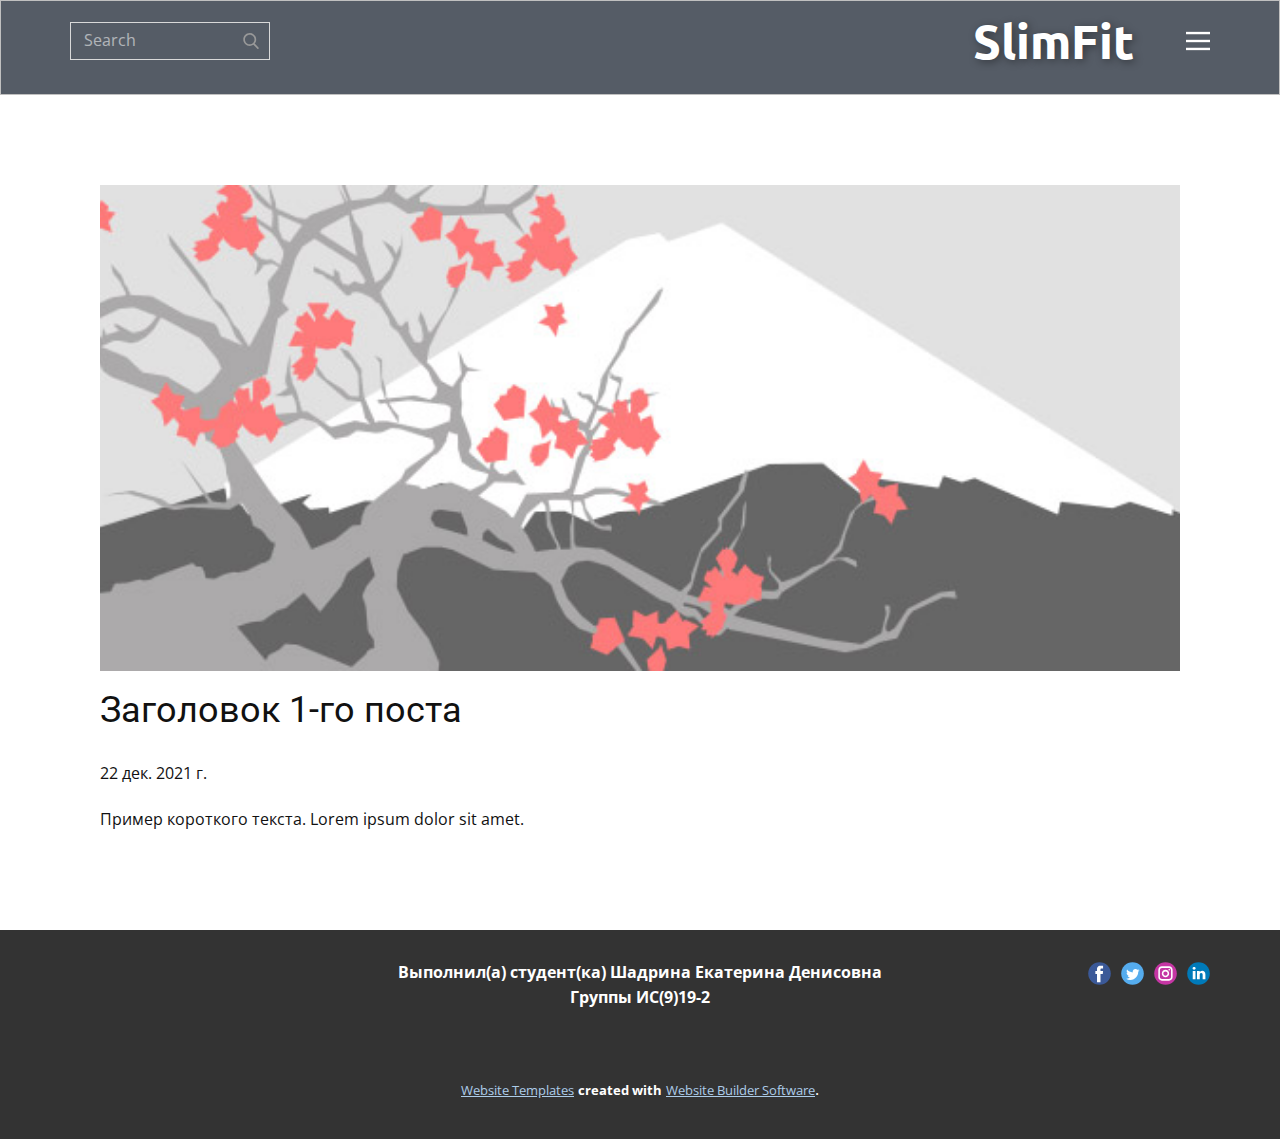
<file: blog/пост.html>
<!doctype html>
<html style="font-size: 16px;"><head>
    <meta name="viewport" content="width=device-width, initial-scale=1.0">
    <meta charset="utf-8">
    <meta name="keywords" content="Заголовок 1-го поста">
    <meta name="description" content="">
    <meta name="page_type" content="np-template-header-footer-from-plugin">
    <title>Заголовок 1-го поста</title>
    <link rel="stylesheet" href="../nicepage.css" media="screen">
<link rel="stylesheet" href="../Post-Template.css" media="screen">
    <script class="u-script" type="text/javascript" src="../jquery.js" defer=""></script>
    <script class="u-script" type="text/javascript" src="../nicepage.js" defer=""></script>
    <meta name="generator" content="Nicepage 4.2.6, nicepage.com">
    <link id="u-theme-google-font" rel="stylesheet" href="https://fonts.googleapis.com/css?family=Roboto:100,100i,300,300i,400,400i,500,500i,700,700i,900,900i|Open+Sans:300,300i,400,400i,600,600i,700,700i,800,800i">
    <link id="u-page-google-font" rel="stylesheet" href="https://fonts.googleapis.com/css?family=Ubuntu:300,300i,400,400i,500,500i,700,700i">
    
    
    
    
    
    <script type="application/ld+json">{
		"@context": "http://schema.org",
		"@type": "Organization",
		"name": "",
		"sameAs": []
}</script>
    <meta name="theme-color" content="#478ac9">
  </head>
  <body class="u-body"><header class="u-align-center-xs u-border-1 u-border-grey-25 u-clearfix u-header u-palette-5-dark-2 u-header" id="sec-2549"><div class="u-clearfix u-sheet u-sheet-1">
        <h1 class="u-custom-font u-font-ubuntu u-text u-text-default u-title u-text-1">SlimFit</h1>
        <form action="#" method="get" class="u-border-1 u-border-grey-15 u-expanded-width-xs u-search u-search-right u-search-1">
          <button class="u-search-button" type="submit">
            <span class="u-search-icon u-spacing-10 u-text-grey-40">
              <svg class="u-svg-link" preserveAspectRatio="xMidYMin slice" viewBox="0 0 56.966 56.966" style=""><use xmlns:xlink="http://www.w3.org/1999/xlink" xlink:href="#svg-b04b"></use></svg>
              <svg xmlns="http://www.w3.org/2000/svg" xmlns:xlink="http://www.w3.org/1999/xlink" version="1.1" id="svg-b04b" x="0px" y="0px" viewBox="0 0 56.966 56.966" style="enable-background:new 0 0 56.966 56.966;" xml:space="preserve" class="u-svg-content"><path d="M55.146,51.887L41.588,37.786c3.486-4.144,5.396-9.358,5.396-14.786c0-12.682-10.318-23-23-23s-23,10.318-23,23  s10.318,23,23,23c4.761,0,9.298-1.436,13.177-4.162l13.661,14.208c0.571,0.593,1.339,0.92,2.162,0.92  c0.779,0,1.518-0.297,2.079-0.837C56.255,54.982,56.293,53.08,55.146,51.887z M23.984,6c9.374,0,17,7.626,17,17s-7.626,17-17,17  s-17-7.626-17-17S14.61,6,23.984,6z"></path><g></g><g></g><g></g><g></g><g></g><g></g><g></g><g></g><g></g><g></g><g></g><g></g><g></g><g></g><g></g></svg>
            </span>
          </button>
          <input class="u-search-input" type="search" name="search" value="" placeholder="Search">
        </form>
        <nav class="u-align-left u-menu u-menu-dropdown u-nav-spacing-25 u-offcanvas u-menu-1" data-responsive-from="XL">
          <div class="menu-collapse">
            <a class="u-button-style u-nav-link" href="#" style="padding: 4px 0px; font-size: calc(1em + 8px);">
              <svg class="u-svg-link" preserveAspectRatio="xMidYMin slice" viewBox="0 0 302 302" style=""><use xmlns:xlink="http://www.w3.org/1999/xlink" xlink:href="#svg-7b92"></use></svg>
              <svg xmlns="http://www.w3.org/2000/svg" xmlns:xlink="http://www.w3.org/1999/xlink" version="1.1" id="svg-7b92" x="0px" y="0px" viewBox="0 0 302 302" style="enable-background:new 0 0 302 302;" xml:space="preserve" class="u-svg-content"><g><rect y="36" width="302" height="30"></rect><rect y="236" width="302" height="30"></rect><rect y="136" width="302" height="30"></rect>
</g><g></g><g></g><g></g><g></g><g></g><g></g><g></g><g></g><g></g><g></g><g></g><g></g><g></g><g></g><g></g></svg>
            </a>
          </div>
          <div class="u-custom-menu u-nav-container">
            <ul class="u-nav u-unstyled u-nav-1"><li class="u-nav-item"><a class="u-button-style u-hover-palette-1-light-2 u-nav-link u-palette-4-dark-2 u-text-active-palette-1-light-3 u-text-hover-white" href="../Главная.html" style="padding: 18px 24px;">Главная</a>
</li><li class="u-nav-item"><a class="u-button-style u-hover-palette-1-light-2 u-nav-link u-palette-4-dark-2 u-text-active-palette-1-light-3 u-text-hover-white" href="../Программы.html" style="padding: 18px 24px;">Программы</a>
</li><li class="u-nav-item"><a class="u-button-style u-hover-palette-1-light-2 u-nav-link u-palette-4-dark-2 u-text-active-palette-1-light-3 u-text-hover-white" href="../Расписание.html" style="padding: 18px 24px;">Расписание</a>
</li><li class="u-nav-item"><a class="u-button-style u-hover-palette-1-light-2 u-nav-link u-palette-4-dark-2 u-text-active-palette-1-light-3 u-text-hover-white" href="../Тренера.html" style="padding: 18px 24px;">Тренера</a>
</li><li class="u-nav-item"><a class="u-button-style u-hover-palette-1-light-2 u-nav-link u-palette-4-dark-2 u-text-active-palette-1-light-3 u-text-hover-white" href="../Новости.html" style="padding: 18px 24px;">Новости</a>
</li><li class="u-nav-item"><a class="u-button-style u-hover-palette-1-light-2 u-nav-link u-palette-4-dark-2 u-text-active-palette-1-light-3 u-text-hover-white" href="../Вопросы.html" style="padding: 18px 24px;">Часто задаваемые вопросы</a>
</li></ul>
          </div>
          <div class="u-custom-menu u-nav-container-collapse">
            <div class="u-align-center u-black u-container-style u-inner-container-layout u-opacity u-opacity-95 u-sidenav">
              <div class="u-inner-container-layout u-sidenav-overflow">
                <div class="u-menu-close"></div>
                <ul class="u-align-center u-nav u-popupmenu-items u-unstyled u-nav-2"><li class="u-nav-item"><a class="u-button-style u-nav-link" href="../Главная.html" style="padding: 18px 24px;">Главная</a>
</li><li class="u-nav-item"><a class="u-button-style u-nav-link" href="../Программы.html" style="padding: 18px 24px;">Программы</a>
</li><li class="u-nav-item"><a class="u-button-style u-nav-link" href="../Расписание.html" style="padding: 18px 24px;">Расписание</a>
</li><li class="u-nav-item"><a class="u-button-style u-nav-link" href="../Тренера.html" style="padding: 18px 24px;">Тренера</a>
</li><li class="u-nav-item"><a class="u-button-style u-nav-link" href="../Новости.html" style="padding: 18px 24px;">Новости</a>
</li><li class="u-nav-item"><a class="u-button-style u-nav-link" href="../Вопросы.html" style="padding: 18px 24px;">Часто задаваемые вопросы</a>
</li></ul>
              </div>
            </div>
            <div class="u-black u-menu-overlay u-opacity u-opacity-70"></div>
          </div>
        </nav>
      </div></header>
    <section class="u-align-center u-clearfix u-section-1" id="sec-4a42">
      <div class="u-clearfix u-sheet u-valign-middle-md u-valign-middle-sm u-valign-middle-xs u-sheet-1"><!--post_details--><!--post_details_options_json--><!--{"source":""}--><!--/post_details_options_json--><!--blog_post-->
        <div class="u-container-style u-expanded-width u-post-details u-post-details-1">
          <div class="u-container-layout u-valign-middle u-container-layout-1"><!--blog_post_image-->
            <img alt="" class="u-blog-control u-expanded-width u-image u-image-default u-image-1" src="[data-uri]"><!--/blog_post_image--><!--blog_post_header-->
            <h2 class="u-blog-control u-text u-text-1">Заголовок 1-го поста</h2><!--/blog_post_header--><!--blog_post_metadata-->
            <div class="u-blog-control u-metadata u-metadata-1"><!--blog_post_metadata_date-->
              <span class="u-meta-date u-meta-icon">22 дек. 2021 г.</span><!--/blog_post_metadata_date--><!--blog_post_metadata_category-->
              <!--/blog_post_metadata_category--><!--blog_post_metadata_comments-->
              <!--/blog_post_metadata_comments-->
            </div><!--/blog_post_metadata--><!--blog_post_content-->
            <div class="u-align-justify u-blog-control u-post-content u-text u-text-2 fr-view">
  Пример короткого текста. Lorem ipsum dolor sit amet.
  </div><!--/blog_post_content-->
          </div>
        </div><!--/blog_post--><!--/post_details-->
      </div>
    </section>
    
    
    
    
    
    <footer class="u-align-center-md u-align-center-sm u-align-center-xs u-clearfix u-footer u-grey-80" id="sec-3bb0"><div class="u-clearfix u-sheet u-sheet-1">
        <p class="u-align-center-lg u-align-center-md u-align-center-xl u-text u-text-1">Выполнил(а) студент(ка) Шадрина Екатерина Денисовна<br>Группы ИС(9)19-2
        </p>
        <div class="u-align-left u-social-icons u-spacing-10 u-social-icons-1">
          <a class="u-social-url" title="facebook" target="_blank" href=""><span class="u-icon u-social-facebook u-social-icon u-icon-1"><svg class="u-svg-link" preserveAspectRatio="xMidYMin slice" viewBox="0 0 112 112" style=""><use xmlns:xlink="http://www.w3.org/1999/xlink" xlink:href="#svg-2c99"></use></svg><svg class="u-svg-content" viewBox="0 0 112 112" x="0" y="0" id="svg-2c99"><circle fill="currentColor" cx="56.1" cy="56.1" r="55"></circle><path fill="#FFFFFF" d="M73.5,31.6h-9.1c-1.4,0-3.6,0.8-3.6,3.9v8.5h12.6L72,58.3H60.8v40.8H43.9V58.3h-8V43.9h8v-9.2
            c0-6.7,3.1-17,17-17h12.5v13.9H73.5z"></path></svg></span>
          </a>
          <a class="u-social-url" title="twitter" target="_blank" href=""><span class="u-icon u-social-icon u-social-twitter u-icon-2"><svg class="u-svg-link" preserveAspectRatio="xMidYMin slice" viewBox="0 0 112 112" style=""><use xmlns:xlink="http://www.w3.org/1999/xlink" xlink:href="#svg-5c2e"></use></svg><svg class="u-svg-content" viewBox="0 0 112 112" x="0" y="0" id="svg-5c2e"><circle fill="currentColor" class="st0" cx="56.1" cy="56.1" r="55"></circle><path fill="#FFFFFF" d="M83.8,47.3c0,0.6,0,1.2,0,1.7c0,17.7-13.5,38.2-38.2,38.2C38,87.2,31,85,25,81.2c1,0.1,2.1,0.2,3.2,0.2
            c6.3,0,12.1-2.1,16.7-5.7c-5.9-0.1-10.8-4-12.5-9.3c0.8,0.2,1.7,0.2,2.5,0.2c1.2,0,2.4-0.2,3.5-0.5c-6.1-1.2-10.8-6.7-10.8-13.1
            c0-0.1,0-0.1,0-0.2c1.8,1,3.9,1.6,6.1,1.7c-3.6-2.4-6-6.5-6-11.2c0-2.5,0.7-4.8,1.8-6.7c6.6,8.1,16.5,13.5,27.6,14
            c-0.2-1-0.3-2-0.3-3.1c0-7.4,6-13.4,13.4-13.4c3.9,0,7.3,1.6,9.8,4.2c3.1-0.6,5.9-1.7,8.5-3.3c-1,3.1-3.1,5.8-5.9,7.4
            c2.7-0.3,5.3-1,7.7-2.1C88.7,43,86.4,45.4,83.8,47.3z"></path></svg></span>
          </a>
          <a class="u-social-url" title="instagram" target="_blank" href=""><span class="u-icon u-social-icon u-social-instagram u-icon-3"><svg class="u-svg-link" preserveAspectRatio="xMidYMin slice" viewBox="0 0 112 112" style=""><use xmlns:xlink="http://www.w3.org/1999/xlink" xlink:href="#svg-c52e"></use></svg><svg class="u-svg-content" viewBox="0 0 112 112" x="0" y="0" id="svg-c52e"><circle fill="currentColor" cx="56.1" cy="56.1" r="55"></circle><path fill="#FFFFFF" d="M55.9,38.2c-9.9,0-17.9,8-17.9,17.9C38,66,46,74,55.9,74c9.9,0,17.9-8,17.9-17.9C73.8,46.2,65.8,38.2,55.9,38.2
            z M55.9,66.4c-5.7,0-10.3-4.6-10.3-10.3c-0.1-5.7,4.6-10.3,10.3-10.3c5.7,0,10.3,4.6,10.3,10.3C66.2,61.8,61.6,66.4,55.9,66.4z"></path><path fill="#FFFFFF" d="M74.3,33.5c-2.3,0-4.2,1.9-4.2,4.2s1.9,4.2,4.2,4.2s4.2-1.9,4.2-4.2S76.6,33.5,74.3,33.5z"></path><path fill="#FFFFFF" d="M73.1,21.3H38.6c-9.7,0-17.5,7.9-17.5,17.5v34.5c0,9.7,7.9,17.6,17.5,17.6h34.5c9.7,0,17.5-7.9,17.5-17.5V38.8
            C90.6,29.1,82.7,21.3,73.1,21.3z M83,73.3c0,5.5-4.5,9.9-9.9,9.9H38.6c-5.5,0-9.9-4.5-9.9-9.9V38.8c0-5.5,4.5-9.9,9.9-9.9h34.5
            c5.5,0,9.9,4.5,9.9,9.9V73.3z"></path></svg></span>
          </a>
          <a class="u-social-url" title="linkedin" target="_blank" href=""><span class="u-icon u-social-icon u-social-linkedin u-icon-4"><svg class="u-svg-link" preserveAspectRatio="xMidYMin slice" viewBox="0 0 112 112" style=""><use xmlns:xlink="http://www.w3.org/1999/xlink" xlink:href="#svg-364f"></use></svg><svg class="u-svg-content" viewBox="0 0 112 112" x="0" y="0" id="svg-364f"><circle fill="currentColor" cx="56.1" cy="56.1" r="55"></circle><path fill="#FFFFFF" d="M41.3,83.7H27.9V43.4h13.4V83.7z M34.6,37.9L34.6,37.9c-4.6,0-7.5-3.1-7.5-7c0-4,3-7,7.6-7s7.4,3,7.5,7
            C42.2,34.8,39.2,37.9,34.6,37.9z M89.6,83.7H76.2V62.2c0-5.4-1.9-9.1-6.8-9.1c-3.7,0-5.9,2.5-6.9,4.9c-0.4,0.9-0.4,2.1-0.4,3.3v22.5
            H48.7c0,0,0.2-36.5,0-40.3h13.4v5.7c1.8-2.7,5-6.7,12.1-6.7c8.8,0,15.4,5.8,15.4,18.1V83.7z"></path></svg></span>
          </a>
        </div>
      </div></footer>
    <section class="u-backlink u-clearfix u-grey-80">
      <a class="u-link" href="https://nicepage.com/website-templates" target="_blank">
        <span>Website Templates</span>
      </a>
      <p class="u-text">
        <span>created with</span>
      </p>
      <a class="u-link" href="" target="_blank">
        <span>Website Builder Software</span>
      </a>. 
    </section>
  
</body></html>
</file>
